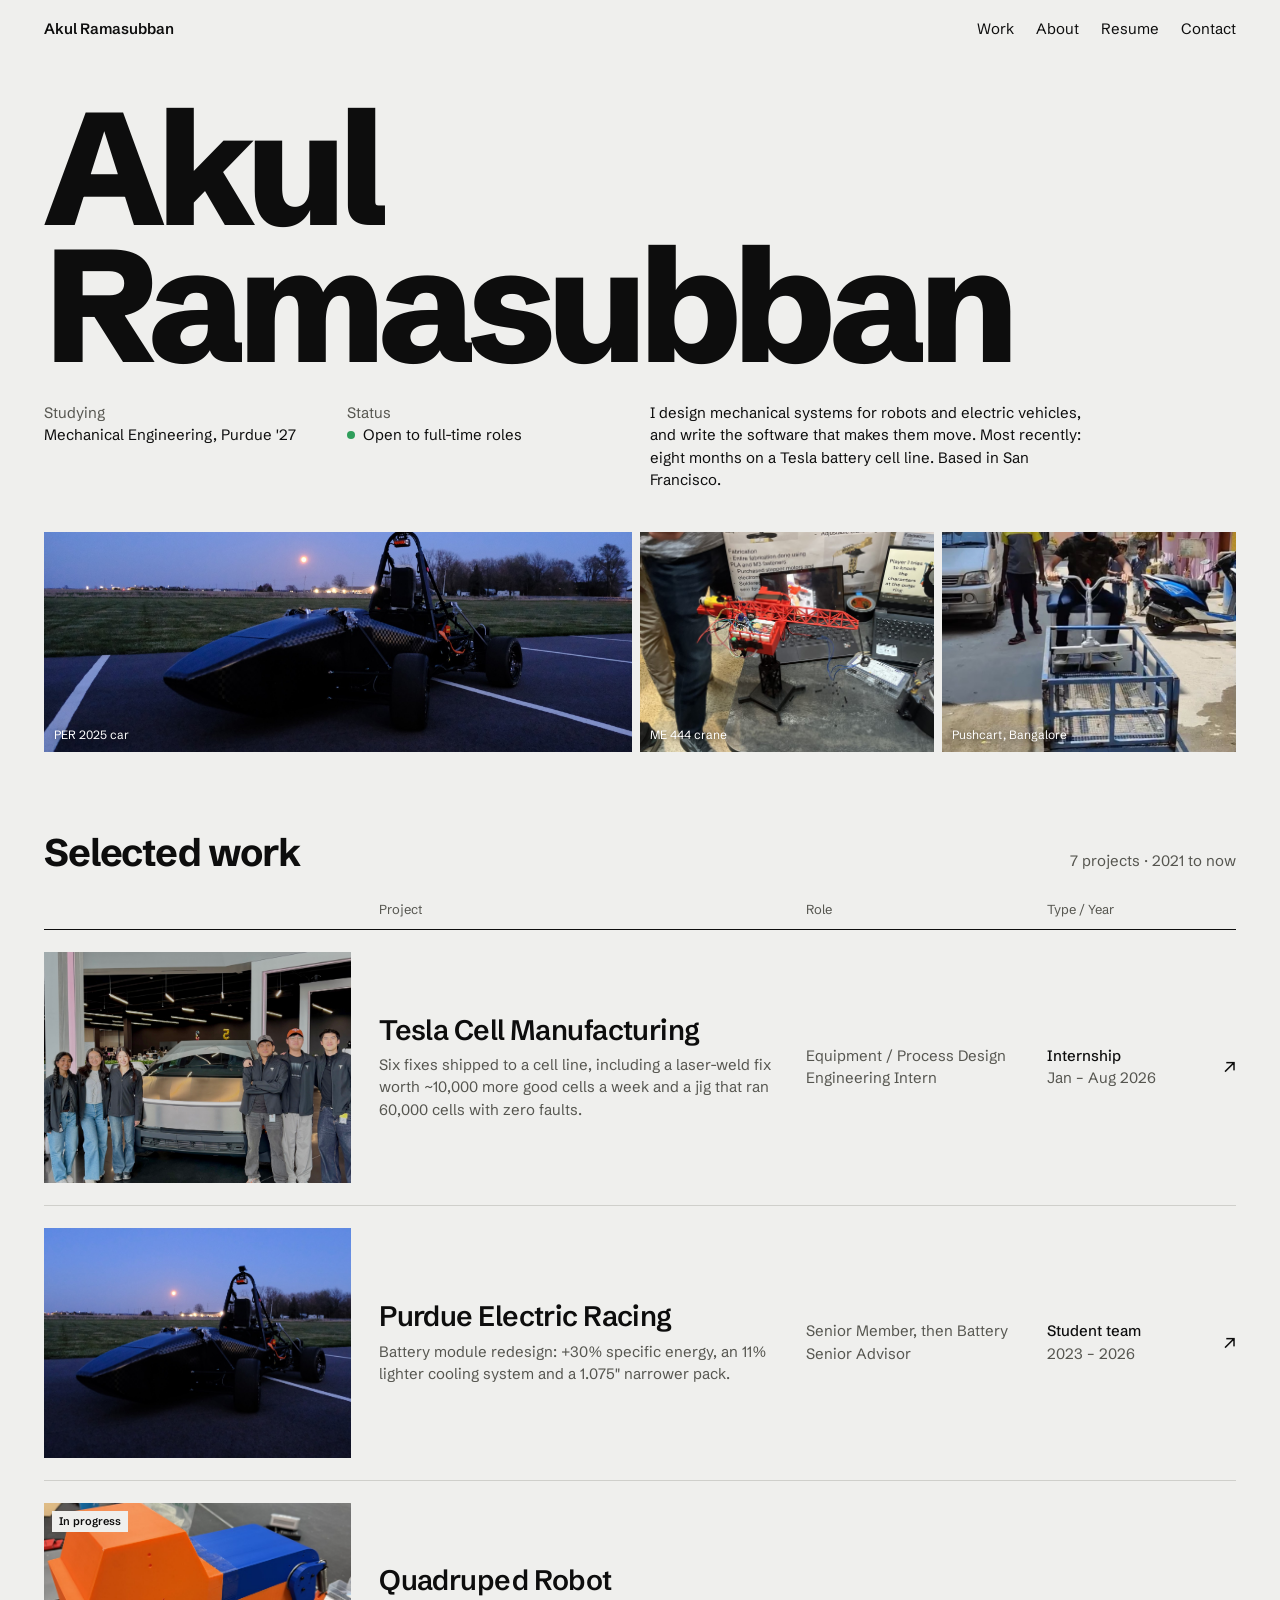
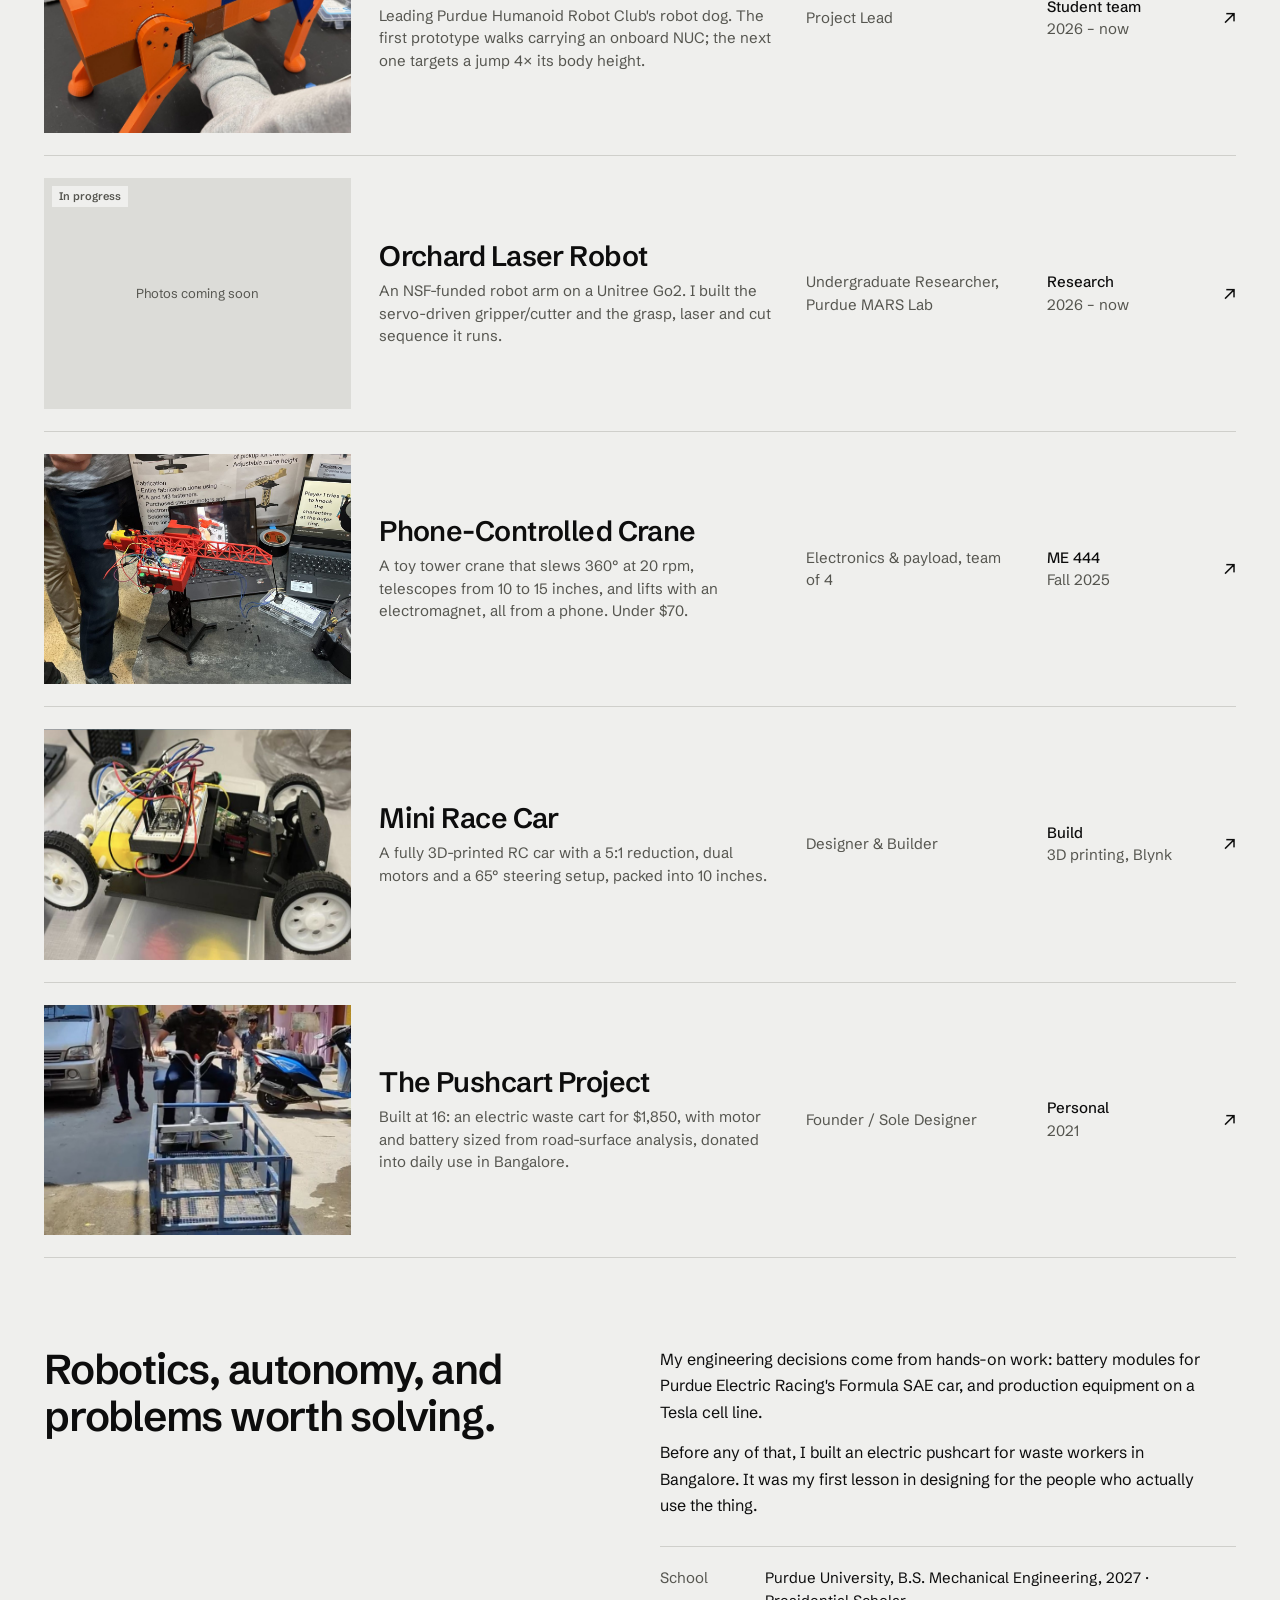
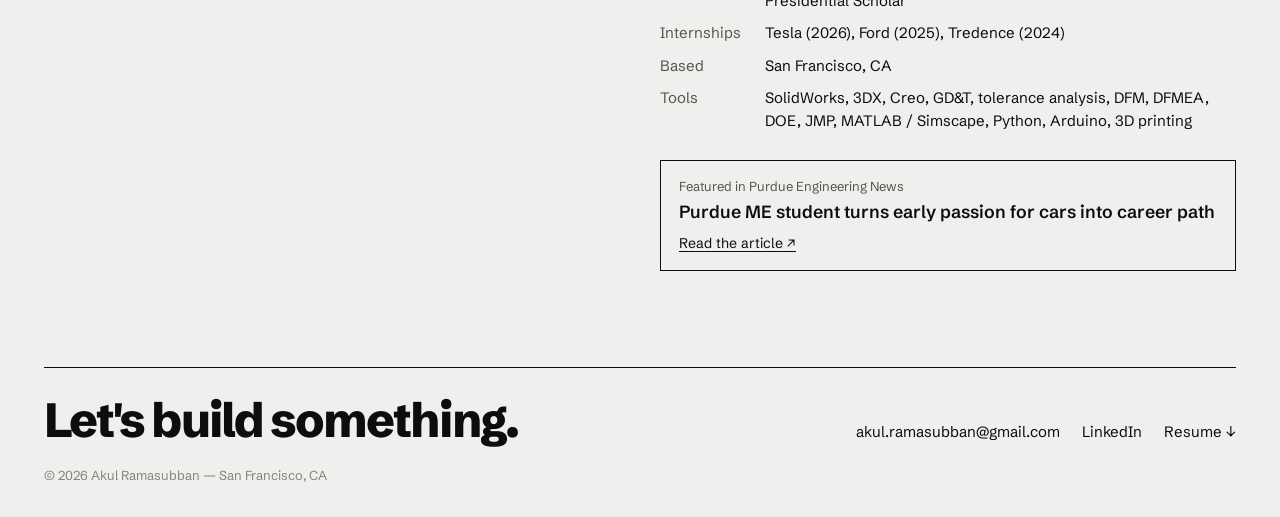
<file: index.html>
<!doctype html>
<html lang="en">
<head>
<meta charset="UTF-8">
<meta name="viewport" content="width=device-width, initial-scale=1">
<title>Akul Ramasubban — Mechanical Engineer</title>
<meta name="description" content="Mechanical engineering portfolio of Akul Ramasubban: battery systems at Tesla and Purdue Electric Racing, quadruped robots, and hardware builds.">
<meta property="og:title" content="Akul Ramasubban — Mechanical Engineer">
<meta property="og:description" content="Battery systems, robotics and hardware builds. Purdue ME '27.">
<meta property="og:image" content="assets/images/battery-pack/per-car.jpg">
<link rel="preconnect" href="https://fonts.googleapis.com">
<link rel="preconnect" href="https://fonts.gstatic.com" crossorigin>
<link href="https://fonts.googleapis.com/css2?family=Schibsted+Grotesk:wght@400;500;600;700;800&display=swap" rel="stylesheet">
<link rel="stylesheet" href="styles.css?v=7">
<script type="text/javascript">
    (function(c,l,a,r,i,t,y){
        c[a]=c[a]||function(){(c[a].q=c[a].q||[]).push(arguments)};
        t=l.createElement(r);t.async=1;t.src="https://www.clarity.ms/tag/"+i;
        y=l.getElementsByTagName(r)[0];y.parentNode.insertBefore(t,y);
    })(window, document, "clarity", "script", "yq788i6fkq");
</script>
</head>
<body>
<div class="wrap">
  <header>
    <a class="brand" href="index.html">Akul Ramasubban</a>
    <nav>
      <a href="#work">Work</a>
      <a href="#about">About</a>
      <a href="assets/resume.pdf" data-goatcounter-click="resume-download">Resume</a>
      <div class="nav-contact">
        <button class="contact-toggle" type="button" aria-haspopup="true" aria-expanded="false">Contact</button>
        <div class="contact-panel" role="menu">
          <a href="mailto:akul.ramasubban@gmail.com" data-goatcounter-click="email-click" role="menuitem">
            <svg viewBox="0 0 24 24" fill="none" stroke-width="1.6"><rect x="3" y="5" width="18" height="14" rx="1.5"/><path d="M4 6.5l8 6 8-6"/></svg>
            akul.ramasubban@gmail.com
          </a>
          <a href="tel:+16503137267" data-goatcounter-click="phone-click" role="menuitem">
            <svg viewBox="0 0 24 24" fill="none" stroke-width="1.6"><path d="M5 4h4l1.5 4-2 2c1 2.5 3 4.5 5.5 5.5l2-2 4 1.5v4c0 .8-.7 1.5-1.5 1.5C10.5 20.5 3.5 13.5 3.5 5.5 3.5 4.7 4.2 4 5 4z"/></svg>
            (650) 313-7267
          </a>
          <a href="https://www.linkedin.com/in/akulramasubban/" data-goatcounter-click="linkedin-click" target="_blank" rel="noopener" role="menuitem">
            <span class="badge">in</span>
            linkedin.com/in/akulramasubban
          </a>
        </div>
      </div>
    </nav>
  </header>

  <h1 class="name">Akul<br>Ramasubban</h1>
  <div class="sub">
    <div><span class="k">Studying</span>Mechanical Engineering, Purdue '27</div>
    <div><span class="k">Status</span><span class="status-dot" aria-hidden="true"></span>Open to full-time roles</div>
    <p>I design mechanical systems for robots and electric vehicles, and write the software that makes them move. Most recently: eight months on a Tesla battery cell line. Based in San Francisco.</p>
  </div>

  <div class="strip">
    <figure><img src="assets/images/battery-pack/per-car.jpg" style="object-position:center 60%" alt="Purdue Electric Racing's 2025 Formula SAE electric car"><figcaption>PER 2025 car</figcaption></figure>
    <figure><img src="assets/images/crane/crane-final.jpg" alt="Red 3D-printed tower crane"><figcaption>ME 444 crane</figcaption></figure>
    <figure><img src="assets/images/pushcart/cart-deployed.jpg" alt="Electric pushcart in use on a street in Bangalore"><figcaption>Pushcart, Bangalore</figcaption></figure>
  </div>

  <section class="idx" id="work">
    <div class="idx-top"><h2>Selected work</h2><span>7 projects · 2021 to now</span></div>
    <div class="idx-h"><span></span><span>Project</span><span>Role</span><span>Type / Year</span><span></span></div>

    <a class="row" href="projects/tesla.html">
      <span class="mini"><img src="assets/images/tesla/tesla-team.jpg" style="object-position:center 70%" alt="Akul with friends at Tesla" loading="lazy"></span>
      <span class="info"><span class="t">Tesla Cell Manufacturing</span><span class="d">Six fixes shipped to a cell line, including a laser-weld fix worth ~10,000 more good cells a week and a jig that ran 60,000 cells with zero faults.</span></span>
      <span class="r">Equipment / Process Design Engineering Intern</span>
      <span class="y"><b>Internship</b>Jan – Aug 2026</span>
      <span class="ar" aria-hidden="true">↗</span>
    </a>

    <a class="row" href="projects/battery-pack.html">
      <span class="mini"><img src="assets/images/battery-pack/per-car.jpg" style="object-position:center 60%" alt="PER 2025 car" loading="lazy"></span>
      <span class="info"><span class="t">Purdue Electric Racing</span><span class="d">Battery module redesign: +30% specific energy, an 11% lighter cooling system and a 1.075″ narrower pack.</span></span>
      <span class="r">Senior Member, then Battery Senior Advisor</span>
      <span class="y"><b>Student team</b>2023 – 2026</span>
      <span class="ar" aria-hidden="true">↗</span>
    </a>

    <a class="row" href="projects/quadruped.html">
      <span class="mini"><img src="assets/images/quadruped/quadruped-built.jpg" style="object-position:center 60%" alt="Assembled quadruped robot prototype" loading="lazy"><span class="tag">In progress</span></span>
      <span class="info"><span class="t">Quadruped Robot</span><span class="d">Leading Purdue Humanoid Robot Club's robot dog. The first prototype walks carrying an onboard NUC; the next one targets a jump 4× its body height.</span></span>
      <span class="r">Project Lead</span>
      <span class="y"><b>Student team</b>2026 – now</span>
      <span class="ar" aria-hidden="true">↗</span>
    </a>

    <a class="row" href="projects/orchard-robot.html">
      <span class="mini soon">Photos coming soon<span class="tag">In progress</span></span>
      <span class="info"><span class="t">Orchard Laser Robot</span><span class="d">An NSF-funded robot arm on a Unitree Go2. I built the servo-driven gripper/cutter and the grasp, laser and cut sequence it runs.</span></span>
      <span class="r">Undergraduate Researcher, Purdue MARS Lab</span>
      <span class="y"><b>Research</b>2026 – now</span>
      <span class="ar" aria-hidden="true">↗</span>
    </a>

    <a class="row" href="projects/crane.html">
      <span class="mini"><img src="assets/images/crane/crane-final.jpg" style="object-position:center 45%" alt="3D-printed tower crane" loading="lazy"></span>
      <span class="info"><span class="t">Phone-Controlled Crane</span><span class="d">A toy tower crane that slews 360° at 20 rpm, telescopes from 10 to 15 inches, and lifts with an electromagnet, all from a phone. Under $70.</span></span>
      <span class="r">Electronics &amp; payload, team of 4</span>
      <span class="y"><b>ME 444</b>Fall 2025</span>
      <span class="ar" aria-hidden="true">↗</span>
    </a>

    <a class="row" href="projects/racecar.html">
      <span class="mini"><img src="assets/images/racecar/racecar.jpg" alt="3D-printed RC race car" loading="lazy"></span>
      <span class="info"><span class="t">Mini Race Car</span><span class="d">A fully 3D-printed RC car with a 5:1 reduction, dual motors and a 65° steering setup, packed into 10 inches.</span></span>
      <span class="r">Designer &amp; Builder</span>
      <span class="y"><b>Build</b>3D printing, Blynk</span>
      <span class="ar" aria-hidden="true">↗</span>
    </a>

    <a class="row" href="projects/pushcart.html">
      <span class="mini"><img src="assets/images/pushcart/cart-deployed.jpg" alt="Electric pushcart in Bangalore" loading="lazy"></span>
      <span class="info"><span class="t">The Pushcart Project</span><span class="d">Built at 16: an electric waste cart for $1,850, with motor and battery sized from road-surface analysis, donated into daily use in Bangalore.</span></span>
      <span class="r">Founder / Sole Designer</span>
      <span class="y"><b>Personal</b>2021</span>
      <span class="ar" aria-hidden="true">↗</span>
    </a>
  </section>

  <section class="about" id="about">
    <p class="big">Robotics, autonomy, and problems worth solving.</p>
    <div>
      <p>My engineering decisions come from hands-on work: battery modules for Purdue Electric Racing's Formula SAE car, and production equipment on a Tesla cell line.</p>
      <p>Before any of that, I built an electric pushcart for waste workers in Bangalore. It was my first lesson in designing for the people who actually use the thing.</p>
      <dl class="facts">
        <dt>School</dt><dd>Purdue University, B.S. Mechanical Engineering, 2027 · Presidential Scholar</dd>
        <dt>Internships</dt><dd>Tesla (2026), Ford (2025), Tredence (2024)</dd>
        <dt>Based</dt><dd>San Francisco, CA</dd>
        <dt>Tools</dt><dd>SolidWorks, 3DX, Creo, GD&amp;T, tolerance analysis, DFM, DFMEA, DOE, JMP, MATLAB / Simscape, Python, Arduino, 3D printing</dd>
      </dl>
      <a class="press-card" href="https://engineering.purdue.edu/Engr/AboutUs/News/Features/2025/2026-0710-Purdue-ME-student-turns-early-passion-for-cars-into-career-path" data-goatcounter-click="press-purdue-about" target="_blank" rel="noopener">
        <span class="press-k">Featured in Purdue Engineering News</span>
        <span class="press-title">Purdue ME student turns early passion for cars into career path</span>
        <span class="press-cta">Read the article ↗</span>
      </a>
    </div>
  </section>

  <footer id="contact">
    <div class="fgrid">
      <div class="brand">Let's build something.</div>
      <div class="flinks">
        <a href="mailto:akul.ramasubban@gmail.com" data-goatcounter-click="email-click">akul.ramasubban@gmail.com</a>
        <a href="https://www.linkedin.com/in/akulramasubban/" data-goatcounter-click="linkedin-click">LinkedIn</a>
        <a href="assets/resume.pdf" data-goatcounter-click="resume-download">Resume ↓</a>
      </div>
    </div>
    <div class="fprint">© 2026 Akul Ramasubban — San Francisco, CA</div>
  </footer>
</div>
<script src="script.js?v=7"></script>
<script data-goatcounter="https://akram.goatcounter.com/count" async src="//gc.zgo.at/count.js"></script>
</body>
</html>
</file>
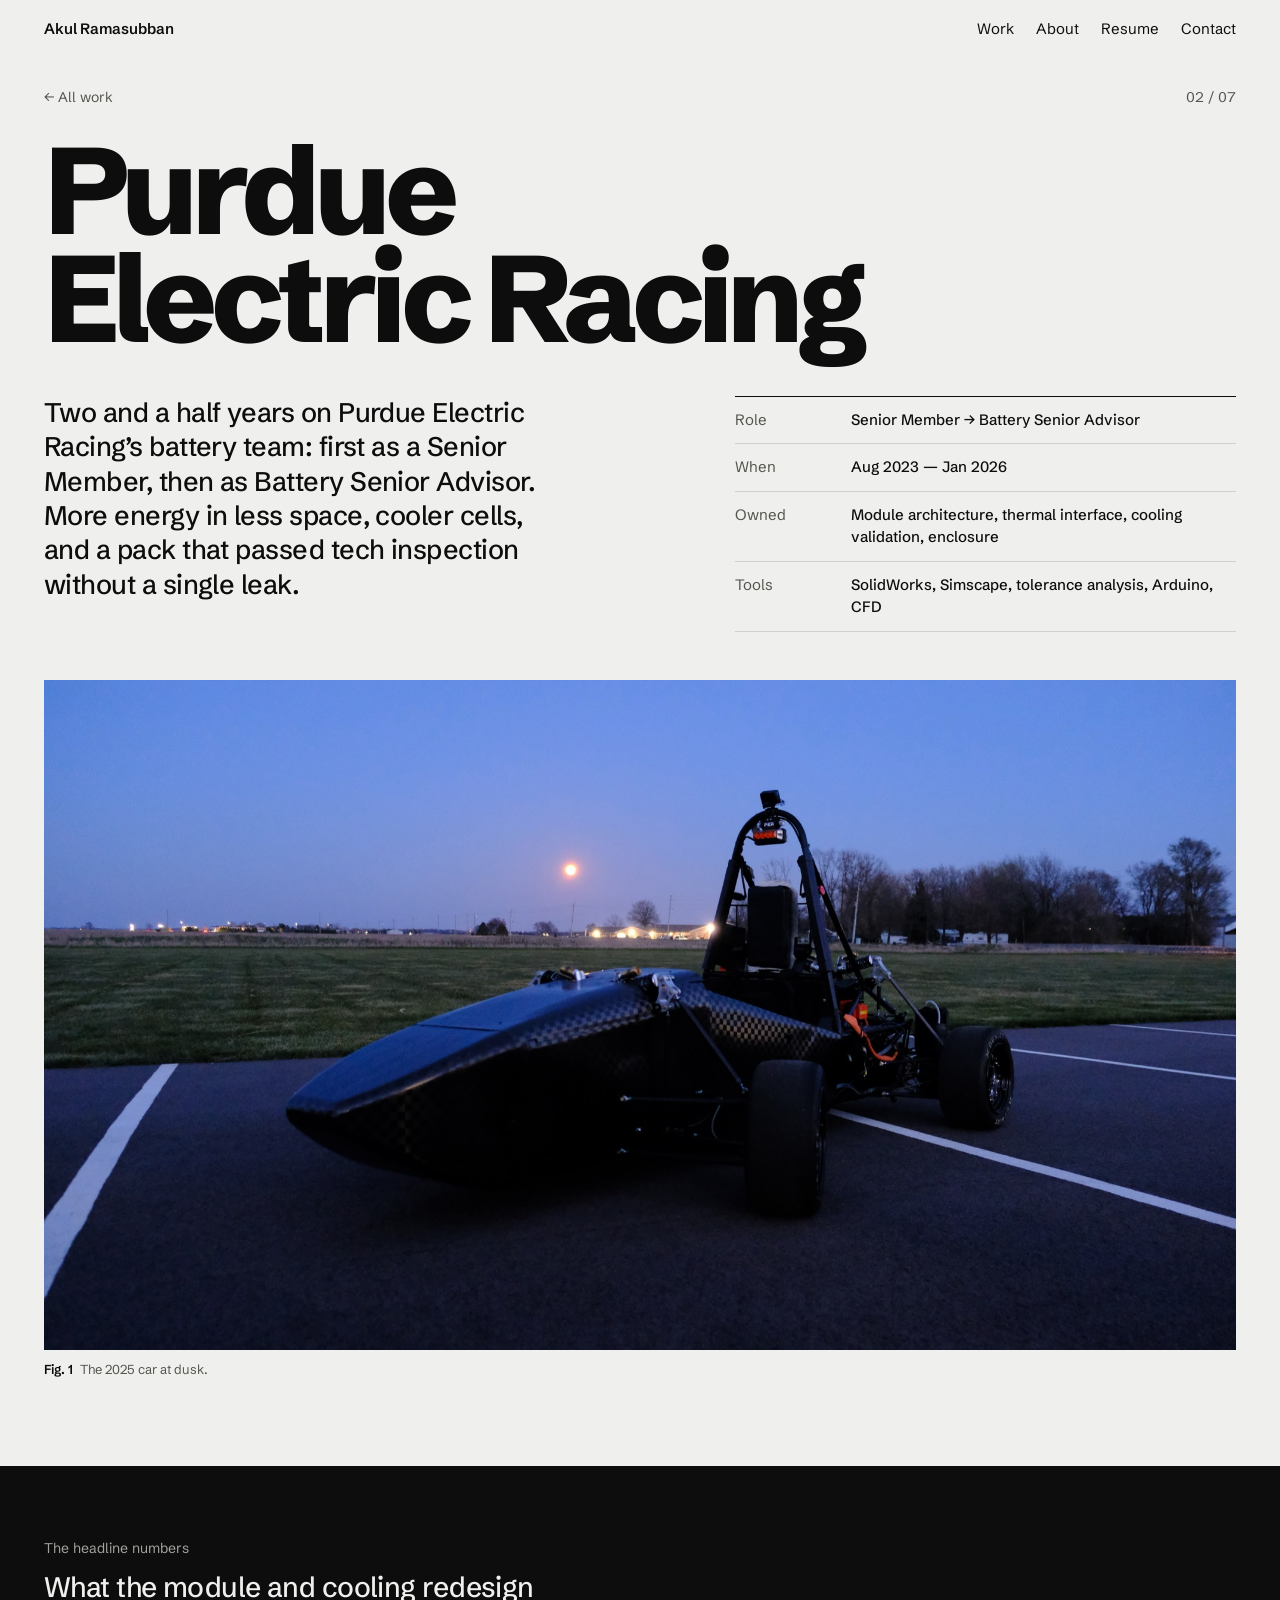
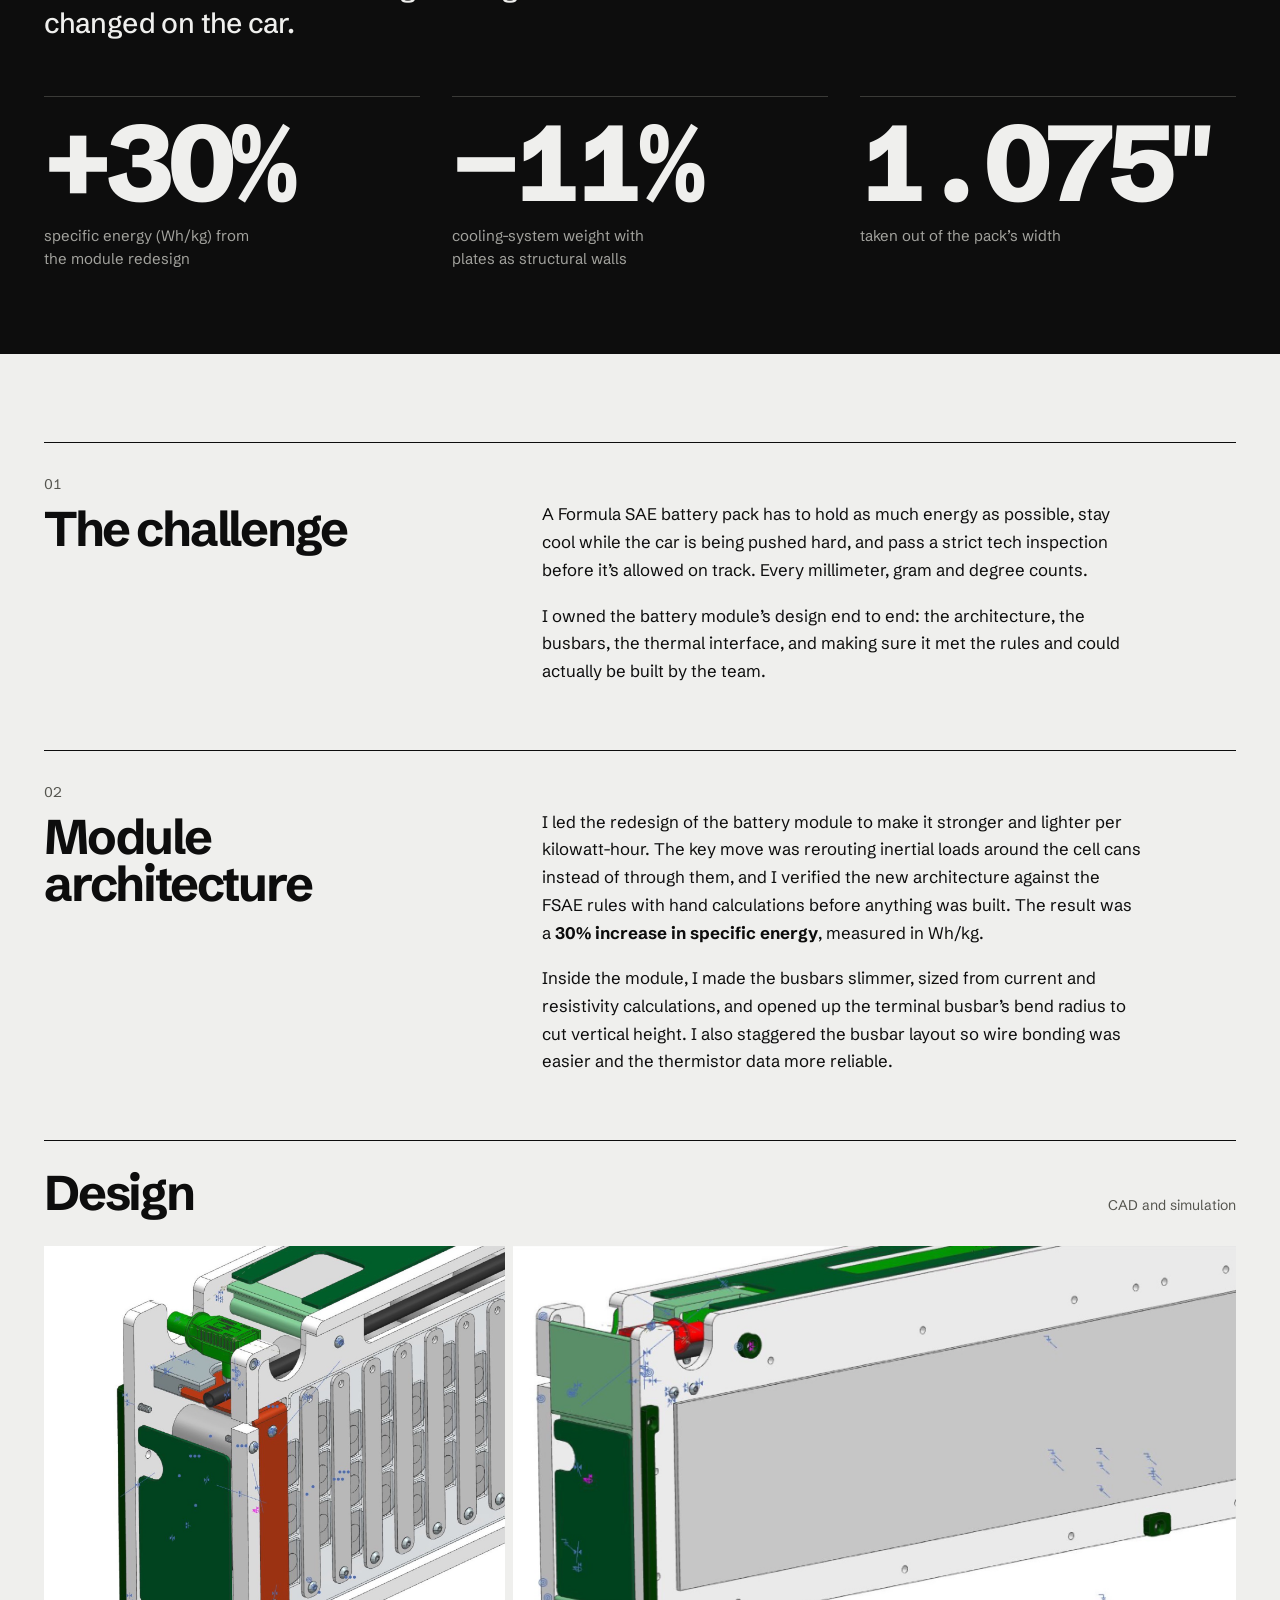
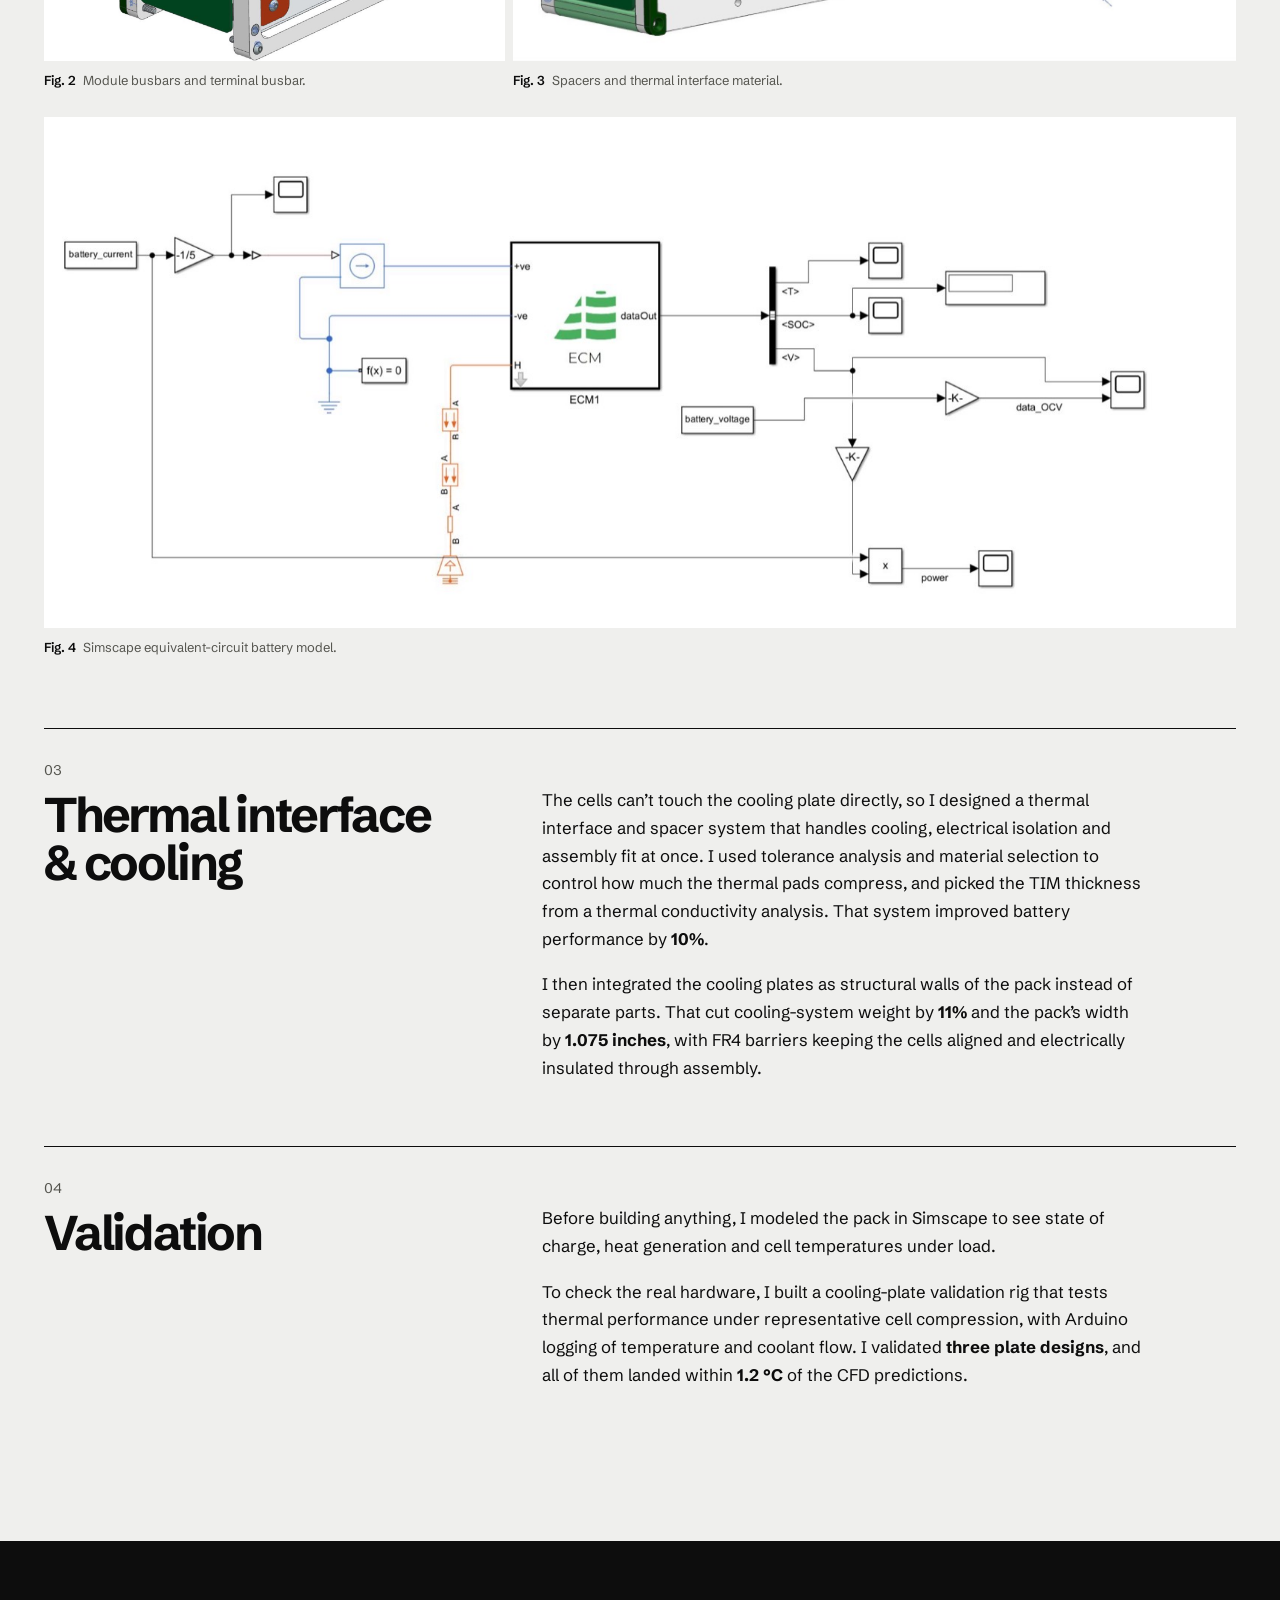
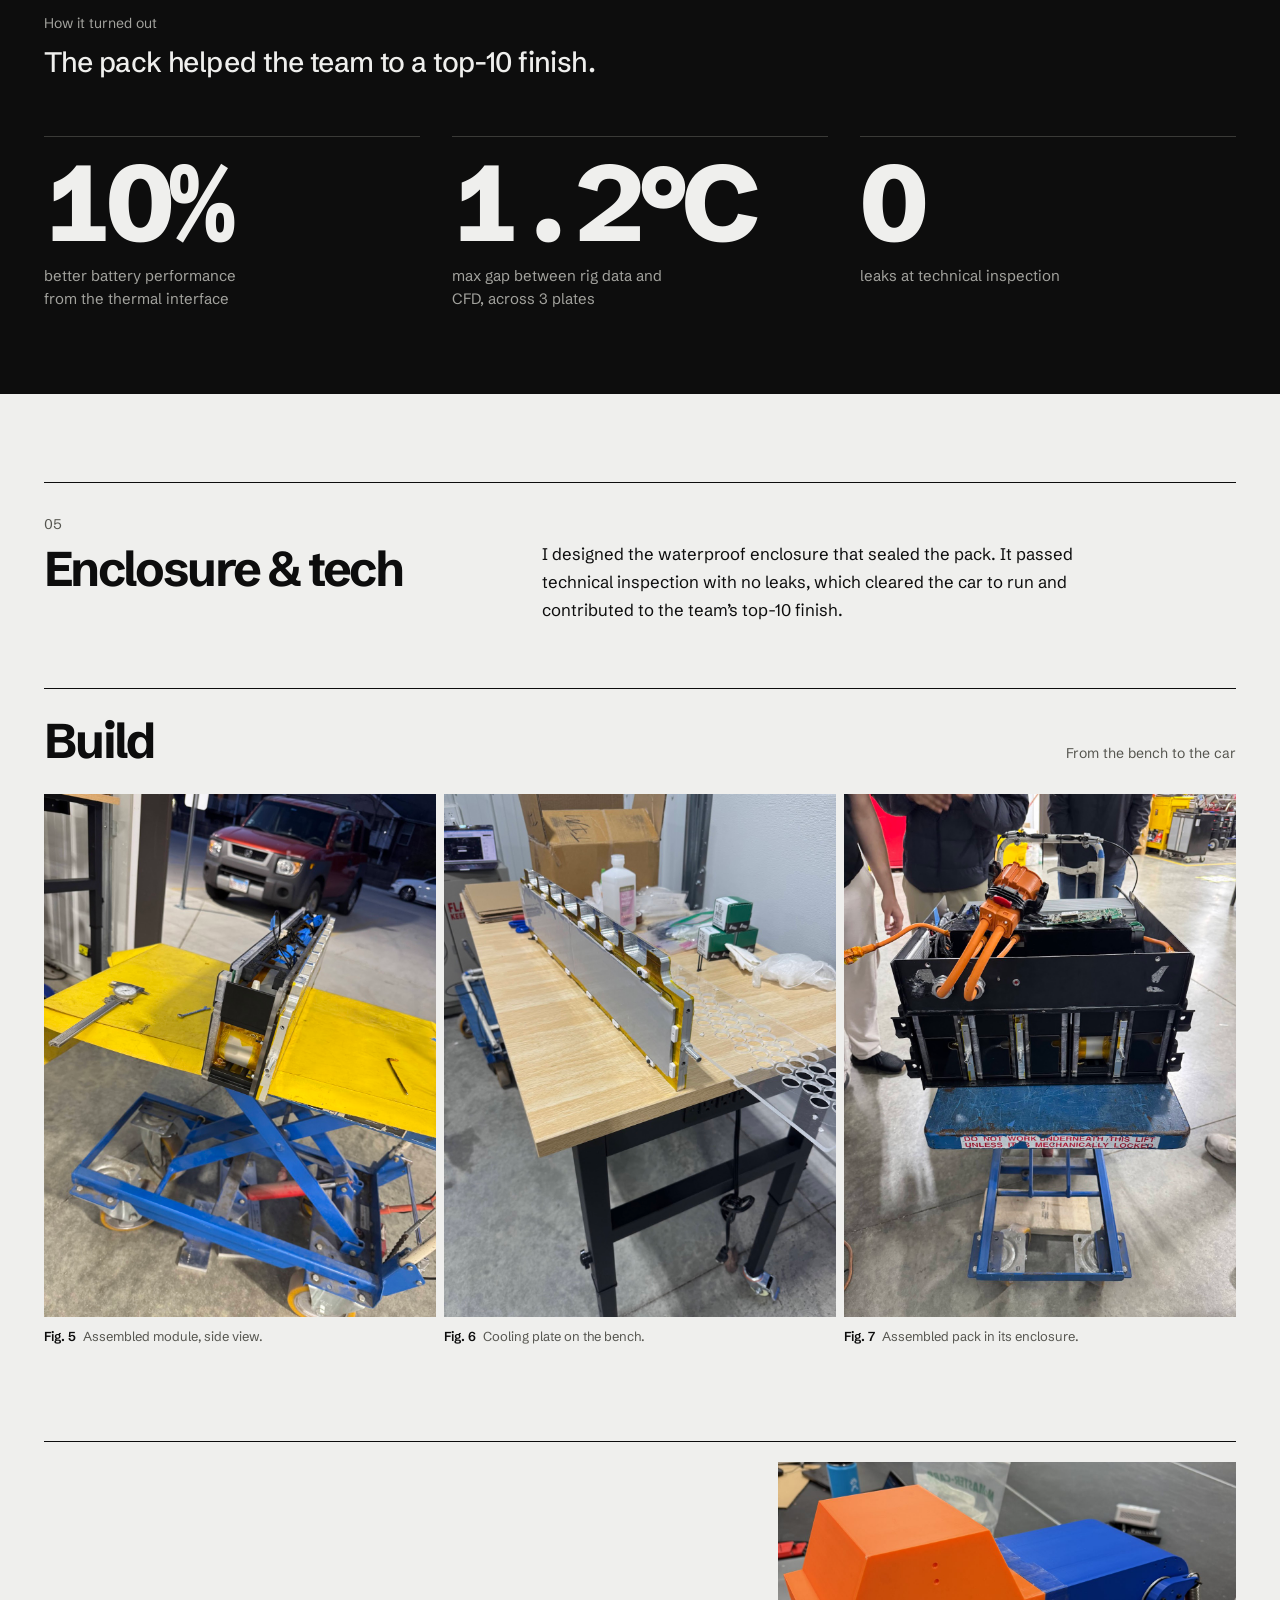
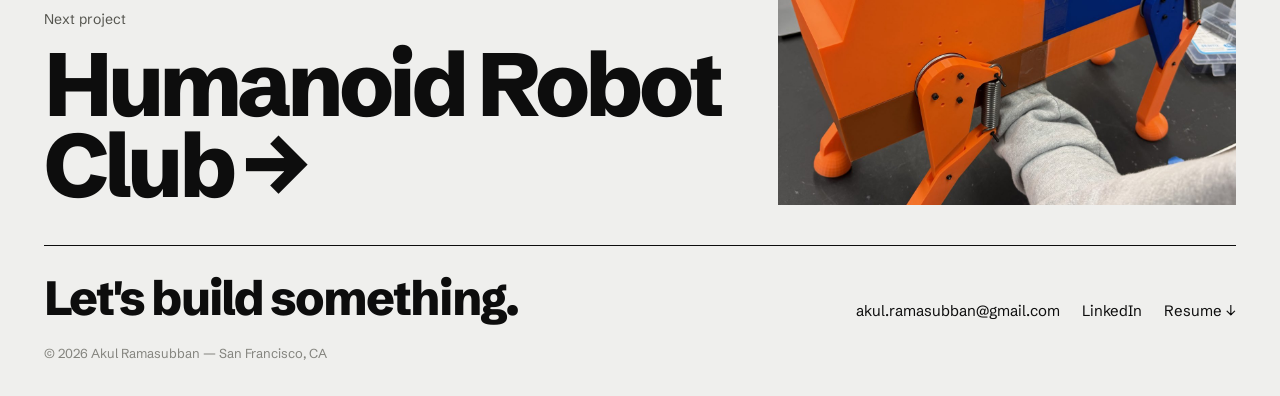
<file: projects/battery-pack.html>
<!doctype html>
<html lang="en">
<head>
<meta charset="UTF-8">
<meta name="viewport" content="width=device-width, initial-scale=1">
<title>Purdue Electric Racing — Akul Ramasubban</title>
<meta name="description" content="Purdue Electric Racing battery team, Senior Member to Senior Advisor: +30% specific energy, 11% lighter cooling, 1.075 in narrower pack.">
<meta property="og:title" content="Purdue Electric Racing — Akul Ramasubban">
<meta property="og:description" content="Purdue Electric Racing battery team, Senior Member to Senior Advisor: +30% specific energy, 11% lighter cooling, 1.075 in narrower pack.">
<link rel="preconnect" href="https://fonts.googleapis.com">
<link rel="preconnect" href="https://fonts.gstatic.com" crossorigin>
<link href="https://fonts.googleapis.com/css2?family=Schibsted+Grotesk:wght@400;500;600;700;800&display=swap" rel="stylesheet">
<link rel="stylesheet" href="../styles.css?v=7">
<script type="text/javascript">
    (function(c,l,a,r,i,t,y){
        c[a]=c[a]||function(){(c[a].q=c[a].q||[]).push(arguments)};
        t=l.createElement(r);t.async=1;t.src="https://www.clarity.ms/tag/"+i;
        y=l.getElementsByTagName(r)[0];y.parentNode.insertBefore(t,y);
    })(window, document, "clarity", "script", "yq788i6fkq");
</script>
</head>
<body>
<div class="wrap">
  <header>
    <a class="brand" href="../index.html">Akul Ramasubban</a>
    <nav>
      <a href="../index.html#work">Work</a>
      <a href="../index.html#about">About</a>
      <a href="../assets/resume.pdf" data-goatcounter-click="resume-download">Resume</a>
      <div class="nav-contact">
        <button class="contact-toggle" type="button" aria-haspopup="true" aria-expanded="false">Contact</button>
        <div class="contact-panel" role="menu">
          <a href="mailto:akul.ramasubban@gmail.com" data-goatcounter-click="email-click" role="menuitem">
            <svg viewBox="0 0 24 24" fill="none" stroke-width="1.6"><rect x="3" y="5" width="18" height="14" rx="1.5"/><path d="M4 6.5l8 6 8-6"/></svg>
            akul.ramasubban@gmail.com
          </a>
          <a href="tel:+16503137267" data-goatcounter-click="phone-click" role="menuitem">
            <svg viewBox="0 0 24 24" fill="none" stroke-width="1.6"><path d="M5 4h4l1.5 4-2 2c1 2.5 3 4.5 5.5 5.5l2-2 4 1.5v4c0 .8-.7 1.5-1.5 1.5C10.5 20.5 3.5 13.5 3.5 5.5 3.5 4.7 4.2 4 5 4z"/></svg>
            (650) 313-7267
          </a>
          <a href="https://www.linkedin.com/in/akulramasubban/" data-goatcounter-click="linkedin-click" target="_blank" rel="noopener" role="menuitem">
            <span class="badge">in</span>
            linkedin.com/in/akulramasubban
          </a>
        </div>
      </div>
    </nav>
  </header>

  <div class="cs-bar"><a href="../index.html#work">← All work</a><span class="ix">02 / 07</span></div>
  <h1 class="cs-title">Purdue Electric Racing</h1>
  <div class="cs-intro">
    <p class="cs-lede">Two and a half years on Purdue Electric Racing&rsquo;s battery team: first as a Senior Member, then as Battery Senior Advisor. More energy in less space, cooler cells, and a pack that passed tech inspection without a single leak.</p>
    <dl class="cs-spec"><div><dt>Role</dt><dd>Senior Member &rarr; Battery Senior Advisor</dd></div><div><dt>When</dt><dd>Aug 2023 — Jan 2026</dd></div><div><dt>Owned</dt><dd>Module architecture, thermal interface, cooling validation, enclosure</dd></div><div><dt>Tools</dt><dd>SolidWorks, Simscape, tolerance analysis, Arduino, CFD</dd></div></dl>
  </div>
    <div class="cs-row cs-hero">
      <figure style="--ar:1.778"><a class="ph" href="../assets/images/battery-pack/per-car.jpg"><img src="../assets/images/battery-pack/per-car.jpg" alt="Purdue Electric Racing's 2025 Formula SAE electric car at dusk"></a><figcaption><b>Fig. 1</b> The 2025 car at dusk.</figcaption></figure>
    </div>

  <section class="cs-band">
    <div class="k">The headline numbers</div>
    <p class="note">What the module and cooling redesign changed on the car.</p>
    <div class="cs-nums"><div><b>+30%</b><span>specific energy (Wh/kg) from the module redesign</span></div><div><b>&minus;11%</b><span>cooling-system weight with plates as structural walls</span></div><div><b>1.075&Prime;</b><span>taken out of the pack&rsquo;s width</span></div></div>
  </section>

  <section class="cs-ch">
    <div class="cs-ch-h"><span>01</span><h2>The challenge</h2></div>
    <div class="cs-ch-b"><p>A Formula SAE battery pack has to hold as much energy as possible, stay cool while the
        car is being pushed hard, and pass a strict tech inspection before it&rsquo;s allowed on
        track. Every millimeter, gram and degree counts.</p>
      <p>I owned the battery module&rsquo;s design end to end: the architecture,
        the busbars, the thermal interface, and making sure it met the rules and could actually be
        built by the team.</p></div>
  </section>

  <section class="cs-ch">
    <div class="cs-ch-h"><span>02</span><h2>Module architecture</h2></div>
    <div class="cs-ch-b"><p>I led the redesign of the battery module to make it stronger and lighter per kilowatt-hour.
        The key move was rerouting inertial loads around the cell cans instead of through them, and I
        verified the new architecture against the FSAE rules with hand calculations before anything was
        built. The result was a <strong>30% increase in specific energy</strong>, measured in Wh/kg.</p>
      <p>Inside the module, I made the busbars slimmer, sized from current and resistivity calculations,
        and opened up the terminal busbar&rsquo;s bend radius to cut vertical height. I also staggered
        the busbar layout so wire bonding was easier and the thermistor data more reliable.</p></div>
  </section>

  <section class="cs-media">
    <div class="cs-media-h"><h2>Design</h2><span>CAD and simulation</span></div>
    <div class="cs-row">
      <figure style="--ar:1.112"><a class="ph" href="../assets/images/battery-pack/busbar-cad.jpg"><img src="../assets/images/battery-pack/busbar-cad.jpg" alt="CAD of battery module showing terminal busbar and staggered busbars" loading="lazy"></a><figcaption><b>Fig. 2</b> Module busbars and terminal busbar.</figcaption></figure>
      <figure style="--ar:1.741"><a class="ph" href="../assets/images/battery-pack/spacers-tim-cad.jpg"><img src="../assets/images/battery-pack/spacers-tim-cad.jpg" alt="CAD of battery module showing spacers and thermal interface material layer" loading="lazy"></a><figcaption><b>Fig. 3</b> Spacers and thermal interface material.</figcaption></figure>
    </div>
    <div class="cs-row">
      <figure style="--ar:2.332"><a class="ph" href="../assets/images/battery-pack/simscape-model.jpg"><img src="../assets/images/battery-pack/simscape-model.jpg" alt="Simscape equivalent-circuit battery model block diagram" loading="lazy"></a><figcaption><b>Fig. 4</b> Simscape equivalent-circuit battery model.</figcaption></figure>
    </div>
  </section>

  <section class="cs-ch">
    <div class="cs-ch-h"><span>03</span><h2>Thermal interface &amp; cooling</h2></div>
    <div class="cs-ch-b"><p>The cells can&rsquo;t touch the cooling plate directly, so I designed a thermal interface and
        spacer system that handles cooling, electrical isolation and assembly fit at once. I used
        tolerance analysis and material selection to control how much the thermal pads compress,
        and picked the TIM thickness from a thermal conductivity analysis. That system improved
        battery performance by <strong>10%</strong>.</p>
      <p>I then integrated the cooling plates as structural walls of the pack instead of separate
        parts. That cut cooling-system weight by <strong>11%</strong> and the pack&rsquo;s width by
        <strong>1.075 inches</strong>, with FR4 barriers keeping the cells aligned and electrically
        insulated through assembly.</p></div>
  </section>

  <section class="cs-ch">
    <div class="cs-ch-h"><span>04</span><h2>Validation</h2></div>
    <div class="cs-ch-b"><p>Before building anything, I modeled the pack in Simscape to see state of charge, heat
        generation and cell temperatures under load.</p>
      <p>To check the real hardware, I built a cooling-plate validation rig that tests thermal
        performance under representative cell compression, with Arduino logging of temperature and
        coolant flow. I validated <strong>three plate designs</strong>, and all of them landed within
        <strong>1.2 &deg;C</strong> of the CFD predictions.</p></div>
  </section>

  <section class="cs-band">
    <div class="k">How it turned out</div>
    <p class="note">The pack helped the team to a top-10 finish.</p>
    <div class="cs-nums"><div><b>10%</b><span>better battery performance from the thermal interface</span></div><div><b>1.2&deg;C</b><span>max gap between rig data and CFD, across 3 plates</span></div><div><b>0</b><span>leaks at technical inspection</span></div></div>
  </section>

  <section class="cs-ch">
    <div class="cs-ch-h"><span>05</span><h2>Enclosure &amp; tech</h2></div>
    <div class="cs-ch-b"><p>I designed the waterproof enclosure that sealed the pack. It passed technical inspection
        with no leaks, which cleared the car to run and contributed to the team&rsquo;s top-10 finish.</p></div>
  </section>

  <section class="cs-media">
    <div class="cs-media-h"><h2>Build</h2><span>From the bench to the car</span></div>
    <div class="cs-row">
      <figure style="--ar:0.75"><a class="ph" href="../assets/images/battery-pack/module-assembled.jpg"><img src="../assets/images/battery-pack/module-assembled.jpg" alt="Assembled battery module on a lift table" loading="lazy"></a><figcaption><b>Fig. 5</b> Assembled module, side view.</figcaption></figure>
      <figure style="--ar:0.75"><a class="ph" href="../assets/images/battery-pack/cooling-plate.jpg"><img src="../assets/images/battery-pack/cooling-plate.jpg" alt="Battery module cooling plate on a workbench" loading="lazy"></a><figcaption><b>Fig. 6</b> Cooling plate on the bench.</figcaption></figure>
      <figure style="--ar:0.75"><a class="ph" href="../assets/images/battery-pack/pack-enclosure.jpg"><img src="../assets/images/battery-pack/pack-enclosure.jpg" alt="Assembled battery pack in its enclosure on a lift cart" style="object-position:center 40%" loading="lazy"></a><figcaption><b>Fig. 7</b> Assembled pack in its enclosure.</figcaption></figure>
    </div>
  </section>

  <a class="cs-next" href="quadruped.html">
    <span><span class="k">Next project</span><span class="t">Humanoid Robot Club <span class="ar">→</span></span></span>
    <span class="ph"><img src="../assets/images/quadruped/quadruped-built.jpg" alt="" loading="lazy"></span>
  </a>

  <footer id="contact">
    <div class="fgrid">
      <div class="brand">Let's build something.</div>
      <div class="flinks">
        <a href="mailto:akul.ramasubban@gmail.com" data-goatcounter-click="email-click">akul.ramasubban@gmail.com</a>
        <a href="https://www.linkedin.com/in/akulramasubban/" data-goatcounter-click="linkedin-click">LinkedIn</a>
        <a href="../assets/resume.pdf" data-goatcounter-click="resume-download">Resume ↓</a>
      </div>
    </div>
    <div class="fprint">© 2026 Akul Ramasubban — San Francisco, CA</div>
  </footer>
</div>
<script src="../script.js?v=7"></script>
<script data-goatcounter="https://akram.goatcounter.com/count" async src="//gc.zgo.at/count.js"></script>
</body>
</html>
</file>
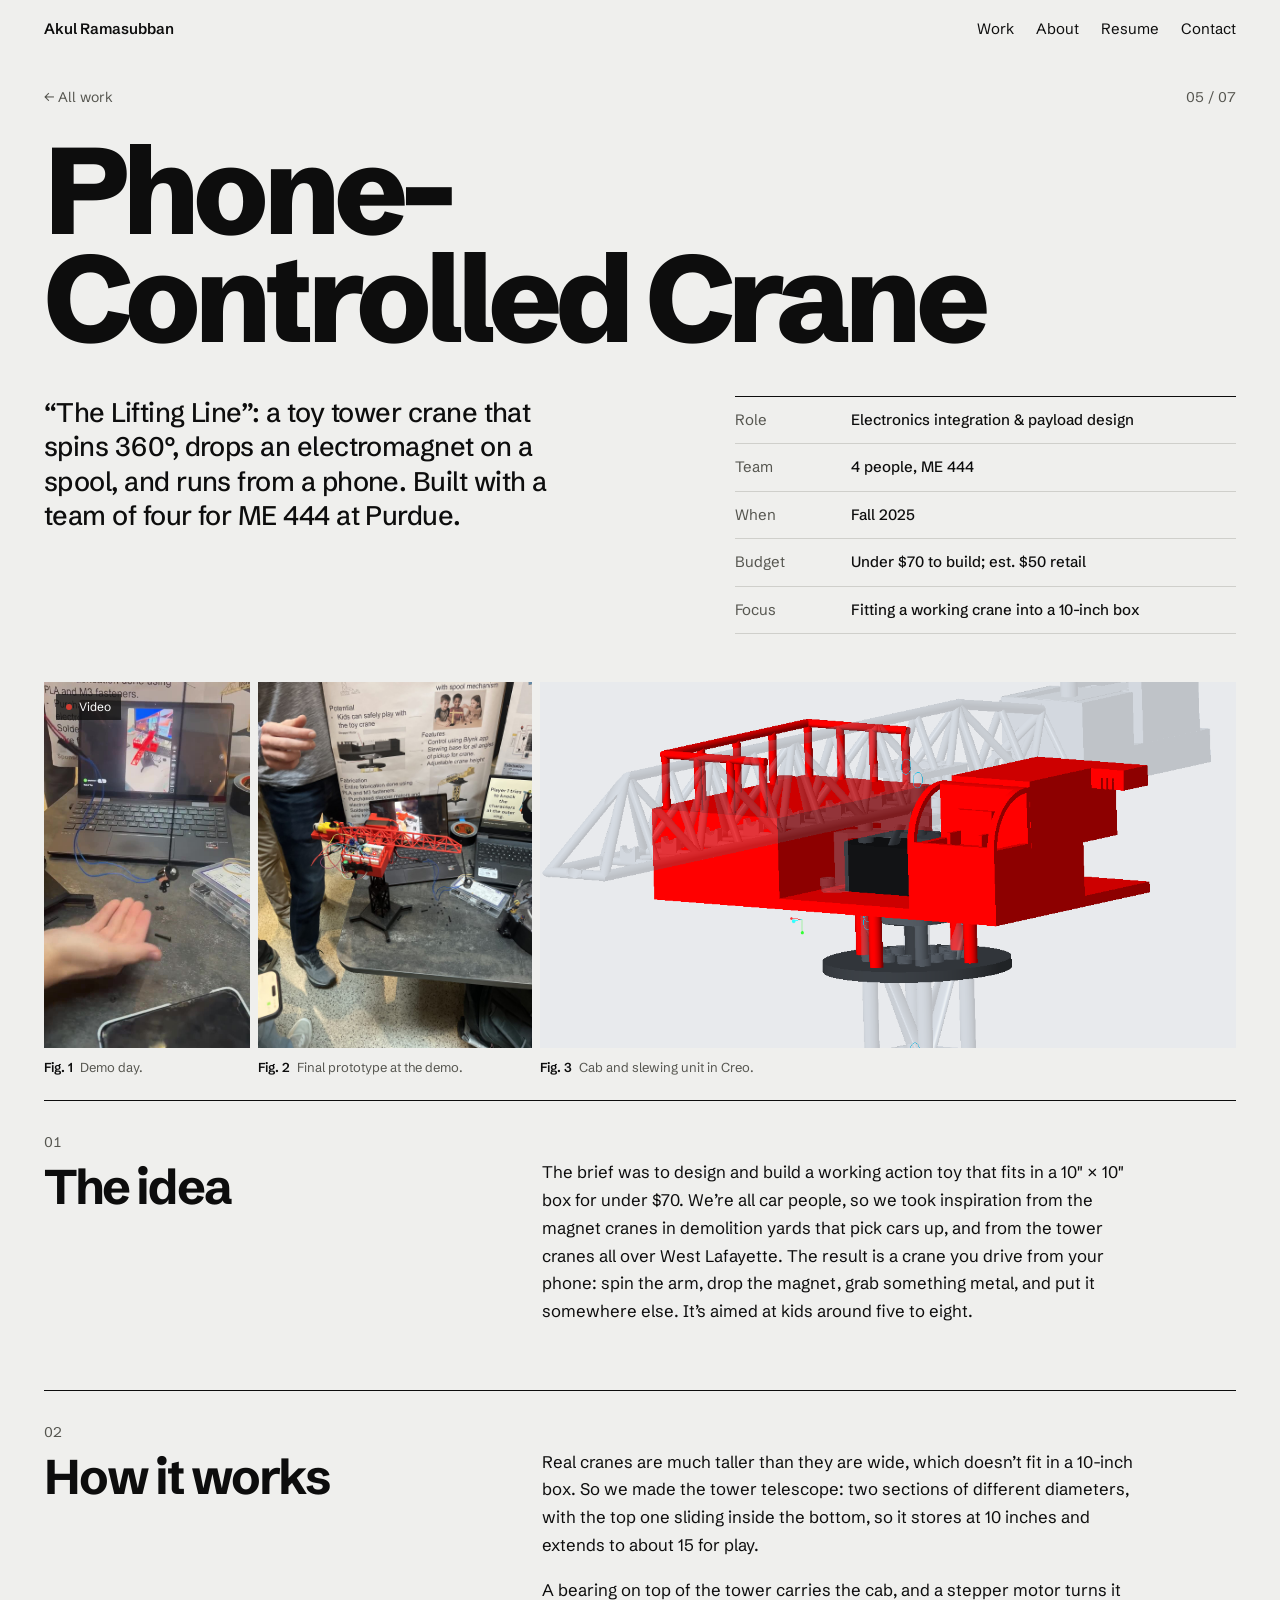
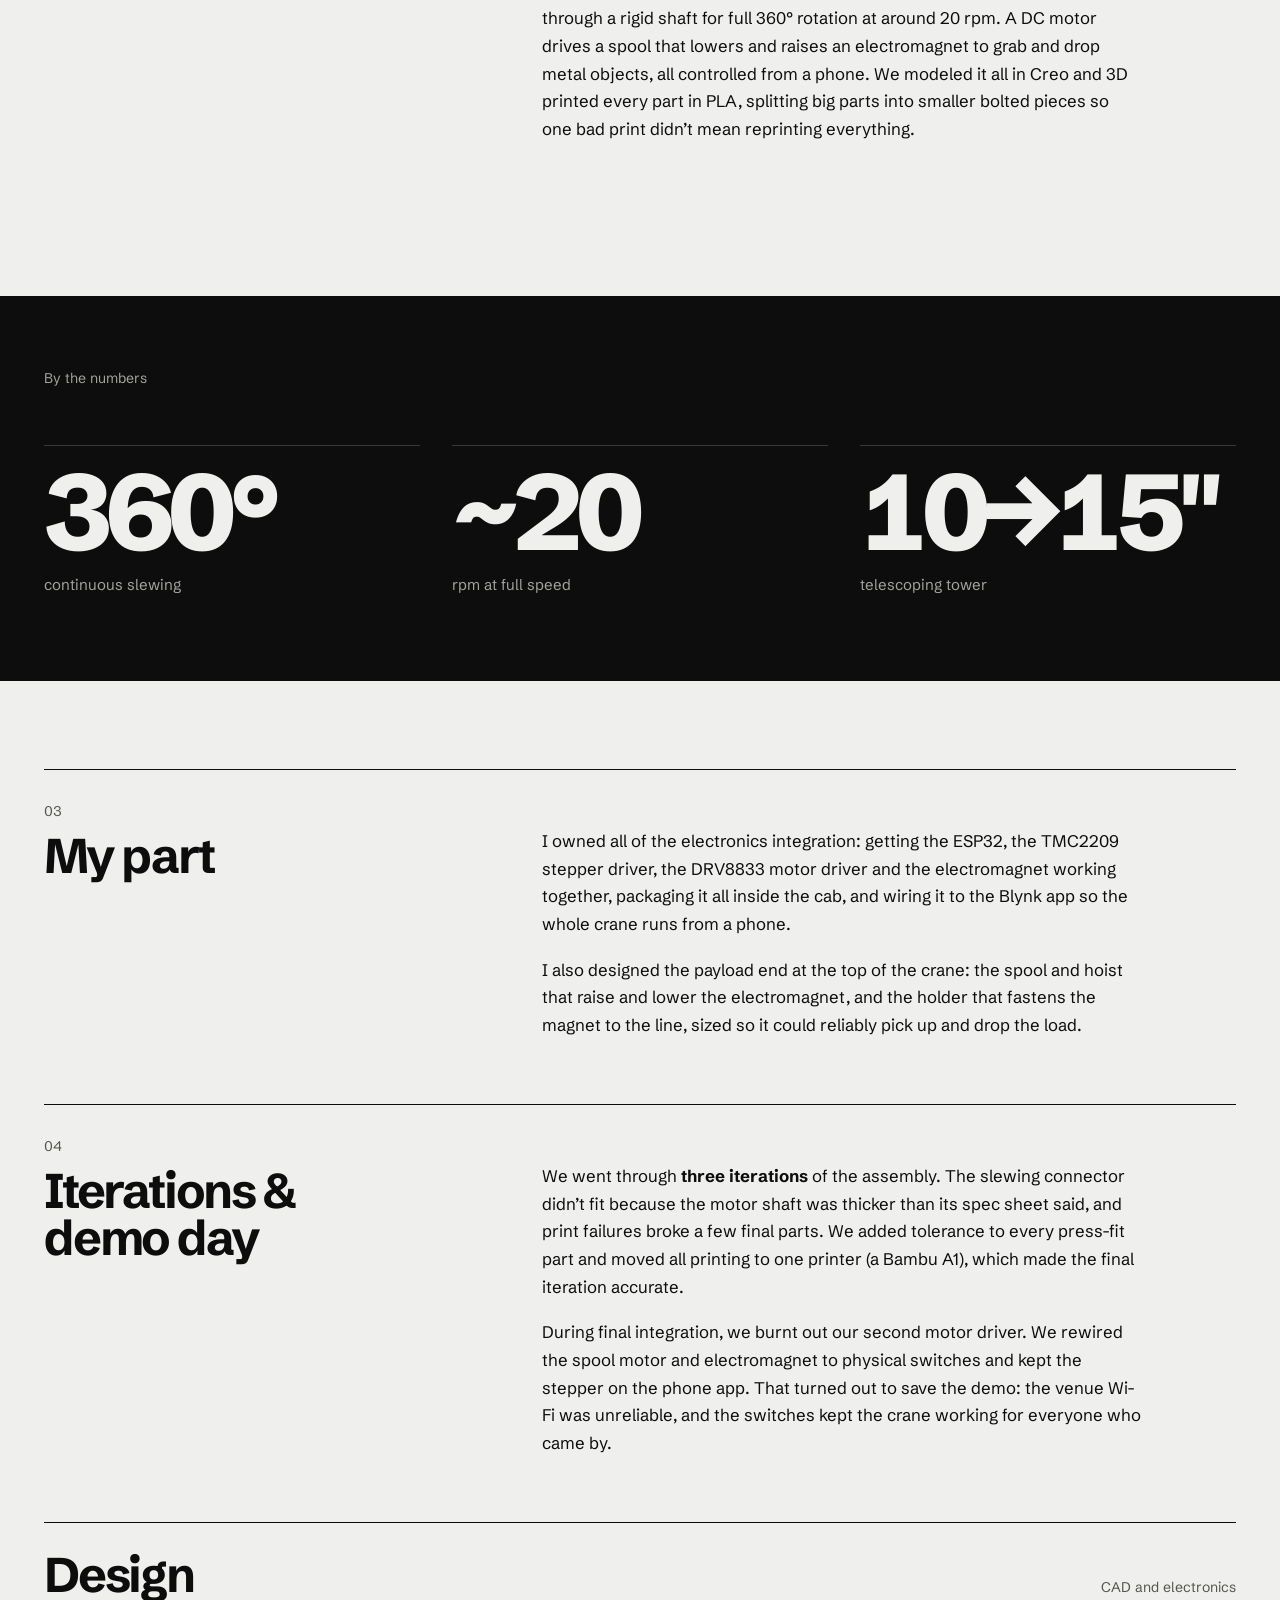
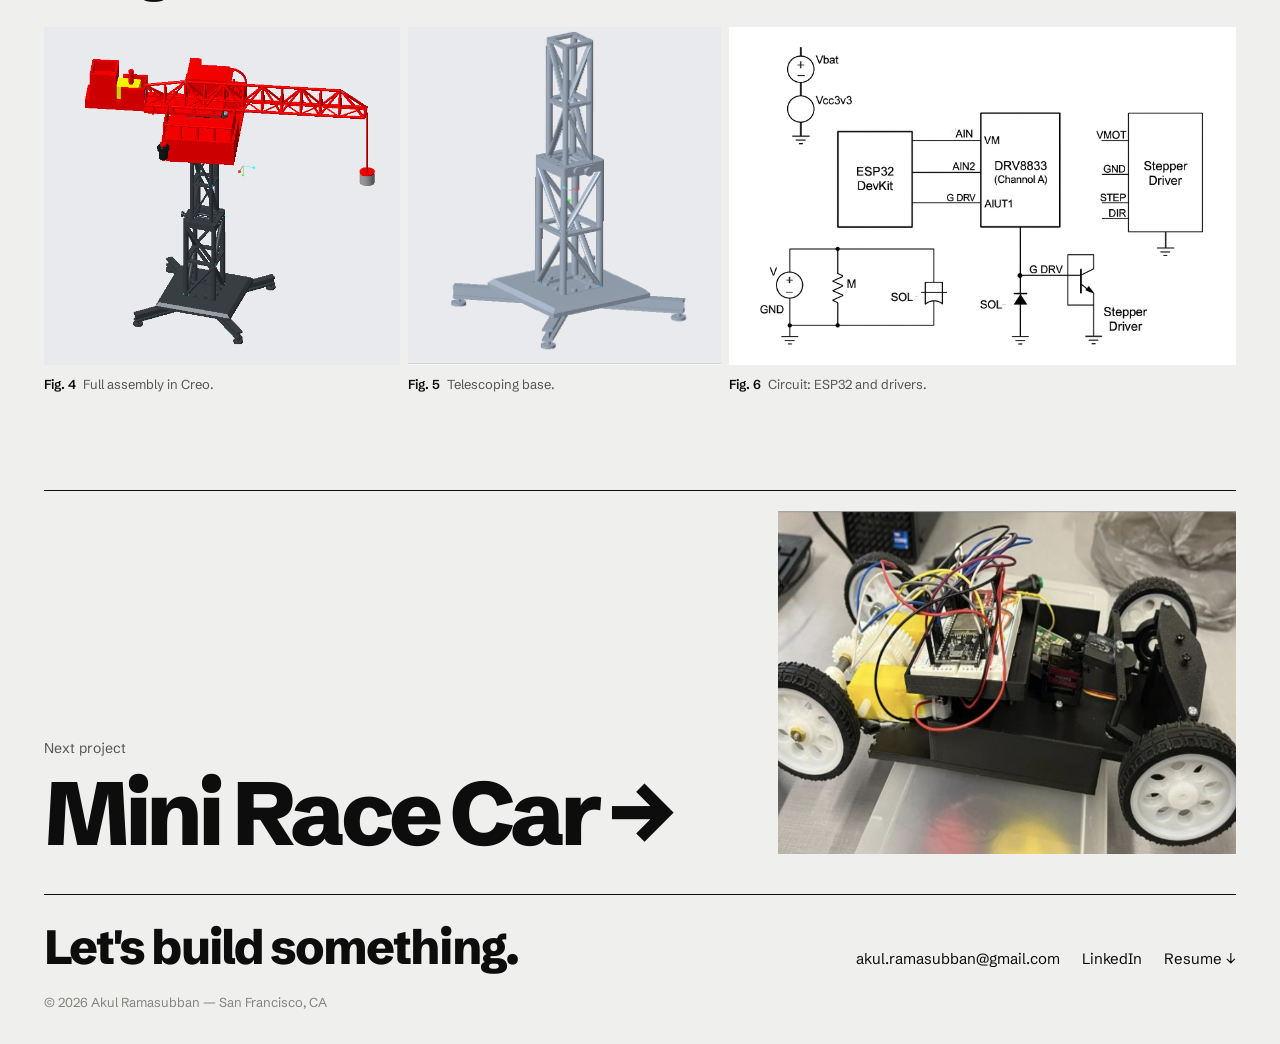
<file: projects/crane.html>
<!doctype html>
<html lang="en">
<head>
<meta charset="UTF-8">
<meta name="viewport" content="width=device-width, initial-scale=1">
<title>Phone-Controlled Crane — Akul Ramasubban</title>
<meta name="description" content="A phone-controlled toy tower crane for ME 444: telescoping tower, 360° slewing, electromagnet hoist.">
<meta property="og:title" content="Phone-Controlled Crane — Akul Ramasubban">
<meta property="og:description" content="A phone-controlled toy tower crane for ME 444: telescoping tower, 360° slewing, electromagnet hoist.">
<link rel="preconnect" href="https://fonts.googleapis.com">
<link rel="preconnect" href="https://fonts.gstatic.com" crossorigin>
<link href="https://fonts.googleapis.com/css2?family=Schibsted+Grotesk:wght@400;500;600;700;800&display=swap" rel="stylesheet">
<link rel="stylesheet" href="../styles.css?v=7">
<script type="text/javascript">
    (function(c,l,a,r,i,t,y){
        c[a]=c[a]||function(){(c[a].q=c[a].q||[]).push(arguments)};
        t=l.createElement(r);t.async=1;t.src="https://www.clarity.ms/tag/"+i;
        y=l.getElementsByTagName(r)[0];y.parentNode.insertBefore(t,y);
    })(window, document, "clarity", "script", "yq788i6fkq");
</script>
</head>
<body>
<div class="wrap">
  <header>
    <a class="brand" href="../index.html">Akul Ramasubban</a>
    <nav>
      <a href="../index.html#work">Work</a>
      <a href="../index.html#about">About</a>
      <a href="../assets/resume.pdf" data-goatcounter-click="resume-download">Resume</a>
      <div class="nav-contact">
        <button class="contact-toggle" type="button" aria-haspopup="true" aria-expanded="false">Contact</button>
        <div class="contact-panel" role="menu">
          <a href="mailto:akul.ramasubban@gmail.com" data-goatcounter-click="email-click" role="menuitem">
            <svg viewBox="0 0 24 24" fill="none" stroke-width="1.6"><rect x="3" y="5" width="18" height="14" rx="1.5"/><path d="M4 6.5l8 6 8-6"/></svg>
            akul.ramasubban@gmail.com
          </a>
          <a href="tel:+16503137267" data-goatcounter-click="phone-click" role="menuitem">
            <svg viewBox="0 0 24 24" fill="none" stroke-width="1.6"><path d="M5 4h4l1.5 4-2 2c1 2.5 3 4.5 5.5 5.5l2-2 4 1.5v4c0 .8-.7 1.5-1.5 1.5C10.5 20.5 3.5 13.5 3.5 5.5 3.5 4.7 4.2 4 5 4z"/></svg>
            (650) 313-7267
          </a>
          <a href="https://www.linkedin.com/in/akulramasubban/" data-goatcounter-click="linkedin-click" target="_blank" rel="noopener" role="menuitem">
            <span class="badge">in</span>
            linkedin.com/in/akulramasubban
          </a>
        </div>
      </div>
    </nav>
  </header>

  <div class="cs-bar"><a href="../index.html#work">← All work</a><span class="ix">05 / 07</span></div>
  <h1 class="cs-title">Phone-Controlled Crane</h1>
  <div class="cs-intro">
    <p class="cs-lede">&ldquo;The Lifting Line&rdquo;: a toy tower crane that spins 360°, drops an electromagnet on a spool, and runs from a phone. Built with a team of four for ME 444 at Purdue.</p>
    <dl class="cs-spec"><div><dt>Role</dt><dd>Electronics integration &amp; payload design</dd></div><div><dt>Team</dt><dd>4 people, ME 444</dd></div><div><dt>When</dt><dd>Fall 2025</dd></div><div><dt>Budget</dt><dd>Under $70 to build; est. $50 retail</dd></div><div><dt>Focus</dt><dd>Fitting a working crane into a 10-inch box</dd></div></dl>
  </div>
    <div class="cs-row cs-hero">
      <figure style="--ar:0.5625"><div class="ph"><video src="../assets/images/crane/crane-demo.mp4" poster="../assets/images/crane/crane-demo-poster.jpg" autoplay muted loop playsinline preload="metadata" aria-label="The crane slewing and lifting on demo day"></video><span class="vid-tag">Video</span></div><figcaption><b>Fig. 1</b> Demo day.</figcaption></figure>
      <figure style="--ar:0.75"><a class="ph" href="../assets/images/crane/crane-final.jpg"><img src="../assets/images/crane/crane-final.jpg" alt="Finished red 3D-printed tower crane on the demo table"></a><figcaption><b>Fig. 2</b> Final prototype at the demo.</figcaption></figure>
      <figure style="--ar:1.901"><a class="ph" href="../assets/images/crane/crane-cab-cad.png"><img src="../assets/images/crane/crane-cab-cad.png" alt="CAD of the crane cab and slewing assembly" loading="lazy"></a><figcaption><b>Fig. 3</b> Cab and slewing unit in Creo.</figcaption></figure>
    </div>

  <section class="cs-ch">
    <div class="cs-ch-h"><span>01</span><h2>The idea</h2></div>
    <div class="cs-ch-b"><p>The brief was to design and build a working action toy that fits in a 10&Prime; &times; 10&Prime; box
        for under $70. We&rsquo;re all car people, so we took inspiration from the magnet cranes in
        demolition yards that pick cars up, and from the tower cranes all over West Lafayette. The
        result is a crane you drive from your phone: spin the arm, drop the magnet, grab something
        metal, and put it somewhere else. It&rsquo;s aimed at kids around five to eight.</p></div>
  </section>

  <section class="cs-ch">
    <div class="cs-ch-h"><span>02</span><h2>How it works</h2></div>
    <div class="cs-ch-b"><p>Real cranes are much taller than they are wide, which doesn&rsquo;t fit in a 10-inch box. So we
        made the tower telescope: two sections of different diameters, with the top one sliding inside
        the bottom, so it stores at 10 inches and extends to about 15 for play.</p>
      <p>A bearing on top of the tower carries the cab, and a stepper motor turns it through a rigid
        shaft for full 360° rotation at around 20 rpm. A DC motor drives a spool that lowers and raises
        an electromagnet to grab and drop metal objects, all controlled from a phone. We modeled it all in Creo and 3D printed every part in
        PLA, splitting big parts into smaller bolted pieces so one bad print didn&rsquo;t mean reprinting
        everything.</p></div>
  </section>

  <section class="cs-band">
    <div class="k">By the numbers</div>
    
    <div class="cs-nums"><div><b>360°</b><span>continuous slewing</span></div><div><b>~20</b><span>rpm at full speed</span></div><div><b>10→15″</b><span>telescoping tower</span></div></div>
  </section>

  <section class="cs-ch">
    <div class="cs-ch-h"><span>03</span><h2>My part</h2></div>
    <div class="cs-ch-b"><p>I owned all of the electronics integration: getting the ESP32, the TMC2209 stepper driver,
        the DRV8833 motor driver and the electromagnet working together, packaging it all inside the
        cab, and wiring it to the Blynk app so the whole crane runs from a phone.</p>
      <p>I also designed the payload end at the top of the crane: the spool and hoist that raise and
        lower the electromagnet, and the holder that fastens the magnet to the line, sized so it
        could reliably pick up and drop the load.</p></div>
  </section>

  <section class="cs-ch">
    <div class="cs-ch-h"><span>04</span><h2>Iterations &amp; demo day</h2></div>
    <div class="cs-ch-b"><p>We went through <strong>three iterations</strong> of the assembly. The slewing connector
        didn&rsquo;t fit because the motor shaft was thicker than its spec sheet said, and print failures
        broke a few final parts. We added tolerance to every press-fit part and moved all printing to one
        printer (a Bambu A1), which made the final iteration accurate.</p>
      <p>During final integration, we burnt out our second motor driver. We rewired the spool motor
        and electromagnet to physical switches and kept the stepper on the phone app. That turned out
        to save the demo: the venue Wi-Fi was unreliable, and the switches kept the crane working for
        everyone who came by.</p></div>
  </section>

  <section class="cs-media">
    <div class="cs-media-h"><h2>Design</h2><span>CAD and electronics</span></div>
    <div class="cs-row">
      <figure style="--ar:1.054"><a class="ph" href="../assets/images/crane/crane-cad.png"><img src="../assets/images/crane/crane-cad.png" alt="Isometric CAD model of the tower crane" loading="lazy"></a><figcaption><b>Fig. 4</b> Full assembly in Creo.</figcaption></figure>
      <figure style="--ar:0.926"><a class="ph" href="../assets/images/crane/crane-base-cad.png"><img src="../assets/images/crane/crane-base-cad.png" alt="CAD of the telescoping crane base" loading="lazy"></a><figcaption><b>Fig. 5</b> Telescoping base.</figcaption></figure>
      <figure style="--ar:1.5"><a class="ph" href="../assets/images/crane/crane-circuit.jpg"><img src="../assets/images/crane/crane-circuit.jpg" alt="Circuit diagram with ESP32, DRV8833 and stepper driver" loading="lazy"></a><figcaption><b>Fig. 6</b> Circuit: ESP32 and drivers.</figcaption></figure>
    </div>
  </section>

  <a class="cs-next" href="racecar.html">
    <span><span class="k">Next project</span><span class="t">Mini Race Car <span class="ar">→</span></span></span>
    <span class="ph"><img src="../assets/images/racecar/racecar.jpg" alt="" loading="lazy"></span>
  </a>

  <footer id="contact">
    <div class="fgrid">
      <div class="brand">Let's build something.</div>
      <div class="flinks">
        <a href="mailto:akul.ramasubban@gmail.com" data-goatcounter-click="email-click">akul.ramasubban@gmail.com</a>
        <a href="https://www.linkedin.com/in/akulramasubban/" data-goatcounter-click="linkedin-click">LinkedIn</a>
        <a href="../assets/resume.pdf" data-goatcounter-click="resume-download">Resume ↓</a>
      </div>
    </div>
    <div class="fprint">© 2026 Akul Ramasubban — San Francisco, CA</div>
  </footer>
</div>
<script src="../script.js?v=7"></script>
<script data-goatcounter="https://akram.goatcounter.com/count" async src="//gc.zgo.at/count.js"></script>
</body>
</html>
</file>
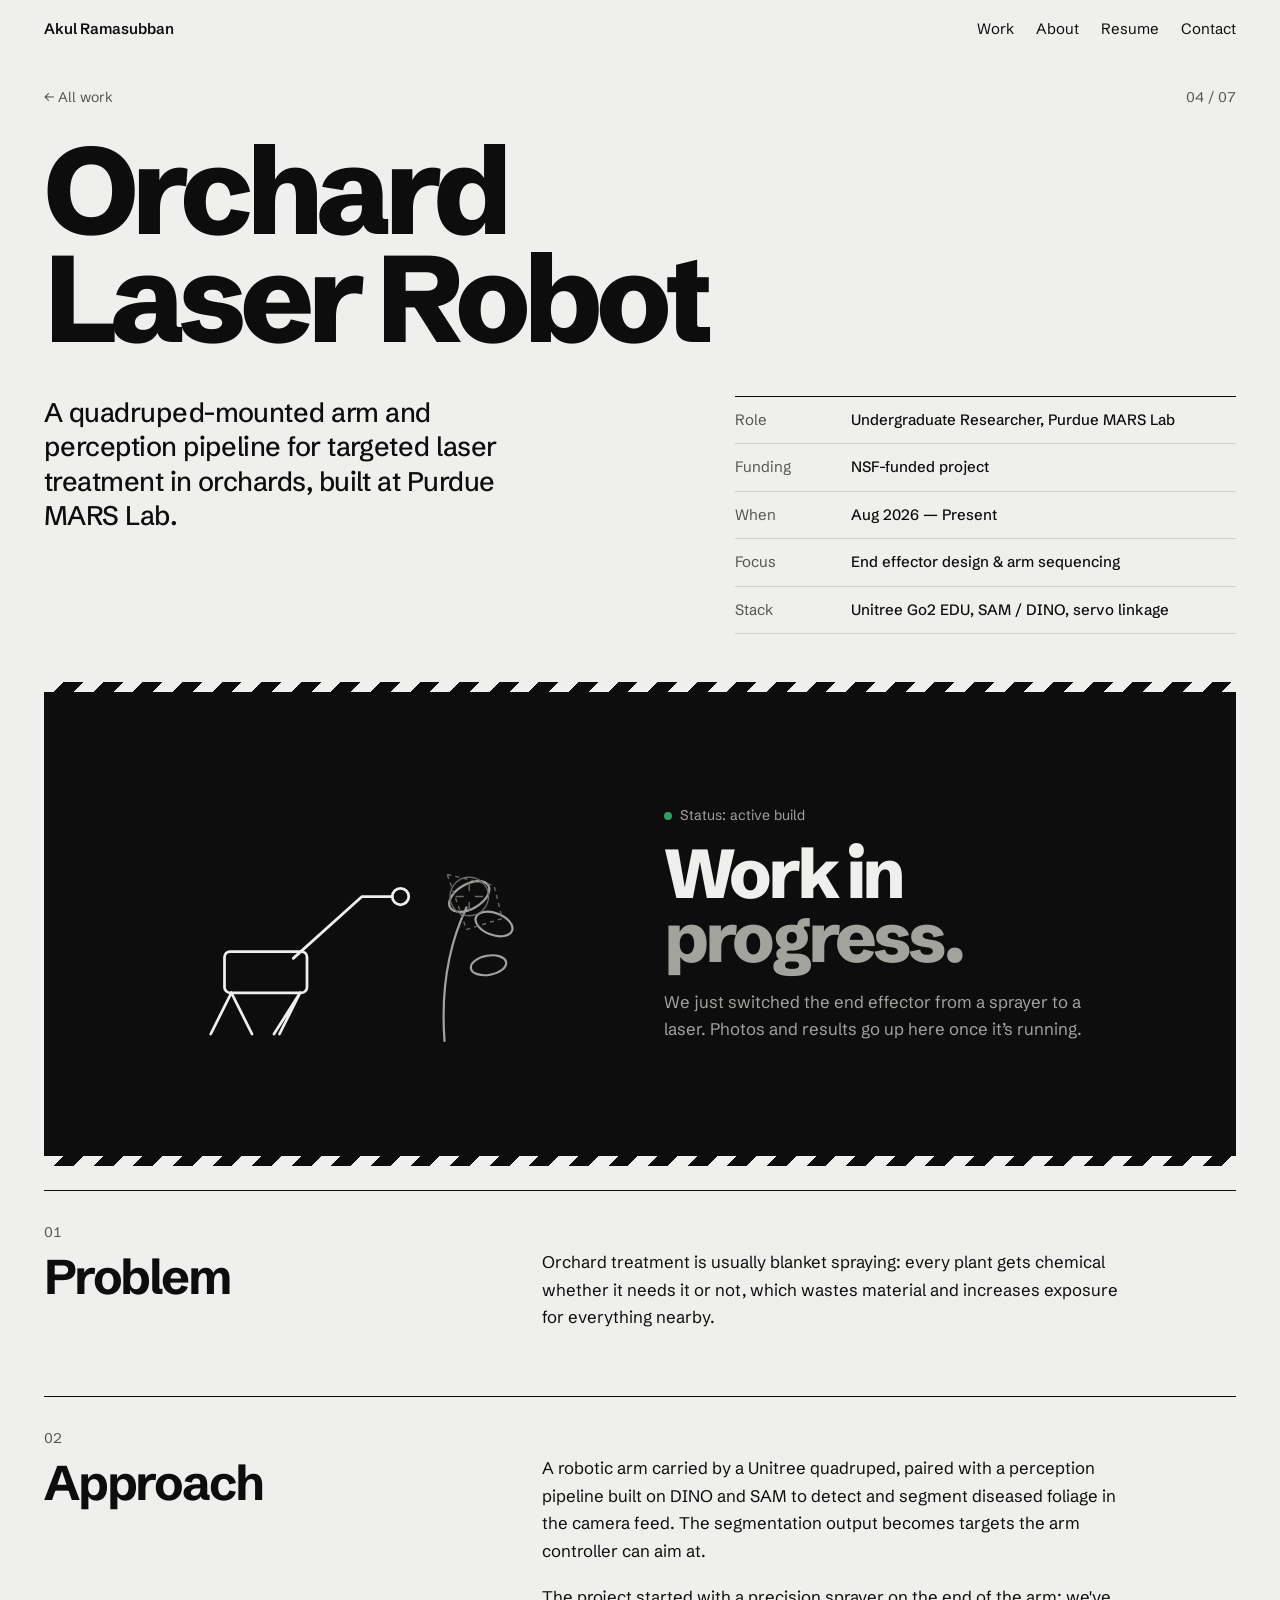
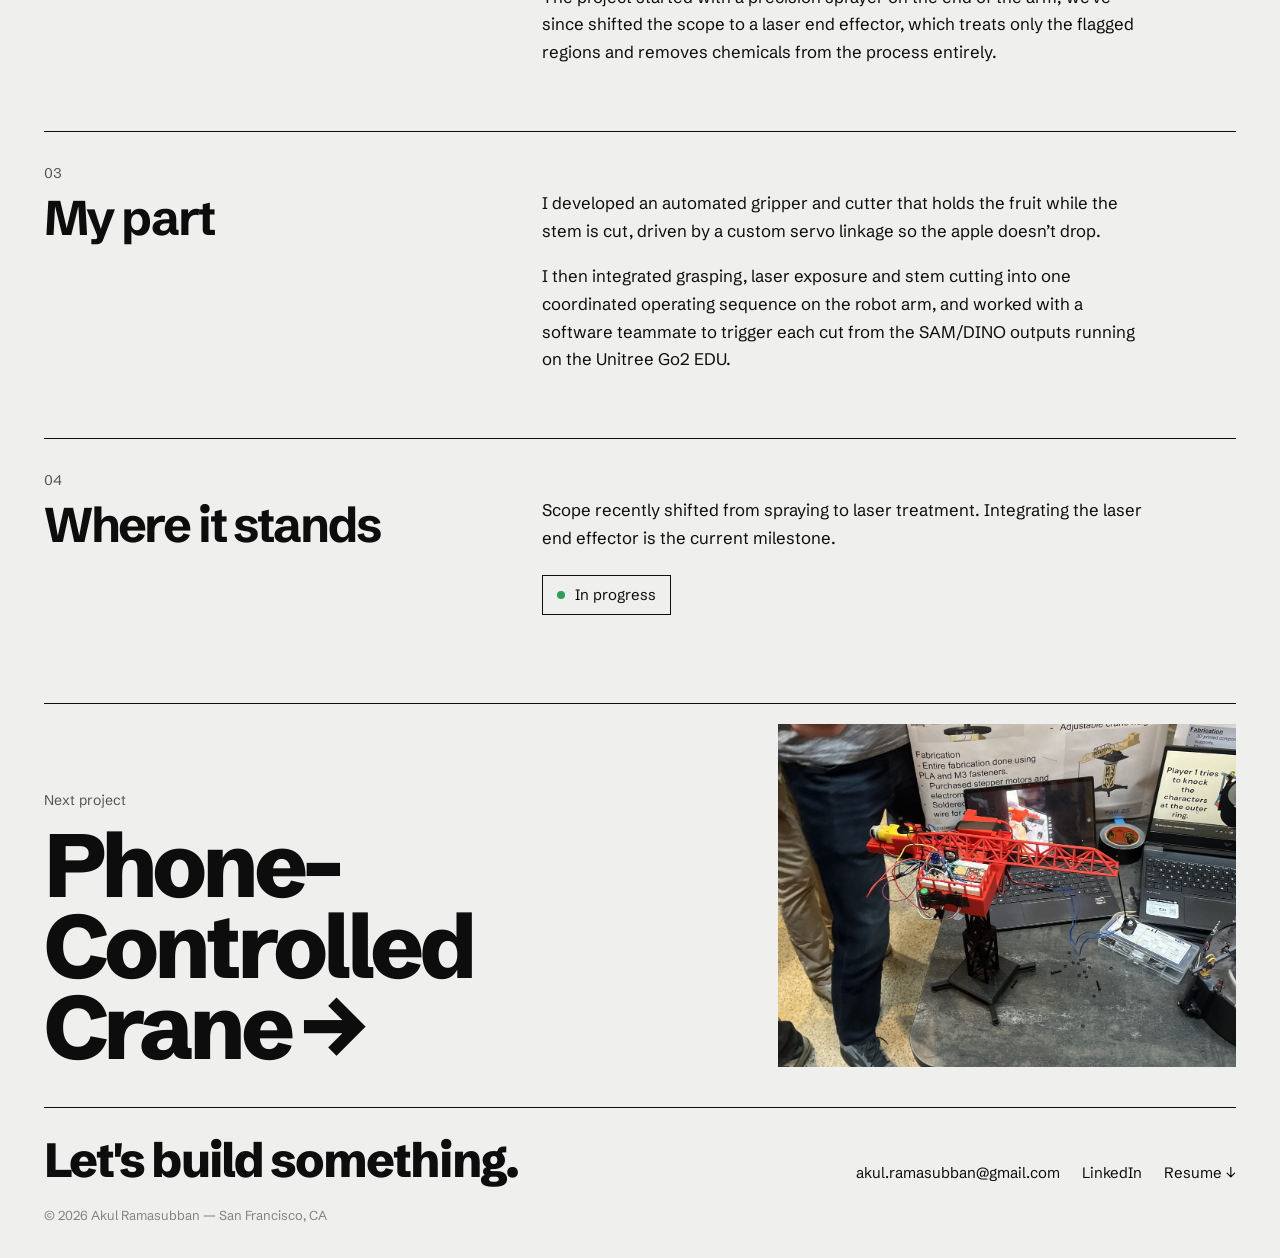
<file: projects/orchard-robot.html>
<!doctype html>
<html lang="en">
<head>
<meta charset="UTF-8">
<meta name="viewport" content="width=device-width, initial-scale=1">
<title>Orchard Laser Robot — Akul Ramasubban</title>
<meta name="description" content="A quadruped-mounted robotic arm with DINO/SAM perception for targeted laser treatment in orchards. Purdue MARS Lab.">
<meta property="og:title" content="Orchard Laser Robot — Akul Ramasubban">
<meta property="og:description" content="A quadruped-mounted robotic arm with DINO/SAM perception for targeted laser treatment in orchards. Purdue MARS Lab.">
<link rel="preconnect" href="https://fonts.googleapis.com">
<link rel="preconnect" href="https://fonts.gstatic.com" crossorigin>
<link href="https://fonts.googleapis.com/css2?family=Schibsted+Grotesk:wght@400;500;600;700;800&display=swap" rel="stylesheet">
<link rel="stylesheet" href="../styles.css?v=7">
<script type="text/javascript">
    (function(c,l,a,r,i,t,y){
        c[a]=c[a]||function(){(c[a].q=c[a].q||[]).push(arguments)};
        t=l.createElement(r);t.async=1;t.src="https://www.clarity.ms/tag/"+i;
        y=l.getElementsByTagName(r)[0];y.parentNode.insertBefore(t,y);
    })(window, document, "clarity", "script", "yq788i6fkq");
</script>
</head>
<body>
<div class="wrap">
  <header>
    <a class="brand" href="../index.html">Akul Ramasubban</a>
    <nav>
      <a href="../index.html#work">Work</a>
      <a href="../index.html#about">About</a>
      <a href="../assets/resume.pdf" data-goatcounter-click="resume-download">Resume</a>
      <div class="nav-contact">
        <button class="contact-toggle" type="button" aria-haspopup="true" aria-expanded="false">Contact</button>
        <div class="contact-panel" role="menu">
          <a href="mailto:akul.ramasubban@gmail.com" data-goatcounter-click="email-click" role="menuitem">
            <svg viewBox="0 0 24 24" fill="none" stroke-width="1.6"><rect x="3" y="5" width="18" height="14" rx="1.5"/><path d="M4 6.5l8 6 8-6"/></svg>
            akul.ramasubban@gmail.com
          </a>
          <a href="tel:+16503137267" data-goatcounter-click="phone-click" role="menuitem">
            <svg viewBox="0 0 24 24" fill="none" stroke-width="1.6"><path d="M5 4h4l1.5 4-2 2c1 2.5 3 4.5 5.5 5.5l2-2 4 1.5v4c0 .8-.7 1.5-1.5 1.5C10.5 20.5 3.5 13.5 3.5 5.5 3.5 4.7 4.2 4 5 4z"/></svg>
            (650) 313-7267
          </a>
          <a href="https://www.linkedin.com/in/akulramasubban/" data-goatcounter-click="linkedin-click" target="_blank" rel="noopener" role="menuitem">
            <span class="badge">in</span>
            linkedin.com/in/akulramasubban
          </a>
        </div>
      </div>
    </nav>
  </header>

  <div class="cs-bar"><a href="../index.html#work">← All work</a><span class="ix">04 / 07</span></div>
  <h1 class="cs-title">Orchard Laser Robot</h1>
  <div class="cs-intro">
    <p class="cs-lede">A quadruped-mounted arm and perception pipeline for targeted laser treatment in orchards, built at Purdue MARS Lab.</p>
    <dl class="cs-spec"><div><dt>Role</dt><dd>Undergraduate Researcher, Purdue MARS Lab</dd></div><div><dt>Funding</dt><dd>NSF-funded project</dd></div><div><dt>When</dt><dd>Aug 2026 — Present</dd></div><div><dt>Focus</dt><dd>End effector design &amp; arm sequencing</dd></div><div><dt>Stack</dt><dd>Unitree Go2 EDU, SAM / DINO, servo linkage</dd></div></dl>
  </div>

  <div class="cs-dark">
    <span class="stripe top" aria-hidden="true"></span>
    <svg class="wip-svg" viewBox="0 0 320 240" fill="none" aria-hidden="true">
      <g class="a" stroke-width="2" stroke-linecap="round" stroke-linejoin="round">
        <rect x="60" y="140" width="60" height="30" rx="4"/>
        <path d="M65 170 L50 200 M115 170 L100 200 M65 170 L80 200 M115 170 L96 200"/>
        <path d="M110 145 L160 100 L182 100"/>
        <circle cx="188" cy="100" r="6"/>
      </g>
      <g class="b" stroke-width="1.6" stroke-linecap="round">
        <path d="M220 205 Q216 150 236 108"/>
        <ellipse cx="238" cy="100" rx="16" ry="9" transform="rotate(-30 238 100)"/>
        <ellipse cx="256" cy="120" rx="14" ry="8" transform="rotate(20 256 120)"/>
        <ellipse cx="252" cy="150" rx="13" ry="7" transform="rotate(-10 252 150)"/>
      </g>
      <g class="dim" stroke-width="1" stroke-dasharray="3 3">
        <polygon points="222,84 256,92 262,116 236,124"/>
      </g>
      <g class="dim" stroke-width="1">
        <circle cx="238" cy="100" r="14"/>
        <path d="M238 90 v6 M238 104 v6 M228 100 h6 M242 100 h6"/>
      </g>
    </svg>
    <div>
      <div class="k"><span class="dot"></span>Status: active build</div>
      <h2>Work in<br><em>progress.</em></h2>
      <p>We just switched the end effector from a sprayer to a laser. Photos and results go
        up here once it&rsquo;s running.</p>
    </div>
    <span class="stripe bottom" aria-hidden="true"></span>
  </div>

  <section class="cs-ch">
    <div class="cs-ch-h"><span>01</span><h2>Problem</h2></div>
    <div class="cs-ch-b"><p>Orchard treatment is usually blanket spraying: every plant gets chemical whether it needs
        it or not, which wastes material and increases exposure for everything nearby.</p></div>
  </section>

  <section class="cs-ch">
    <div class="cs-ch-h"><span>02</span><h2>Approach</h2></div>
    <div class="cs-ch-b"><p>A robotic arm carried by a Unitree quadruped, paired with a perception pipeline built on
        DINO and SAM to detect and segment diseased foliage in the camera feed. The segmentation
        output becomes targets the arm controller can aim at.</p>
      <p>The project started with a precision sprayer on the end of the arm; we've since shifted
        the scope to a laser end effector, which treats only the flagged regions and removes
        chemicals from the process entirely.</p></div>
  </section>

  <section class="cs-ch">
    <div class="cs-ch-h"><span>03</span><h2>My part</h2></div>
    <div class="cs-ch-b"><p>I developed an automated gripper and cutter that holds the fruit while the stem is cut,
        driven by a custom servo linkage so the apple doesn&rsquo;t drop.</p>
      <p>I then integrated grasping, laser exposure and stem cutting into one coordinated
        operating sequence on the robot arm, and worked with a software teammate to trigger each
        cut from the SAM/DINO outputs running on the Unitree Go2 EDU.</p></div>
  </section>

  <section class="cs-ch">
    <div class="cs-ch-h"><span>04</span><h2>Where it stands</h2></div>
    <div class="cs-ch-b"><p>Scope recently shifted from spraying to laser treatment. Integrating the laser end
        effector is the current milestone.</p>
      <span class="pill">In progress</span></div>
  </section>

  <a class="cs-next" href="crane.html">
    <span><span class="k">Next project</span><span class="t">Phone-Controlled Crane <span class="ar">→</span></span></span>
    <span class="ph"><img src="../assets/images/crane/crane-final.jpg" alt="" loading="lazy"></span>
  </a>

  <footer id="contact">
    <div class="fgrid">
      <div class="brand">Let's build something.</div>
      <div class="flinks">
        <a href="mailto:akul.ramasubban@gmail.com" data-goatcounter-click="email-click">akul.ramasubban@gmail.com</a>
        <a href="https://www.linkedin.com/in/akulramasubban/" data-goatcounter-click="linkedin-click">LinkedIn</a>
        <a href="../assets/resume.pdf" data-goatcounter-click="resume-download">Resume ↓</a>
      </div>
    </div>
    <div class="fprint">© 2026 Akul Ramasubban — San Francisco, CA</div>
  </footer>
</div>
<script src="../script.js?v=7"></script>
<script data-goatcounter="https://akram.goatcounter.com/count" async src="//gc.zgo.at/count.js"></script>
</body>
</html>
</file>
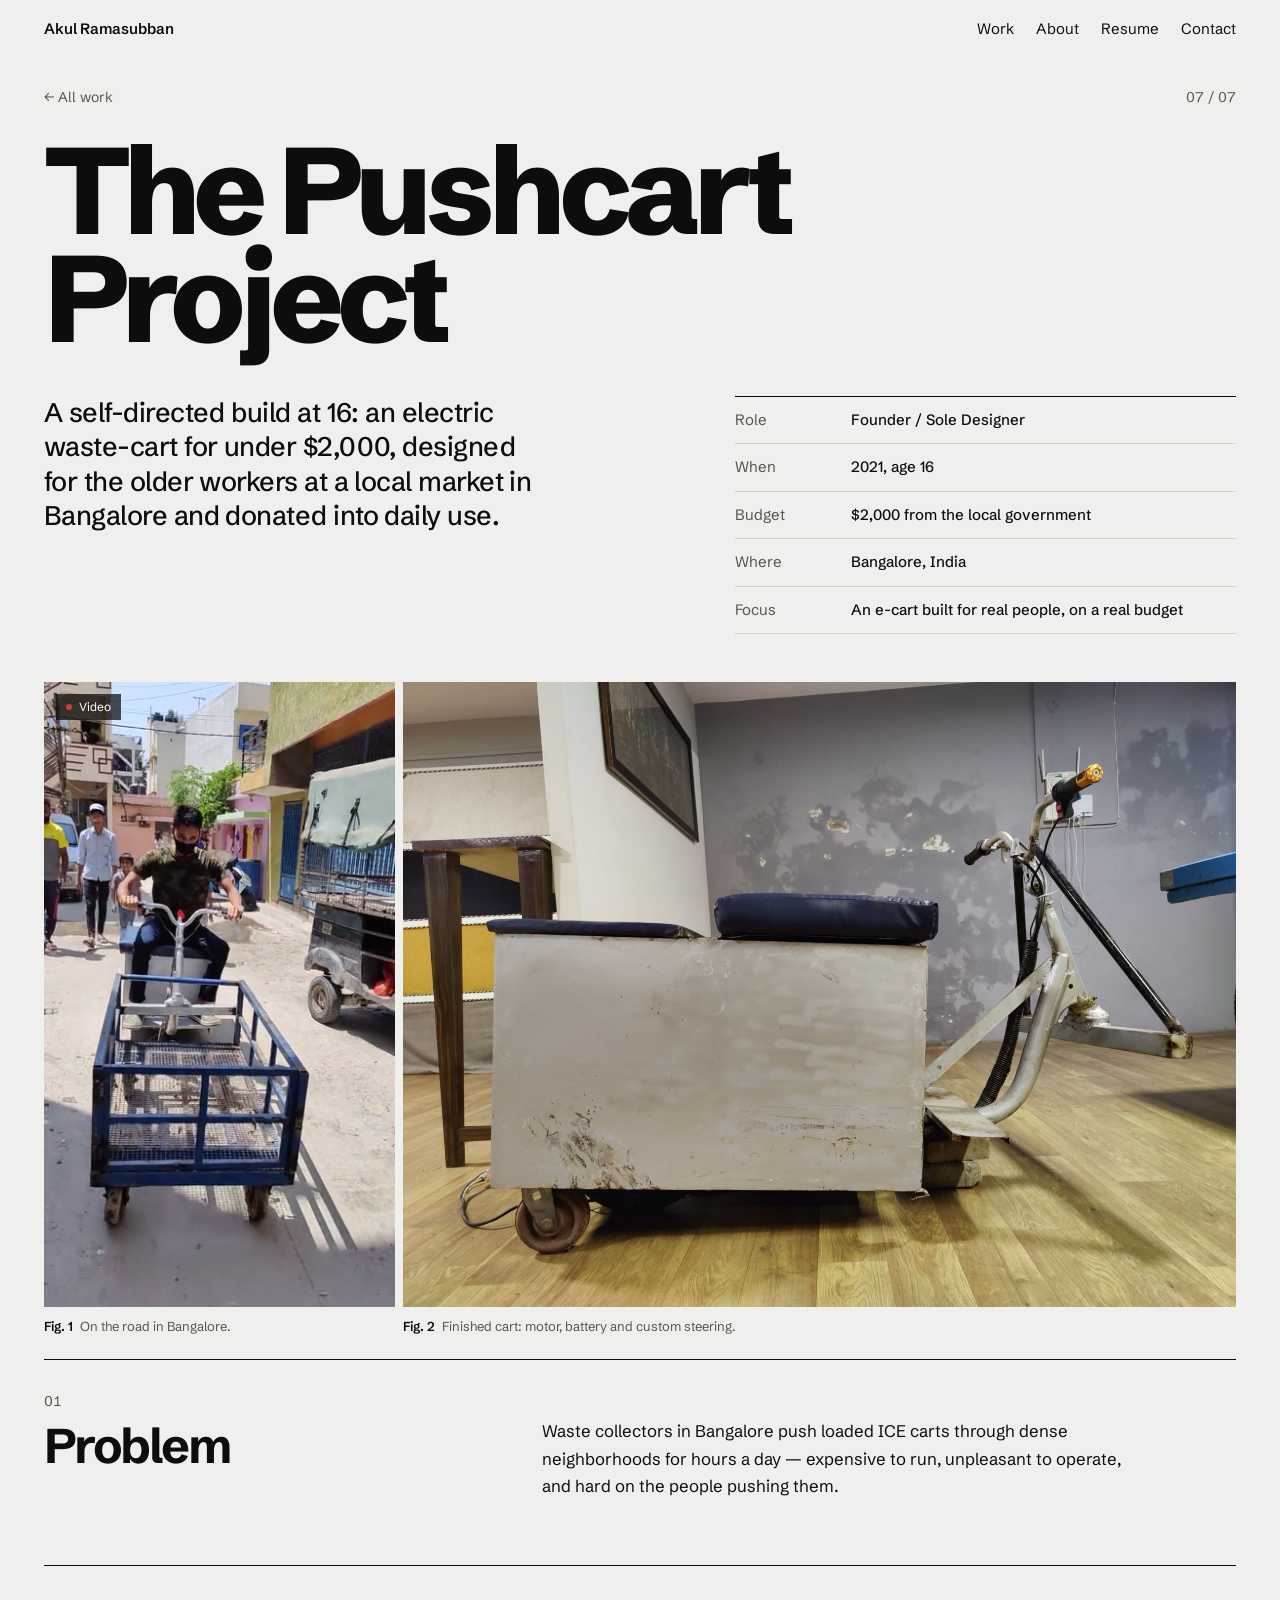
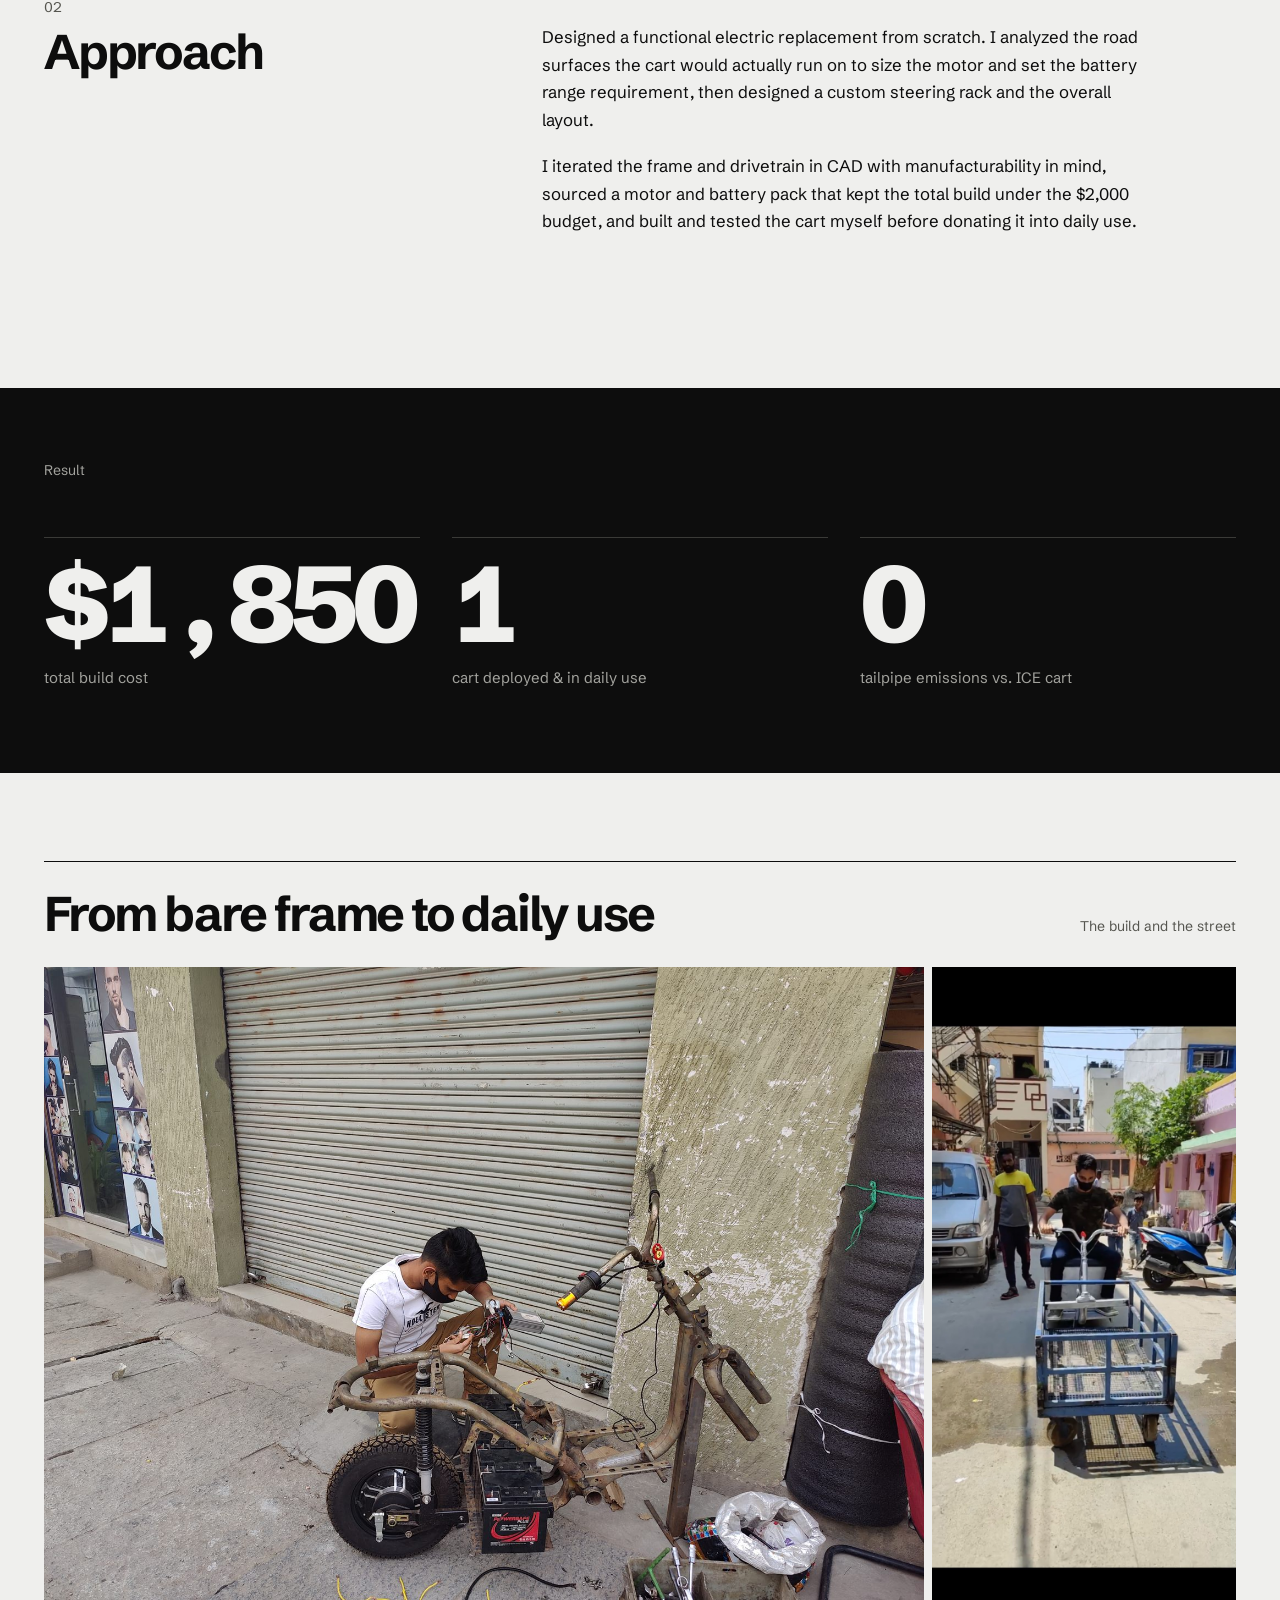
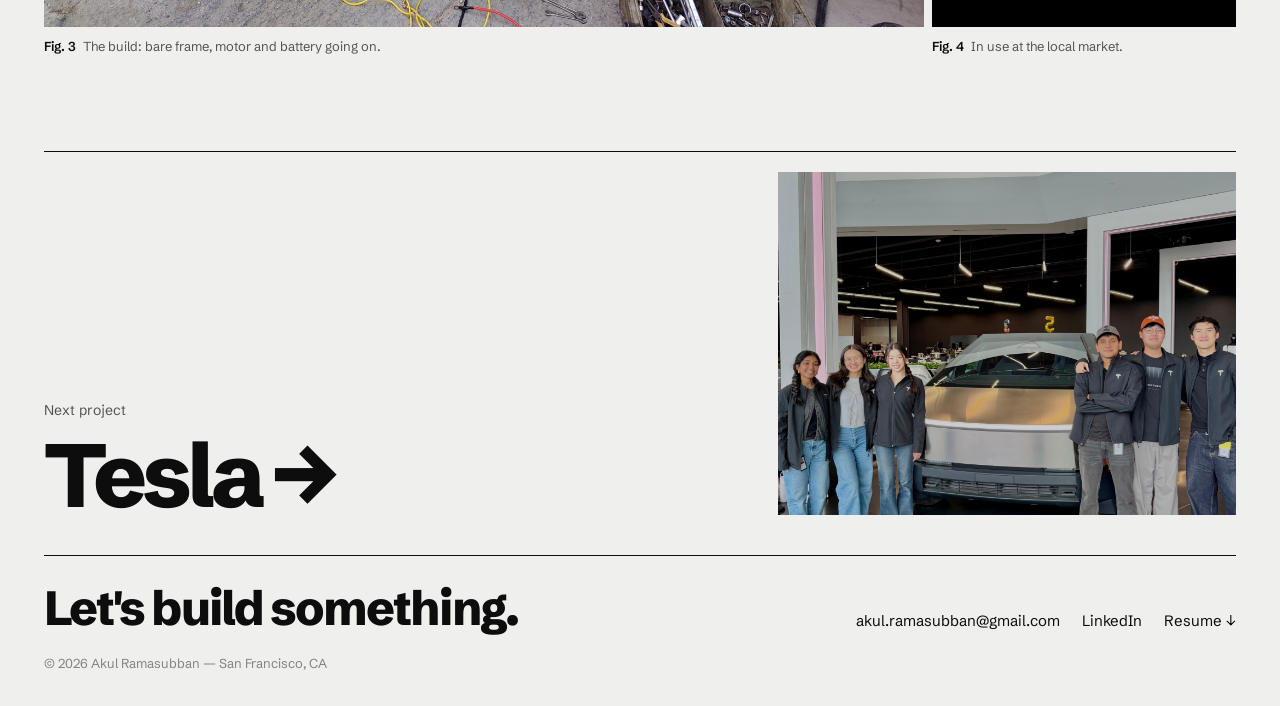
<file: projects/pushcart.html>
<!doctype html>
<html lang="en">
<head>
<meta charset="UTF-8">
<meta name="viewport" content="width=device-width, initial-scale=1">
<title>The Pushcart Project — Akul Ramasubban</title>
<meta name="description" content="An electric waste cart built for under $2,000 and donated into daily use in Bangalore.">
<meta property="og:title" content="The Pushcart Project — Akul Ramasubban">
<meta property="og:description" content="An electric waste cart built for under $2,000 and donated into daily use in Bangalore.">
<link rel="preconnect" href="https://fonts.googleapis.com">
<link rel="preconnect" href="https://fonts.gstatic.com" crossorigin>
<link href="https://fonts.googleapis.com/css2?family=Schibsted+Grotesk:wght@400;500;600;700;800&display=swap" rel="stylesheet">
<link rel="stylesheet" href="../styles.css?v=7">
<script type="text/javascript">
    (function(c,l,a,r,i,t,y){
        c[a]=c[a]||function(){(c[a].q=c[a].q||[]).push(arguments)};
        t=l.createElement(r);t.async=1;t.src="https://www.clarity.ms/tag/"+i;
        y=l.getElementsByTagName(r)[0];y.parentNode.insertBefore(t,y);
    })(window, document, "clarity", "script", "yq788i6fkq");
</script>
</head>
<body>
<div class="wrap">
  <header>
    <a class="brand" href="../index.html">Akul Ramasubban</a>
    <nav>
      <a href="../index.html#work">Work</a>
      <a href="../index.html#about">About</a>
      <a href="../assets/resume.pdf" data-goatcounter-click="resume-download">Resume</a>
      <div class="nav-contact">
        <button class="contact-toggle" type="button" aria-haspopup="true" aria-expanded="false">Contact</button>
        <div class="contact-panel" role="menu">
          <a href="mailto:akul.ramasubban@gmail.com" data-goatcounter-click="email-click" role="menuitem">
            <svg viewBox="0 0 24 24" fill="none" stroke-width="1.6"><rect x="3" y="5" width="18" height="14" rx="1.5"/><path d="M4 6.5l8 6 8-6"/></svg>
            akul.ramasubban@gmail.com
          </a>
          <a href="tel:+16503137267" data-goatcounter-click="phone-click" role="menuitem">
            <svg viewBox="0 0 24 24" fill="none" stroke-width="1.6"><path d="M5 4h4l1.5 4-2 2c1 2.5 3 4.5 5.5 5.5l2-2 4 1.5v4c0 .8-.7 1.5-1.5 1.5C10.5 20.5 3.5 13.5 3.5 5.5 3.5 4.7 4.2 4 5 4z"/></svg>
            (650) 313-7267
          </a>
          <a href="https://www.linkedin.com/in/akulramasubban/" data-goatcounter-click="linkedin-click" target="_blank" rel="noopener" role="menuitem">
            <span class="badge">in</span>
            linkedin.com/in/akulramasubban
          </a>
        </div>
      </div>
    </nav>
  </header>

  <div class="cs-bar"><a href="../index.html#work">← All work</a><span class="ix">07 / 07</span></div>
  <h1 class="cs-title">The Pushcart Project</h1>
  <div class="cs-intro">
    <p class="cs-lede">A self-directed build at 16: an electric waste-cart for under $2,000, designed for the older workers at a local market in Bangalore and donated into daily use.</p>
    <dl class="cs-spec"><div><dt>Role</dt><dd>Founder / Sole Designer</dd></div><div><dt>When</dt><dd>2021, age 16</dd></div><div><dt>Budget</dt><dd>$2,000 from the local government</dd></div><div><dt>Where</dt><dd>Bangalore, India</dd></div><div><dt>Focus</dt><dd>An e-cart built for real people, on a real budget</dd></div></dl>
  </div>
    <div class="cs-row cs-hero">
      <figure style="--ar:0.5625"><div class="ph"><video src="../assets/images/pushcart/cart-demo.mp4" poster="../assets/images/pushcart/cart-demo-poster.jpg" autoplay muted loop playsinline preload="metadata" aria-label="The electric pushcart being driven down a street in Bangalore"></video><span class="vid-tag">Video</span></div><figcaption><b>Fig. 1</b> On the road in Bangalore.</figcaption></figure>
      <figure style="--ar:1.3333"><a class="ph" href="../assets/images/pushcart/cart-finished.jpg"><img src="../assets/images/pushcart/cart-finished.jpg" alt="Finished electric pushcart with seat, steering column and battery box"></a><figcaption><b>Fig. 2</b> Finished cart: motor, battery and custom steering.</figcaption></figure>
    </div>

  <section class="cs-ch">
    <div class="cs-ch-h"><span>01</span><h2>Problem</h2></div>
    <div class="cs-ch-b"><p>Waste collectors in Bangalore push loaded ICE carts through dense neighborhoods for
        hours a day — expensive to run, unpleasant to operate, and hard on the people pushing
        them.</p></div>
  </section>

  <section class="cs-ch">
    <div class="cs-ch-h"><span>02</span><h2>Approach</h2></div>
    <div class="cs-ch-b"><p>Designed a functional electric replacement from scratch. I analyzed the road surfaces the
        cart would actually run on to size the motor and set the battery range requirement, then
        designed a custom steering rack and the overall layout.</p>
      <p>I iterated the frame and drivetrain in CAD with manufacturability in mind, sourced a motor
        and battery pack that kept the total build under the $2,000 budget, and built and tested the
        cart myself before donating it into daily use.</p></div>
  </section>

  <section class="cs-band">
    <div class="k">Result</div>
    
    <div class="cs-nums"><div><b>$1,850</b><span>total build cost</span></div><div><b>1</b><span>cart deployed &amp; in daily use</span></div><div><b>0</b><span>tailpipe emissions vs. ICE cart</span></div></div>
  </section>

  <section class="cs-media">
    <div class="cs-media-h"><h2>From bare frame to daily use</h2><span>The build and the street</span></div>
    <div class="cs-row">
      <figure style="--ar:1.3333"><a class="ph" href="../assets/images/pushcart/cart-build.jpg"><img src="../assets/images/pushcart/cart-build.jpg" alt="Akul wiring the motor and battery onto the bare cart frame on the street" loading="lazy"></a><figcaption><b>Fig. 3</b> The build: bare frame, motor and battery going on.</figcaption></figure>
      <figure style="--ar:0.461"><a class="ph" href="../assets/images/pushcart/cart-deployed.jpg"><img src="../assets/images/pushcart/cart-deployed.jpg" alt="Electric pushcart being driven through a market street in Bangalore" loading="lazy"></a><figcaption><b>Fig. 4</b> In use at the local market.</figcaption></figure>
    </div>
  </section>

  <a class="cs-next" href="tesla.html">
    <span><span class="k">Next project</span><span class="t">Tesla <span class="ar">→</span></span></span>
    <span class="ph"><img src="../assets/images/tesla/tesla-team.jpg" alt="" loading="lazy"></span>
  </a>

  <footer id="contact">
    <div class="fgrid">
      <div class="brand">Let's build something.</div>
      <div class="flinks">
        <a href="mailto:akul.ramasubban@gmail.com" data-goatcounter-click="email-click">akul.ramasubban@gmail.com</a>
        <a href="https://www.linkedin.com/in/akulramasubban/" data-goatcounter-click="linkedin-click">LinkedIn</a>
        <a href="../assets/resume.pdf" data-goatcounter-click="resume-download">Resume ↓</a>
      </div>
    </div>
    <div class="fprint">© 2026 Akul Ramasubban — San Francisco, CA</div>
  </footer>
</div>
<script src="../script.js?v=7"></script>
<script data-goatcounter="https://akram.goatcounter.com/count" async src="//gc.zgo.at/count.js"></script>
</body>
</html>
</file>
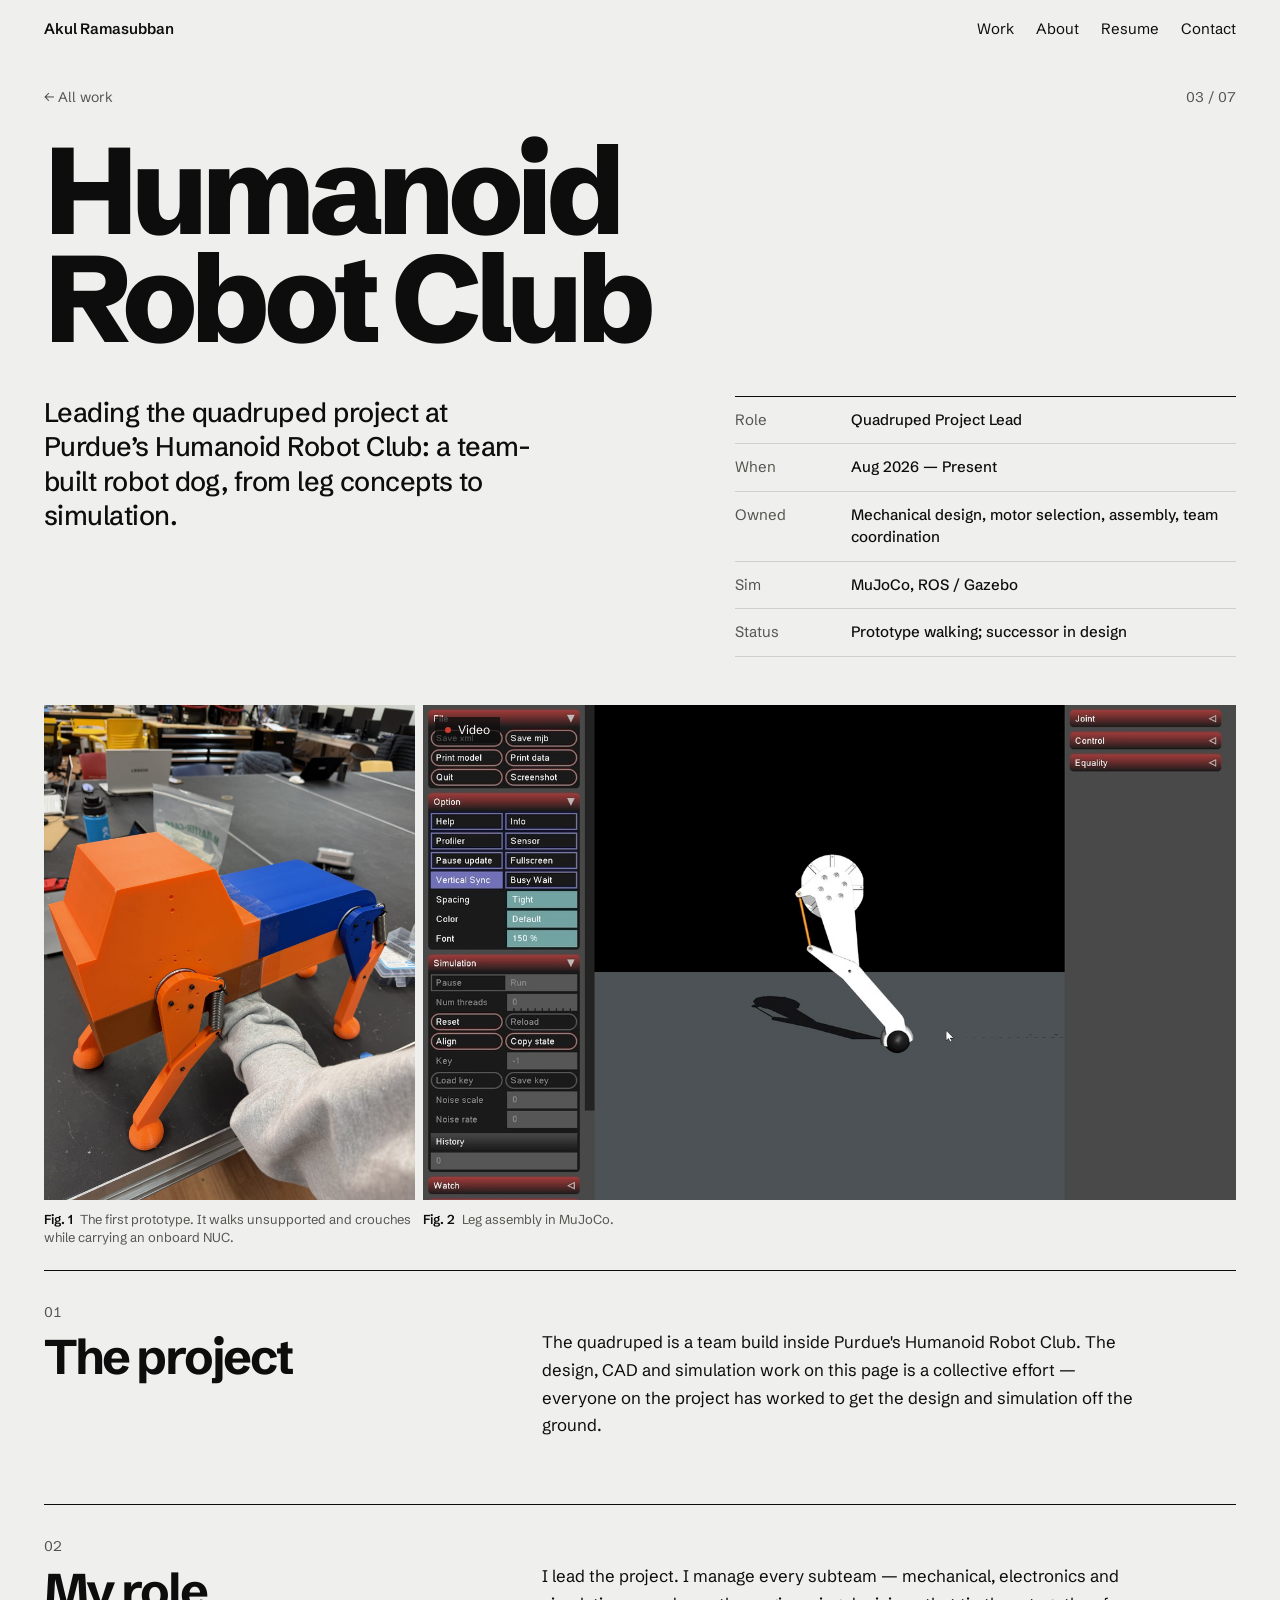
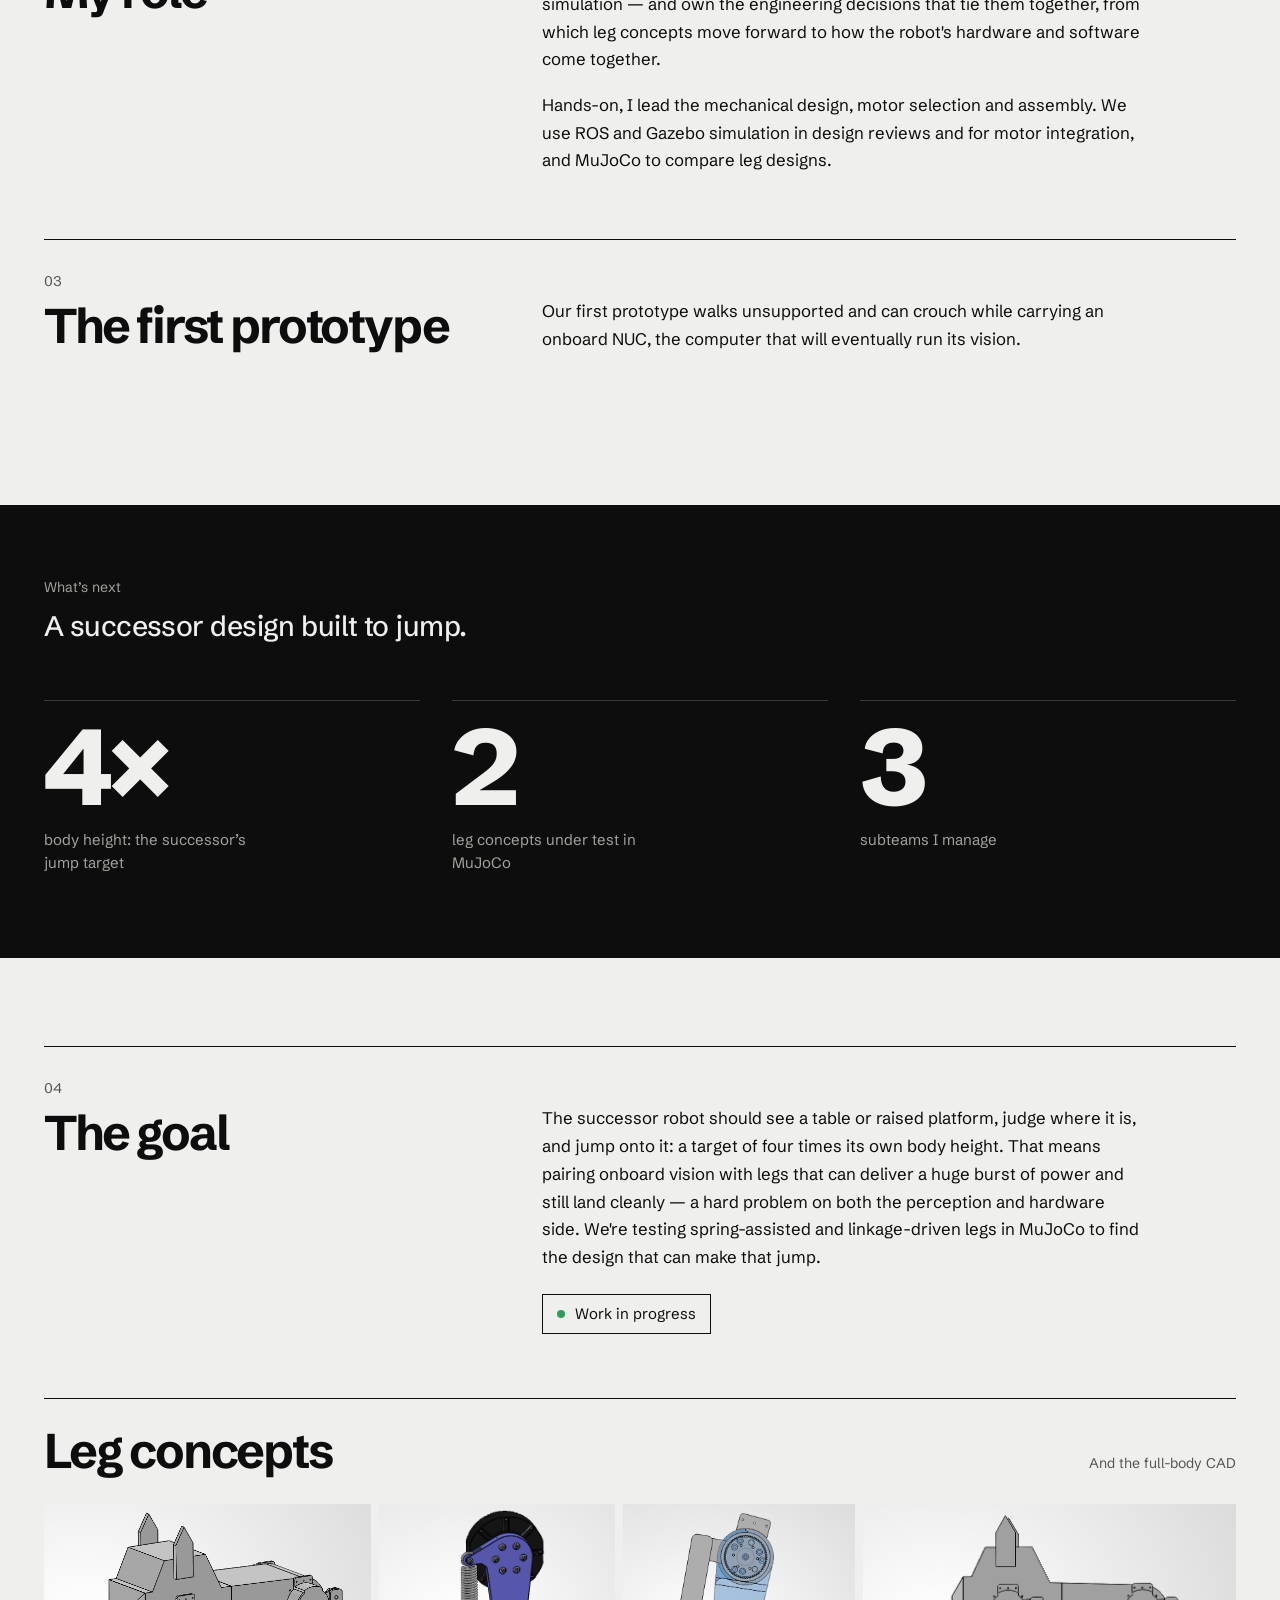
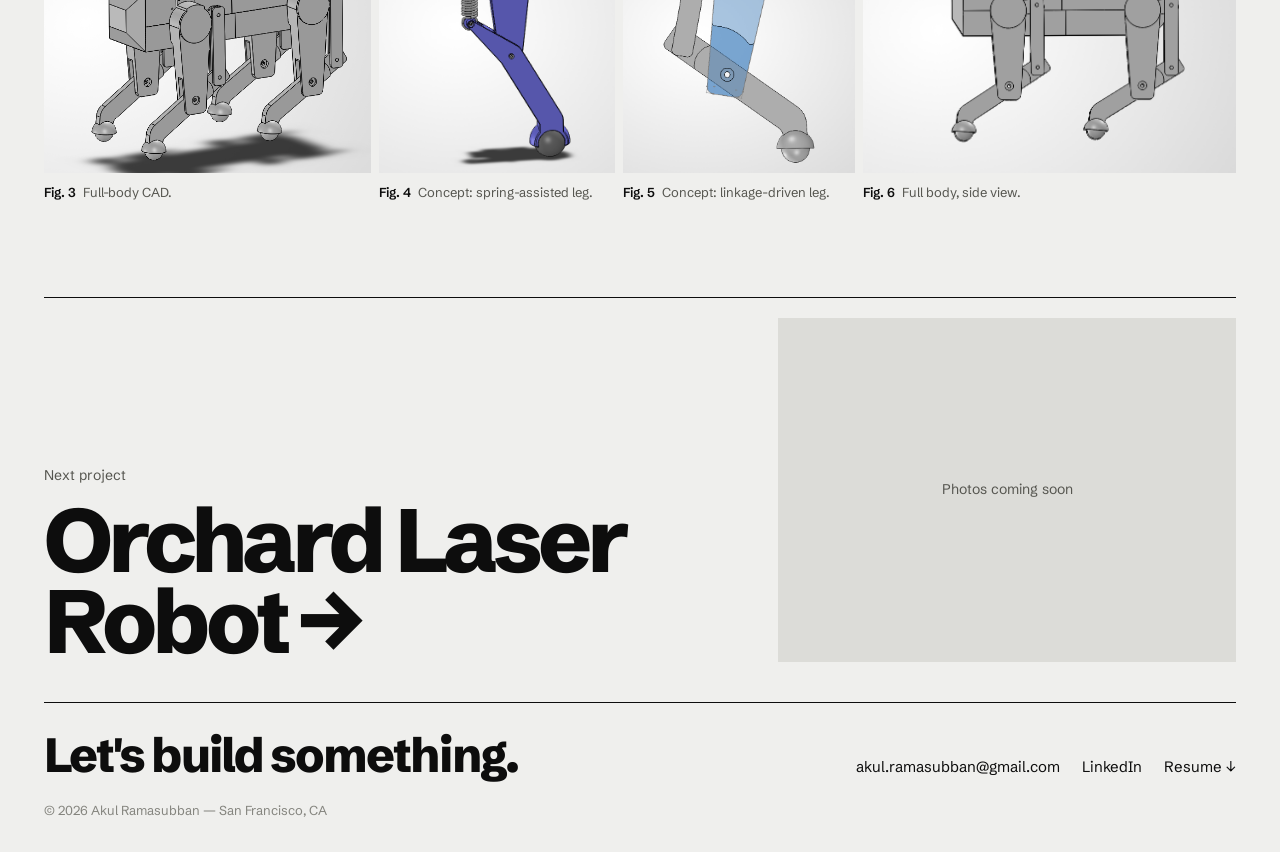
<file: projects/quadruped.html>
<!doctype html>
<html lang="en">
<head>
<meta charset="UTF-8">
<meta name="viewport" content="width=device-width, initial-scale=1">
<title>Humanoid Robot Club — Akul Ramasubban</title>
<meta name="description" content="Leading Purdue Humanoid Robot Club's quadruped: leg design, electronics and MuJoCo simulation.">
<meta property="og:title" content="Humanoid Robot Club — Akul Ramasubban">
<meta property="og:description" content="Leading Purdue Humanoid Robot Club's quadruped: leg design, electronics and MuJoCo simulation.">
<link rel="preconnect" href="https://fonts.googleapis.com">
<link rel="preconnect" href="https://fonts.gstatic.com" crossorigin>
<link href="https://fonts.googleapis.com/css2?family=Schibsted+Grotesk:wght@400;500;600;700;800&display=swap" rel="stylesheet">
<link rel="stylesheet" href="../styles.css?v=7">
<script type="text/javascript">
    (function(c,l,a,r,i,t,y){
        c[a]=c[a]||function(){(c[a].q=c[a].q||[]).push(arguments)};
        t=l.createElement(r);t.async=1;t.src="https://www.clarity.ms/tag/"+i;
        y=l.getElementsByTagName(r)[0];y.parentNode.insertBefore(t,y);
    })(window, document, "clarity", "script", "yq788i6fkq");
</script>
</head>
<body>
<div class="wrap">
  <header>
    <a class="brand" href="../index.html">Akul Ramasubban</a>
    <nav>
      <a href="../index.html#work">Work</a>
      <a href="../index.html#about">About</a>
      <a href="../assets/resume.pdf" data-goatcounter-click="resume-download">Resume</a>
      <div class="nav-contact">
        <button class="contact-toggle" type="button" aria-haspopup="true" aria-expanded="false">Contact</button>
        <div class="contact-panel" role="menu">
          <a href="mailto:akul.ramasubban@gmail.com" data-goatcounter-click="email-click" role="menuitem">
            <svg viewBox="0 0 24 24" fill="none" stroke-width="1.6"><rect x="3" y="5" width="18" height="14" rx="1.5"/><path d="M4 6.5l8 6 8-6"/></svg>
            akul.ramasubban@gmail.com
          </a>
          <a href="tel:+16503137267" data-goatcounter-click="phone-click" role="menuitem">
            <svg viewBox="0 0 24 24" fill="none" stroke-width="1.6"><path d="M5 4h4l1.5 4-2 2c1 2.5 3 4.5 5.5 5.5l2-2 4 1.5v4c0 .8-.7 1.5-1.5 1.5C10.5 20.5 3.5 13.5 3.5 5.5 3.5 4.7 4.2 4 5 4z"/></svg>
            (650) 313-7267
          </a>
          <a href="https://www.linkedin.com/in/akulramasubban/" data-goatcounter-click="linkedin-click" target="_blank" rel="noopener" role="menuitem">
            <span class="badge">in</span>
            linkedin.com/in/akulramasubban
          </a>
        </div>
      </div>
    </nav>
  </header>

  <div class="cs-bar"><a href="../index.html#work">← All work</a><span class="ix">03 / 07</span></div>
  <h1 class="cs-title">Humanoid Robot Club</h1>
  <div class="cs-intro">
    <p class="cs-lede">Leading the quadruped project at Purdue&rsquo;s Humanoid Robot Club: a team-built robot dog, from leg concepts to simulation.</p>
    <dl class="cs-spec"><div><dt>Role</dt><dd>Quadruped Project Lead</dd></div><div><dt>When</dt><dd>Aug 2026 — Present</dd></div><div><dt>Owned</dt><dd>Mechanical design, motor selection, assembly, team coordination</dd></div><div><dt>Sim</dt><dd>MuJoCo, ROS / Gazebo</dd></div><div><dt>Status</dt><dd>Prototype walking; successor in design</dd></div></dl>
  </div>
    <div class="cs-row cs-hero">
      <figure style="--ar:0.75"><a class="ph" href="../assets/images/quadruped/quadruped-built.jpg"><img src="../assets/images/quadruped/quadruped-built.jpg" alt="Assembled 3D-printed quadruped robot in orange and blue with spring-loaded legs"></a><figcaption><b>Fig. 1</b> The first prototype. It walks unsupported and crouches while carrying an onboard NUC.</figcaption></figure>
      <figure style="--ar:1.641"><div class="ph"><video src="../assets/images/quadruped/mujoco-sim.mp4" poster="../assets/images/quadruped/mujoco-sim-poster.jpg" autoplay muted loop playsinline preload="metadata" aria-label="MuJoCo simulation of a single spring-assisted quadruped leg"></video><span class="vid-tag">Video</span></div><figcaption><b>Fig. 2</b> Leg assembly in MuJoCo.</figcaption></figure>
    </div>

  <section class="cs-ch">
    <div class="cs-ch-h"><span>01</span><h2>The project</h2></div>
    <div class="cs-ch-b"><p>The quadruped is a team build inside Purdue's Humanoid Robot Club. The design, CAD
        and simulation work on this page is a collective effort &mdash; everyone on the project
        has worked to get the design and simulation off the ground.</p></div>
  </section>

  <section class="cs-ch">
    <div class="cs-ch-h"><span>02</span><h2>My role</h2></div>
    <div class="cs-ch-b"><p>I lead the project. I manage every subteam &mdash; mechanical, electronics and
        simulation &mdash; and own the engineering decisions that tie them together, from which
        leg concepts move forward to how the robot's hardware and software come together.</p>
      <p>Hands-on, I lead the mechanical design, motor selection and assembly. We use ROS and Gazebo
        simulation in design reviews and for motor integration, and MuJoCo to compare leg designs.</p></div>
  </section>

  <section class="cs-ch">
    <div class="cs-ch-h"><span>03</span><h2>The first prototype</h2></div>
    <div class="cs-ch-b"><p>Our first prototype walks unsupported and can crouch while carrying an onboard NUC, the
        computer that will eventually run its vision.</p></div>
  </section>

  <section class="cs-band">
    <div class="k">What&rsquo;s next</div>
    <p class="note">A successor design built to jump.</p>
    <div class="cs-nums"><div><b>4&times;</b><span>body height: the successor&rsquo;s jump target</span></div><div><b>2</b><span>leg concepts under test in MuJoCo</span></div><div><b>3</b><span>subteams I manage</span></div></div>
  </section>

  <section class="cs-ch">
    <div class="cs-ch-h"><span>04</span><h2>The goal</h2></div>
    <div class="cs-ch-b"><p>The successor robot should see a table or raised platform, judge where it is,
        and jump onto it: a target of four times its own body height. That means pairing onboard vision with legs that can deliver a huge
        burst of power and still land cleanly &mdash; a hard problem on both the perception and
        hardware side. We're testing spring-assisted and linkage-driven legs in MuJoCo to find
        the design that can make that jump.</p>
      <span class="pill">Work in progress</span></div>
  </section>

  <section class="cs-media">
    <div class="cs-media-h"><h2>Leg concepts</h2><span>And the full-body CAD</span></div>
    <div class="cs-row">
      <figure style="--ar:1.213"><a class="ph" href="../assets/images/quadruped/quadruped-iso.png"><img src="../assets/images/quadruped/quadruped-iso.png" alt="Isometric CAD render of the quadruped robot with four linkage legs" loading="lazy"></a><figcaption><b>Fig. 3</b> Full-body CAD.</figcaption></figure>
      <figure style="--ar:0.875"><a class="ph" href="../assets/images/quadruped/leg-spring.png"><img src="../assets/images/quadruped/leg-spring.png" alt="CAD render of a spring-assisted quadruped leg with a hip motor" loading="lazy"></a><figcaption><b>Fig. 4</b> Concept: spring-assisted leg.</figcaption></figure>
      <figure style="--ar:0.864"><a class="ph" href="../assets/images/quadruped/leg-linkage.png"><img src="../assets/images/quadruped/leg-linkage.png" alt="CAD render of a linkage-driven quadruped leg with a geared hip actuator" loading="lazy"></a><figcaption><b>Fig. 5</b> Concept: linkage-driven leg.</figcaption></figure>
      <figure style="--ar:1.383"><a class="ph" href="../assets/images/quadruped/quadruped-side.png"><img src="../assets/images/quadruped/quadruped-side.png" alt="Side-view CAD render of the full quadruped robot" loading="lazy"></a><figcaption><b>Fig. 6</b> Full body, side view.</figcaption></figure>
    </div>
  </section>

  <a class="cs-next" href="orchard-robot.html">
    <span><span class="k">Next project</span><span class="t">Orchard Laser Robot <span class="ar">→</span></span></span>
    <span class="ph empty">Photos coming soon</span>
  </a>

  <footer id="contact">
    <div class="fgrid">
      <div class="brand">Let's build something.</div>
      <div class="flinks">
        <a href="mailto:akul.ramasubban@gmail.com" data-goatcounter-click="email-click">akul.ramasubban@gmail.com</a>
        <a href="https://www.linkedin.com/in/akulramasubban/" data-goatcounter-click="linkedin-click">LinkedIn</a>
        <a href="../assets/resume.pdf" data-goatcounter-click="resume-download">Resume ↓</a>
      </div>
    </div>
    <div class="fprint">© 2026 Akul Ramasubban — San Francisco, CA</div>
  </footer>
</div>
<script src="../script.js?v=7"></script>
<script data-goatcounter="https://akram.goatcounter.com/count" async src="//gc.zgo.at/count.js"></script>
</body>
</html>
</file>
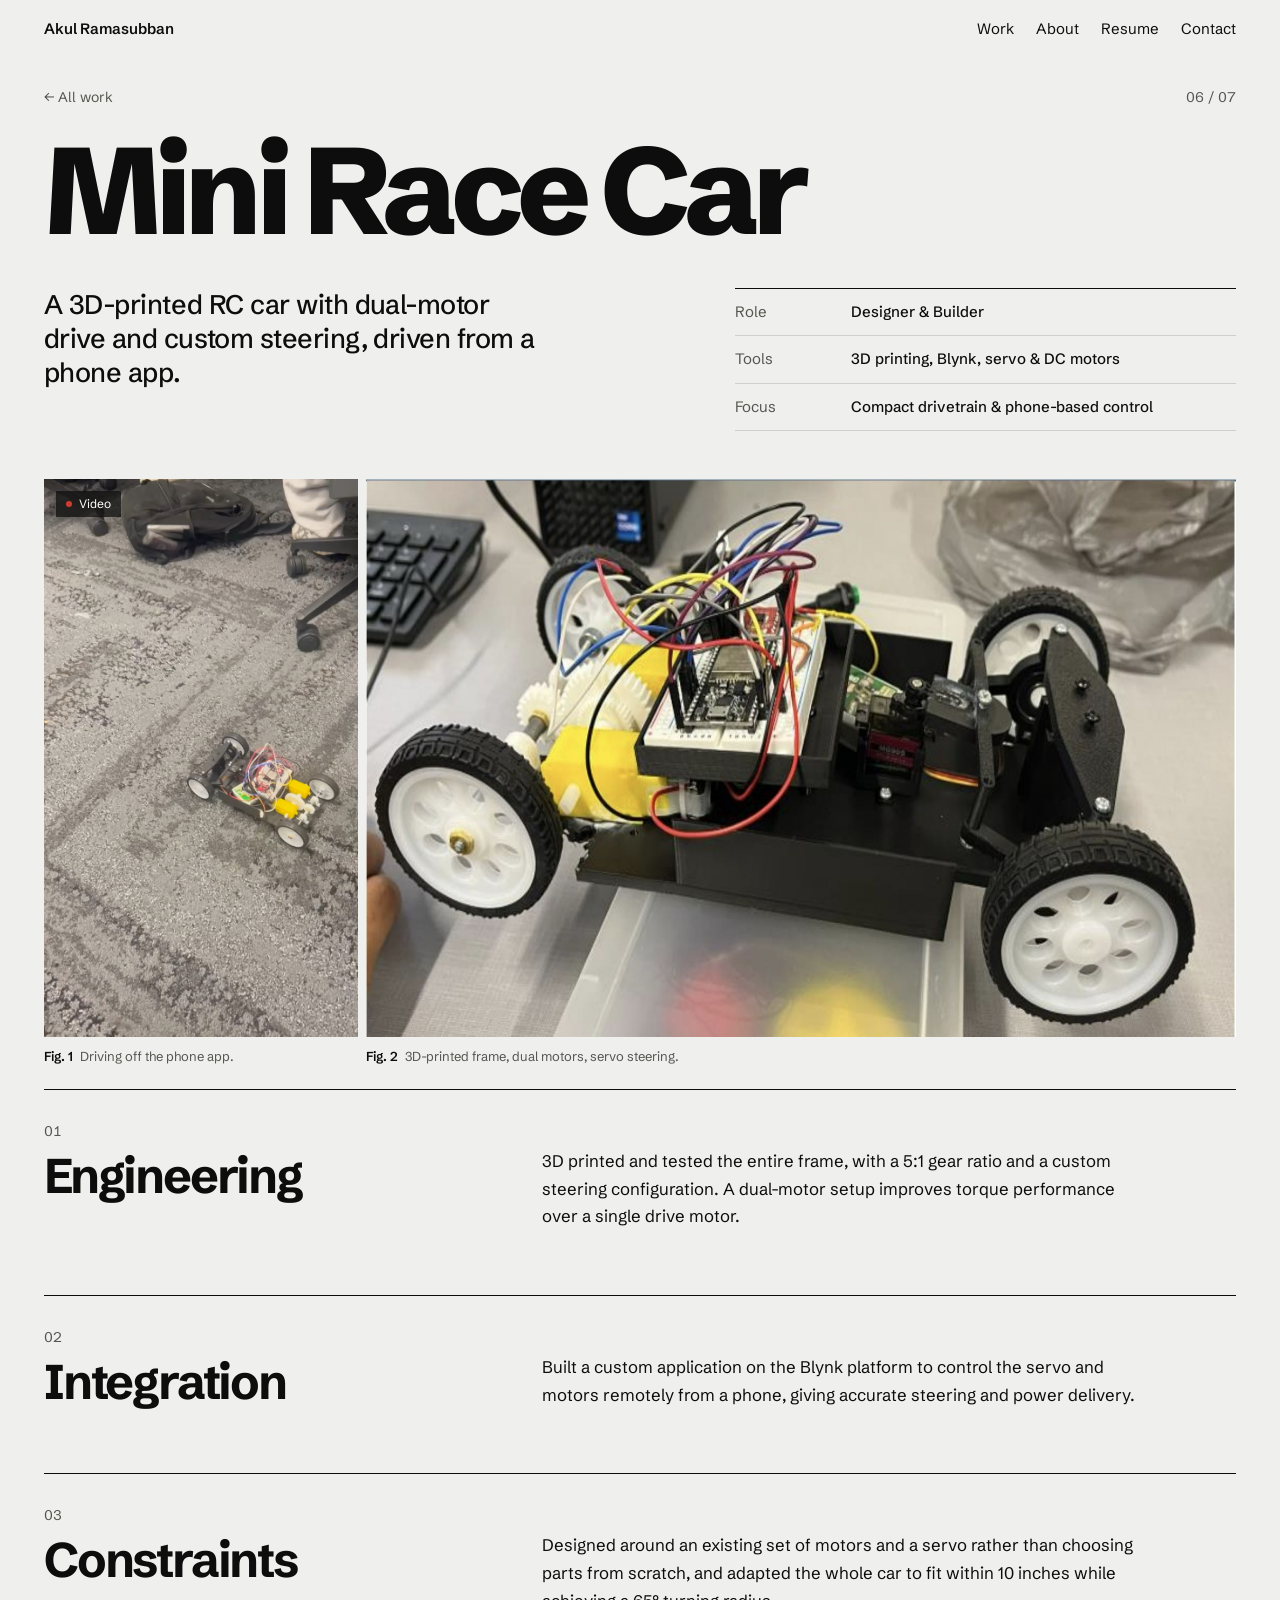
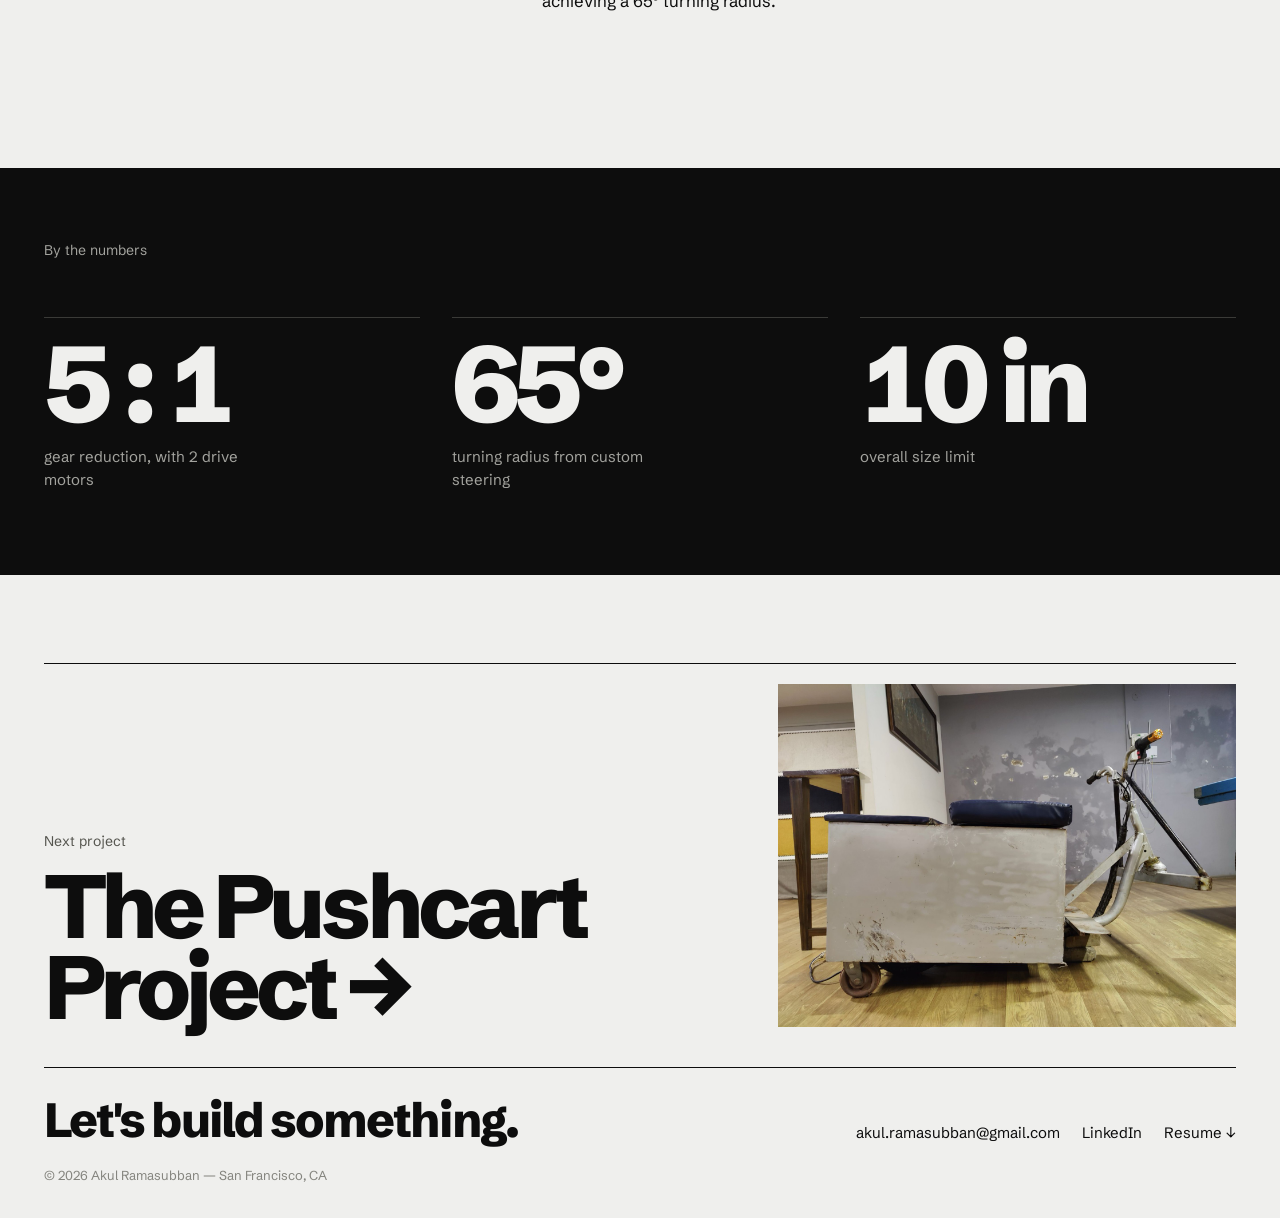
<file: projects/racecar.html>
<!doctype html>
<html lang="en">
<head>
<meta charset="UTF-8">
<meta name="viewport" content="width=device-width, initial-scale=1">
<title>Mini Race Car — Akul Ramasubban</title>
<meta name="description" content="A fully 3D-printed RC car with a 5:1 reduction, dual motors and servo steering, driven from a phone.">
<meta property="og:title" content="Mini Race Car — Akul Ramasubban">
<meta property="og:description" content="A fully 3D-printed RC car with a 5:1 reduction, dual motors and servo steering, driven from a phone.">
<link rel="preconnect" href="https://fonts.googleapis.com">
<link rel="preconnect" href="https://fonts.gstatic.com" crossorigin>
<link href="https://fonts.googleapis.com/css2?family=Schibsted+Grotesk:wght@400;500;600;700;800&display=swap" rel="stylesheet">
<link rel="stylesheet" href="../styles.css?v=7">
<script type="text/javascript">
    (function(c,l,a,r,i,t,y){
        c[a]=c[a]||function(){(c[a].q=c[a].q||[]).push(arguments)};
        t=l.createElement(r);t.async=1;t.src="https://www.clarity.ms/tag/"+i;
        y=l.getElementsByTagName(r)[0];y.parentNode.insertBefore(t,y);
    })(window, document, "clarity", "script", "yq788i6fkq");
</script>
</head>
<body>
<div class="wrap">
  <header>
    <a class="brand" href="../index.html">Akul Ramasubban</a>
    <nav>
      <a href="../index.html#work">Work</a>
      <a href="../index.html#about">About</a>
      <a href="../assets/resume.pdf" data-goatcounter-click="resume-download">Resume</a>
      <div class="nav-contact">
        <button class="contact-toggle" type="button" aria-haspopup="true" aria-expanded="false">Contact</button>
        <div class="contact-panel" role="menu">
          <a href="mailto:akul.ramasubban@gmail.com" data-goatcounter-click="email-click" role="menuitem">
            <svg viewBox="0 0 24 24" fill="none" stroke-width="1.6"><rect x="3" y="5" width="18" height="14" rx="1.5"/><path d="M4 6.5l8 6 8-6"/></svg>
            akul.ramasubban@gmail.com
          </a>
          <a href="tel:+16503137267" data-goatcounter-click="phone-click" role="menuitem">
            <svg viewBox="0 0 24 24" fill="none" stroke-width="1.6"><path d="M5 4h4l1.5 4-2 2c1 2.5 3 4.5 5.5 5.5l2-2 4 1.5v4c0 .8-.7 1.5-1.5 1.5C10.5 20.5 3.5 13.5 3.5 5.5 3.5 4.7 4.2 4 5 4z"/></svg>
            (650) 313-7267
          </a>
          <a href="https://www.linkedin.com/in/akulramasubban/" data-goatcounter-click="linkedin-click" target="_blank" rel="noopener" role="menuitem">
            <span class="badge">in</span>
            linkedin.com/in/akulramasubban
          </a>
        </div>
      </div>
    </nav>
  </header>

  <div class="cs-bar"><a href="../index.html#work">← All work</a><span class="ix">06 / 07</span></div>
  <h1 class="cs-title">Mini Race Car</h1>
  <div class="cs-intro">
    <p class="cs-lede">A 3D-printed RC car with dual-motor drive and custom steering, driven from a phone app.</p>
    <dl class="cs-spec"><div><dt>Role</dt><dd>Designer &amp; Builder</dd></div><div><dt>Tools</dt><dd>3D printing, Blynk, servo &amp; DC motors</dd></div><div><dt>Focus</dt><dd>Compact drivetrain &amp; phone-based control</dd></div></dl>
  </div>
    <div class="cs-row cs-hero">
      <figure style="--ar:0.5625"><div class="ph"><video src="../assets/images/racecar/racecar-demo.mp4" poster="../assets/images/racecar/racecar-demo-poster.jpg" autoplay muted loop playsinline preload="metadata" aria-label="The mini race car driving, controlled from a phone"></video><span class="vid-tag">Video</span></div><figcaption><b>Fig. 1</b> Driving off the phone app.</figcaption></figure>
      <figure style="--ar:1.561"><a class="ph" href="../assets/images/racecar/racecar.jpg"><img src="../assets/images/racecar/racecar.jpg" alt="3D-printed phone-controlled mini race car with dual motors and servo steering"></a><figcaption><b>Fig. 2</b> 3D-printed frame, dual motors, servo steering.</figcaption></figure>
    </div>

  <section class="cs-ch">
    <div class="cs-ch-h"><span>01</span><h2>Engineering</h2></div>
    <div class="cs-ch-b"><p>3D printed and tested the entire frame, with a 5:1 gear ratio and a custom steering
        configuration. A dual-motor setup improves torque performance over a single drive
        motor.</p></div>
  </section>

  <section class="cs-ch">
    <div class="cs-ch-h"><span>02</span><h2>Integration</h2></div>
    <div class="cs-ch-b"><p>Built a custom application on the Blynk platform to control the servo and motors
        remotely from a phone, giving accurate steering and power delivery.</p></div>
  </section>

  <section class="cs-ch">
    <div class="cs-ch-h"><span>03</span><h2>Constraints</h2></div>
    <div class="cs-ch-b"><p>Designed around an existing set of motors and a servo rather than choosing parts from
        scratch, and adapted the whole car to fit within 10 inches while achieving a 65° turning
        radius.</p></div>
  </section>

  <section class="cs-band">
    <div class="k">By the numbers</div>
    
    <div class="cs-nums"><div><b>5:1</b><span>gear reduction, with 2 drive motors</span></div><div><b>65&deg;</b><span>turning radius from custom steering</span></div><div><b>10 in</b><span>overall size limit</span></div></div>
  </section>

  <a class="cs-next" href="pushcart.html">
    <span><span class="k">Next project</span><span class="t">The Pushcart Project <span class="ar">→</span></span></span>
    <span class="ph"><img src="../assets/images/pushcart/cart-finished.jpg" alt="" loading="lazy"></span>
  </a>

  <footer id="contact">
    <div class="fgrid">
      <div class="brand">Let's build something.</div>
      <div class="flinks">
        <a href="mailto:akul.ramasubban@gmail.com" data-goatcounter-click="email-click">akul.ramasubban@gmail.com</a>
        <a href="https://www.linkedin.com/in/akulramasubban/" data-goatcounter-click="linkedin-click">LinkedIn</a>
        <a href="../assets/resume.pdf" data-goatcounter-click="resume-download">Resume ↓</a>
      </div>
    </div>
    <div class="fprint">© 2026 Akul Ramasubban — San Francisco, CA</div>
  </footer>
</div>
<script src="../script.js?v=7"></script>
<script data-goatcounter="https://akram.goatcounter.com/count" async src="//gc.zgo.at/count.js"></script>
</body>
</html>
</file>
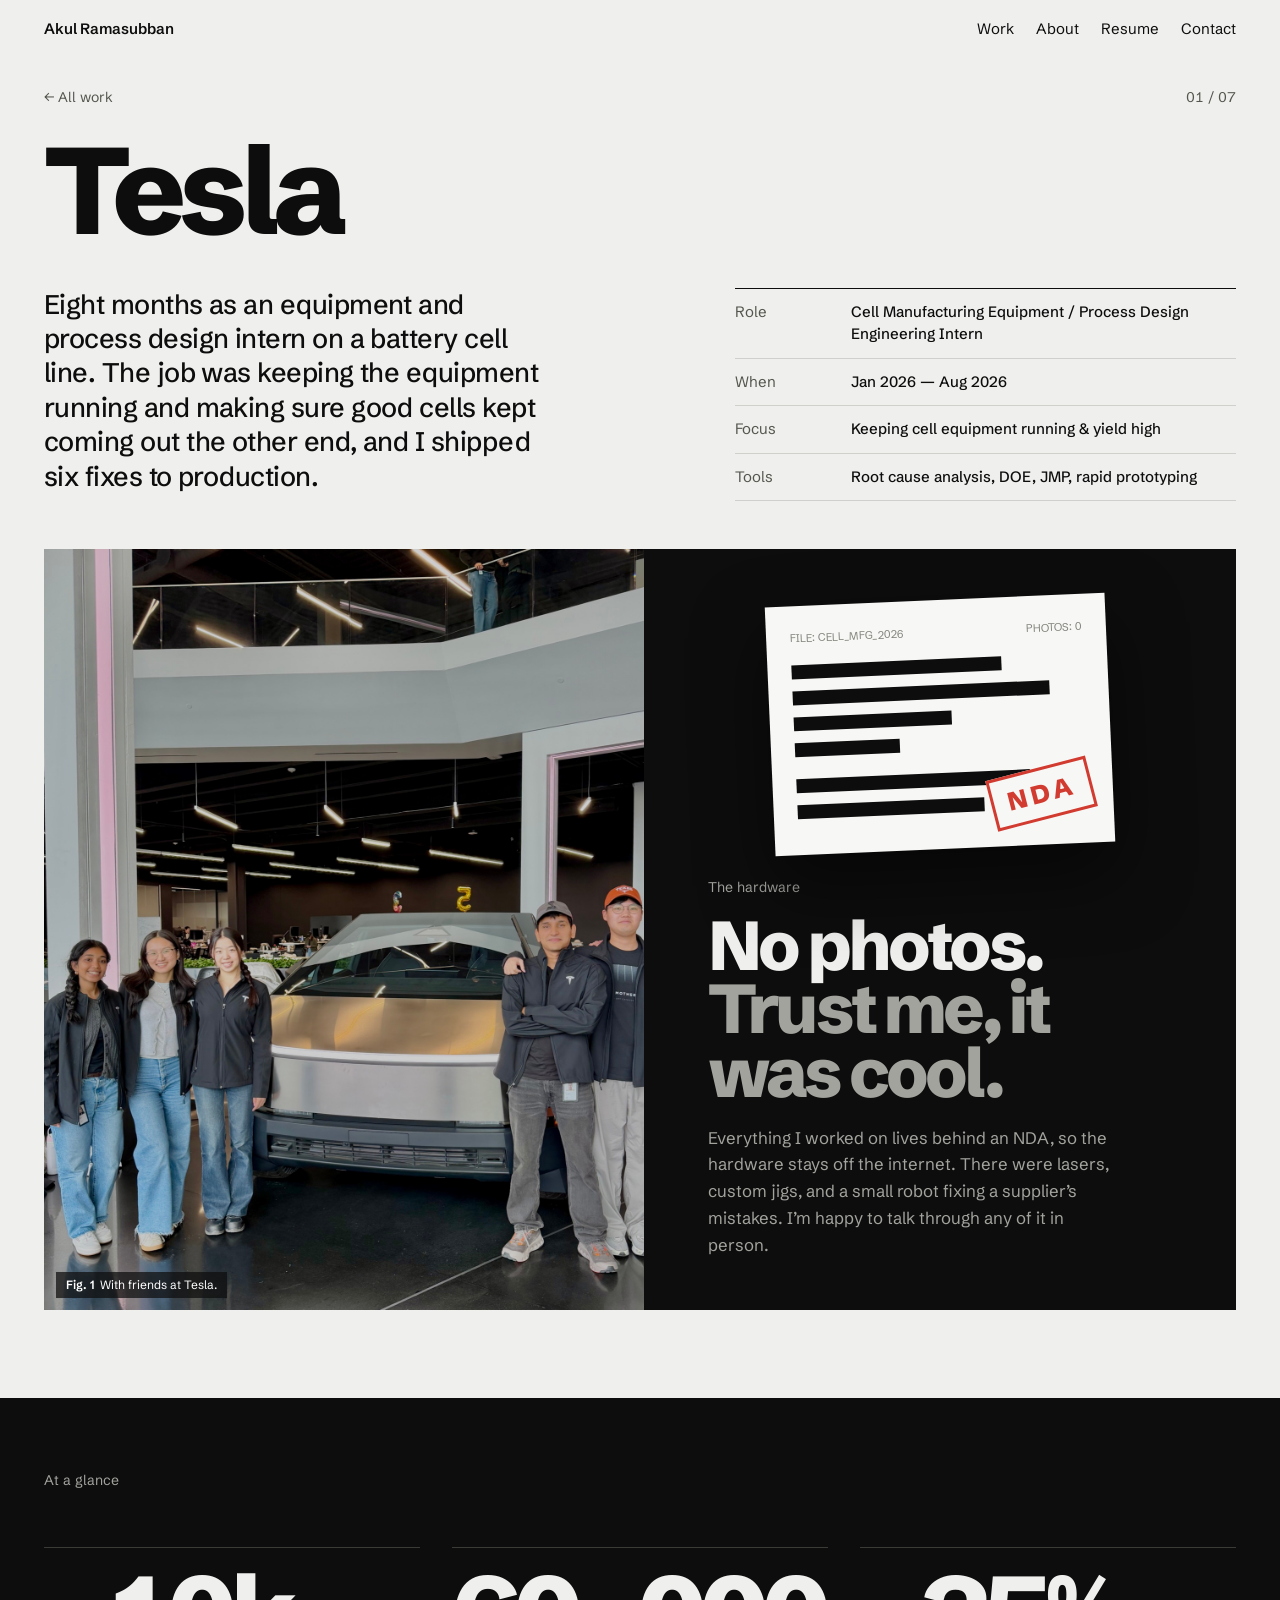
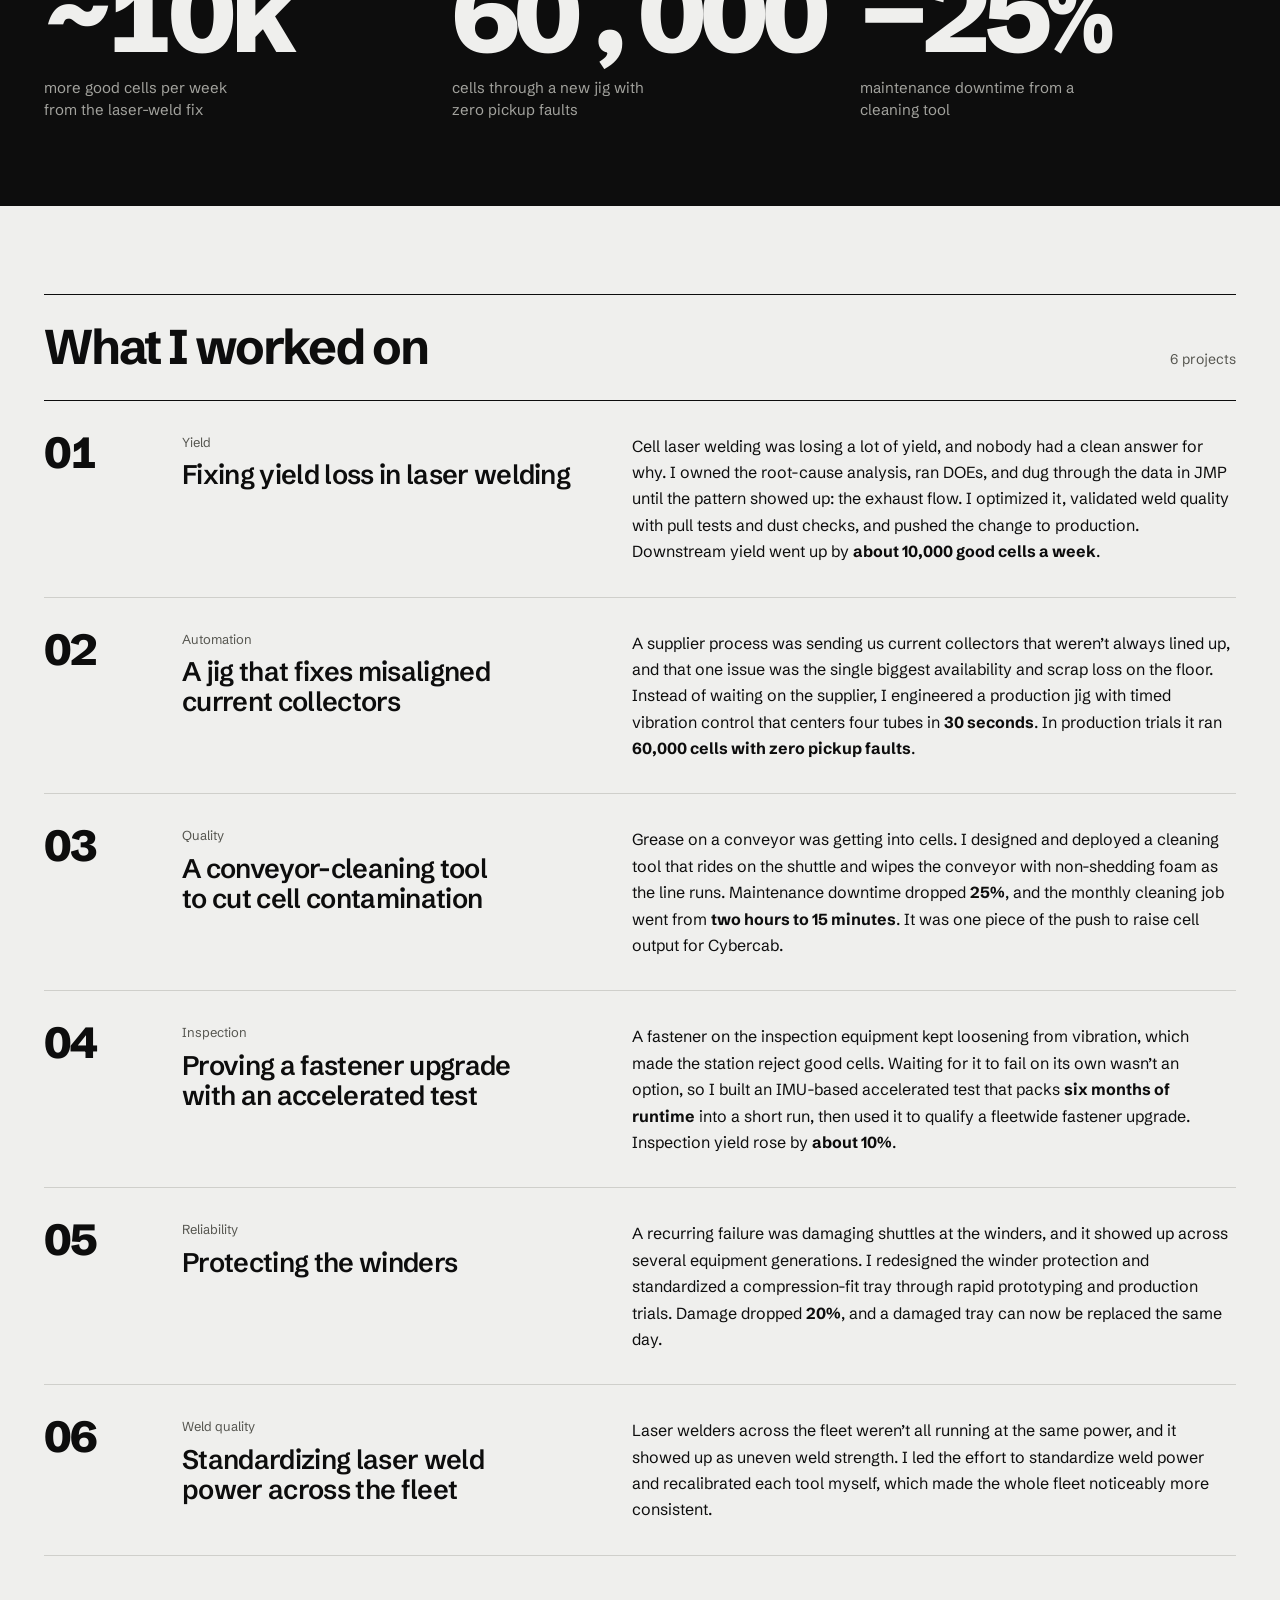
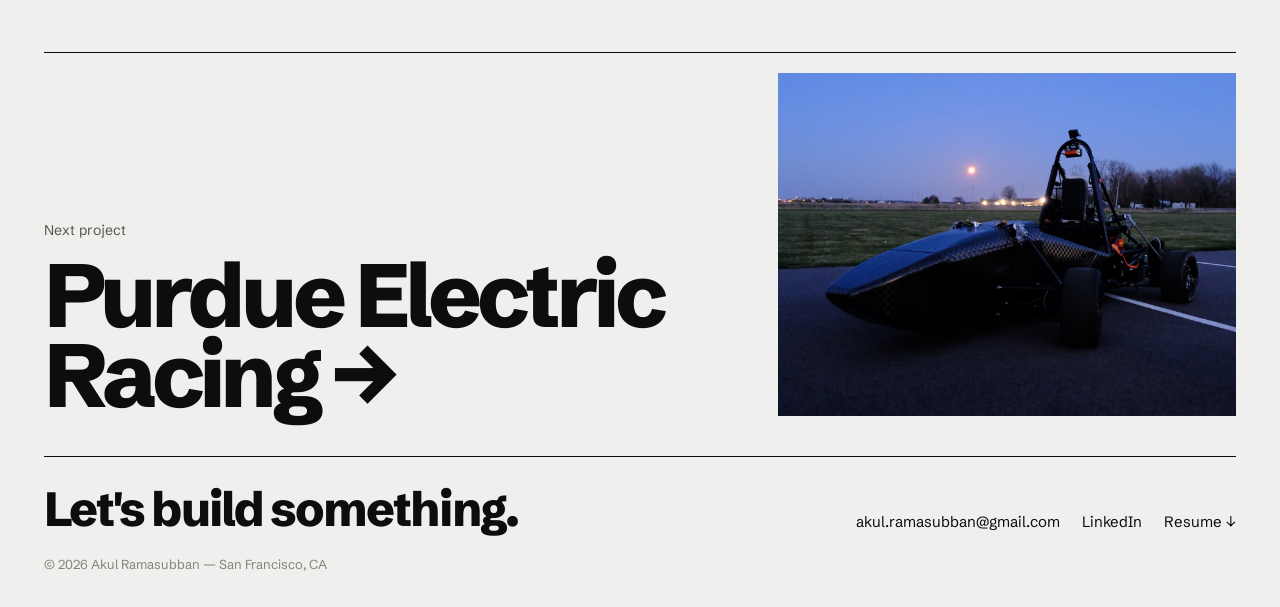
<file: projects/tesla.html>
<!doctype html>
<html lang="en">
<head>
<meta charset="UTF-8">
<meta name="viewport" content="width=device-width, initial-scale=1">
<title>Tesla — Akul Ramasubban</title>
<meta name="description" content="Eight months on a Tesla battery cell manufacturing line: test jigs, automation, and laser-weld yield.">
<meta property="og:title" content="Tesla — Akul Ramasubban">
<meta property="og:description" content="Eight months on a Tesla battery cell manufacturing line: test jigs, automation, and laser-weld yield.">
<link rel="preconnect" href="https://fonts.googleapis.com">
<link rel="preconnect" href="https://fonts.gstatic.com" crossorigin>
<link href="https://fonts.googleapis.com/css2?family=Schibsted+Grotesk:wght@400;500;600;700;800&display=swap" rel="stylesheet">
<link rel="stylesheet" href="../styles.css?v=7">
<script type="text/javascript">
    (function(c,l,a,r,i,t,y){
        c[a]=c[a]||function(){(c[a].q=c[a].q||[]).push(arguments)};
        t=l.createElement(r);t.async=1;t.src="https://www.clarity.ms/tag/"+i;
        y=l.getElementsByTagName(r)[0];y.parentNode.insertBefore(t,y);
    })(window, document, "clarity", "script", "yq788i6fkq");
</script>
</head>
<body>
<div class="wrap">
  <header>
    <a class="brand" href="../index.html">Akul Ramasubban</a>
    <nav>
      <a href="../index.html#work">Work</a>
      <a href="../index.html#about">About</a>
      <a href="../assets/resume.pdf" data-goatcounter-click="resume-download">Resume</a>
      <div class="nav-contact">
        <button class="contact-toggle" type="button" aria-haspopup="true" aria-expanded="false">Contact</button>
        <div class="contact-panel" role="menu">
          <a href="mailto:akul.ramasubban@gmail.com" data-goatcounter-click="email-click" role="menuitem">
            <svg viewBox="0 0 24 24" fill="none" stroke-width="1.6"><rect x="3" y="5" width="18" height="14" rx="1.5"/><path d="M4 6.5l8 6 8-6"/></svg>
            akul.ramasubban@gmail.com
          </a>
          <a href="tel:+16503137267" data-goatcounter-click="phone-click" role="menuitem">
            <svg viewBox="0 0 24 24" fill="none" stroke-width="1.6"><path d="M5 4h4l1.5 4-2 2c1 2.5 3 4.5 5.5 5.5l2-2 4 1.5v4c0 .8-.7 1.5-1.5 1.5C10.5 20.5 3.5 13.5 3.5 5.5 3.5 4.7 4.2 4 5 4z"/></svg>
            (650) 313-7267
          </a>
          <a href="https://www.linkedin.com/in/akulramasubban/" data-goatcounter-click="linkedin-click" target="_blank" rel="noopener" role="menuitem">
            <span class="badge">in</span>
            linkedin.com/in/akulramasubban
          </a>
        </div>
      </div>
    </nav>
  </header>

  <div class="cs-bar"><a href="../index.html#work">← All work</a><span class="ix">01 / 07</span></div>
  <h1 class="cs-title">Tesla</h1>
  <div class="cs-intro">
    <p class="cs-lede">Eight months as an equipment and process design intern on a battery cell line. The job was keeping the equipment running and making sure good cells kept coming out the other end, and I shipped six fixes to production.</p>
    <dl class="cs-spec"><div><dt>Role</dt><dd>Cell Manufacturing Equipment / Process Design Engineering Intern</dd></div><div><dt>When</dt><dd>Jan 2026 — Aug 2026</dd></div><div><dt>Focus</dt><dd>Keeping cell equipment running &amp; yield high</dd></div><div><dt>Tools</dt><dd>Root cause analysis, DOE, JMP, rapid prototyping</dd></div></dl>
  </div>

  <div class="cs-split">
    <figure style="--ar:0.93"><a class="ph" href="../assets/images/tesla/tesla-team.jpg"><img src="../assets/images/tesla/tesla-team.jpg" alt="Akul with five friends at Tesla, standing in front of a vehicle in the office atrium"></a><figcaption><b>Fig. 1</b> With friends at Tesla.</figcaption></figure>
  <div class="cs-dark stack">
    <div class="doc" aria-hidden="true">
      <div class="doc-head"><span>FILE: CELL_MFG_2026</span><span>PHOTOS: 0</span></div>
      <span class="bar" style="width:72%"></span>
      <span class="bar" style="width:88%"></span>
      <span class="bar" style="width:54%"></span>
      <span class="bar short" style="width:36%"></span>
      <span class="bar" style="width:80%"></span>
      <span class="bar" style="width:64%"></span>
      <div class="stamp">NDA</div>
    </div>
    <div>
      <div class="k">The hardware</div>
      <h2>No photos.<br><em>Trust me, it was cool.</em></h2>
      <p>Everything I worked on lives behind an NDA, so the hardware stays off the internet.
        There were lasers, custom jigs, and a small robot fixing a supplier&rsquo;s mistakes. I&rsquo;m happy to talk
        through any of it in person.</p>
    </div>
  </div>
  </div>

  <section class="cs-band">
    <div class="k">At a glance</div>
    
    <div class="cs-nums"><div><b>~10k</b><span>more good cells per week from the laser-weld fix</span></div><div><b>60,000</b><span>cells through a new jig with zero pickup faults</span></div><div><b>&minus;25%</b><span>maintenance downtime from a cleaning tool</span></div></div>
  </section>

  <section class="cs-media">
    <div class="cs-media-h"><h2>What I worked on</h2><span>6 projects</span></div>
    <div class="cs-list">
      <article class="cs-item">
        <div class="n">01</div>
        <div><span class="kind">Yield</span><h3>Fixing yield loss in laser welding</h3></div>
        <p>Cell laser welding was losing a lot of yield, and nobody had a clean answer for why. I owned the root-cause analysis, ran DOEs, and dug through the data in JMP until the pattern showed up: the exhaust flow. I optimized it, validated weld quality with pull tests and dust checks, and pushed the change to production. Downstream yield went up by <strong>about 10,000 good cells a week</strong>.</p>
      </article>
      <article class="cs-item">
        <div class="n">02</div>
        <div><span class="kind">Automation</span><h3>A jig that fixes misaligned current collectors</h3></div>
        <p>A supplier process was sending us current collectors that weren&rsquo;t always lined up, and that one issue was the single biggest availability and scrap loss on the floor. Instead of waiting on the supplier, I engineered a production jig with timed vibration control that centers four tubes in <strong>30 seconds</strong>. In production trials it ran <strong>60,000 cells with zero pickup faults</strong>.</p>
      </article>
      <article class="cs-item">
        <div class="n">03</div>
        <div><span class="kind">Quality</span><h3>A conveyor-cleaning tool to cut cell contamination</h3></div>
        <p>Grease on a conveyor was getting into cells. I designed and deployed a cleaning tool that rides on the shuttle and wipes the conveyor with non-shedding foam as the line runs. Maintenance downtime dropped <strong>25%</strong>, and the monthly cleaning job went from <strong>two hours to 15 minutes</strong>. It was one piece of the push to raise cell output for Cybercab.</p>
      </article>
      <article class="cs-item">
        <div class="n">04</div>
        <div><span class="kind">Inspection</span><h3>Proving a fastener upgrade with an accelerated test</h3></div>
        <p>A fastener on the inspection equipment kept loosening from vibration, which made the station reject good cells. Waiting for it to fail on its own wasn&rsquo;t an option, so I built an IMU-based accelerated test that packs <strong>six months of runtime</strong> into a short run, then used it to qualify a fleetwide fastener upgrade. Inspection yield rose by <strong>about 10%</strong>.</p>
      </article>
      <article class="cs-item">
        <div class="n">05</div>
        <div><span class="kind">Reliability</span><h3>Protecting the winders</h3></div>
        <p>A recurring failure was damaging shuttles at the winders, and it showed up across several equipment generations. I redesigned the winder protection and standardized a compression-fit tray through rapid prototyping and production trials. Damage dropped <strong>20%</strong>, and a damaged tray can now be replaced the same day.</p>
      </article>
      <article class="cs-item">
        <div class="n">06</div>
        <div><span class="kind">Weld quality</span><h3>Standardizing laser weld power across the fleet</h3></div>
        <p>Laser welders across the fleet weren&rsquo;t all running at the same power, and it showed up as uneven weld strength. I led the effort to standardize weld power and recalibrated each tool myself, which made the whole fleet noticeably more consistent.</p>
      </article>
    </div>
  </section>

  <a class="cs-next" href="battery-pack.html">
    <span><span class="k">Next project</span><span class="t">Purdue Electric Racing <span class="ar">→</span></span></span>
    <span class="ph"><img src="../assets/images/battery-pack/per-car.jpg" alt="" loading="lazy"></span>
  </a>

  <footer id="contact">
    <div class="fgrid">
      <div class="brand">Let's build something.</div>
      <div class="flinks">
        <a href="mailto:akul.ramasubban@gmail.com" data-goatcounter-click="email-click">akul.ramasubban@gmail.com</a>
        <a href="https://www.linkedin.com/in/akulramasubban/" data-goatcounter-click="linkedin-click">LinkedIn</a>
        <a href="../assets/resume.pdf" data-goatcounter-click="resume-download">Resume ↓</a>
      </div>
    </div>
    <div class="fprint">© 2026 Akul Ramasubban — San Francisco, CA</div>
  </footer>
</div>
<script src="../script.js?v=7"></script>
<script data-goatcounter="https://akram.goatcounter.com/count" async src="//gc.zgo.at/count.js"></script>
</body>
</html>
</file>
<file: styles.css>
/* ---- design system: "Index" ----
   color   : warm-neutral grey paper, near-black ink, no accent color.
             The photos supply all the color on the page.
   type    : Schibsted Grotesk for everything; hierarchy comes from size,
             weight and tight tracking on the big lines.
   layout  : full-width canvas. Home page is a big name, a photo strip and
             a project index (one photo per row). Case studies live under
             /projects/ and share the same header, footer and tokens.
*/
:root{
  --bg:#efefed; --bg-raised:#f7f7f5; --bg-card:#f7f7f5; --ph:#dcdcd8;
  --line:#cfcfcb; --line-strong:#9c9c97;
  --text:#0d0d0d; --text-dim:#55554f; --text-faint:#84847e;
  --band:#0d0d0d; --on-band:#efefed; --on-band-dim:#a3a39e; --band-line:#3a3a37; --red:#d23b30;
  color-scheme:light;
}

*{box-sizing:border-box;}
html,body{background:var(--bg); overflow-x:clip;}
html{scroll-behavior:smooth;}
body{
  margin:0; color:var(--text);
  font-family:'Schibsted Grotesk',system-ui,-apple-system,sans-serif;
  font-size:16px; line-height:1.5; -webkit-font-smoothing:antialiased;
}
.display,.mono{font-family:inherit;}
a{color:inherit;}
h1,h2,h3{text-wrap:balance; margin:0;}
p{margin:0;}
img{max-width:100%;}
::selection{background:var(--text); color:var(--bg);}
a:focus-visible, button:focus-visible{outline:2px solid var(--text); outline-offset:3px;}
@media (prefers-reduced-motion:reduce){ html{scroll-behavior:auto;} *{transition:none!important;} }

.wrap{max-width:1500px; margin:0 auto; padding-inline:clamp(16px,3.5vw,44px);}

/* ---------- header ---------- */
header{position:relative; display:flex; align-items:center; justify-content:space-between; padding-block:18px; gap:14px; flex-wrap:wrap; font-size:15px;}
.brand{font-weight:600; text-decoration:none;}
nav{display:flex; gap:22px; flex-wrap:wrap; align-items:center;}
nav a, .contact-toggle{text-decoration:none; color:var(--text);}
nav a:hover, .contact-toggle:hover, .contact-toggle[aria-expanded="true"]{text-decoration:underline; text-underline-offset:4px;}

.nav-contact{position:relative;}
.contact-toggle{background:none; border:none; padding:0; margin:0; cursor:pointer; font:inherit;}
.contact-panel{
  display:none; flex-direction:column;
  position:absolute; top:calc(100% + 12px); right:0; min-width:280px;
  background:var(--bg-raised); border:1px solid var(--text); z-index:50;
}
.contact-panel.open{display:flex;}
.contact-panel a{
  display:flex; align-items:center; gap:12px; padding:12px 14px;
  text-decoration:none; color:var(--text); font-size:15px; border-bottom:1px solid var(--line);
}
.contact-panel a:last-child{border-bottom:none;}
.contact-panel a:hover{background:var(--ph);}
.contact-panel a svg{width:16px; height:16px; flex-shrink:0; stroke:currentColor;}
.contact-panel .badge{font-size:11px; font-weight:700; border:1px solid var(--text); padding:0 4px; flex-shrink:0;}

/* ---------- home: hero ---------- */
.name{font-size:clamp(3.2rem,12.5vw,11rem); font-weight:800; letter-spacing:-.055em; line-height:.86; margin:40px 0 0;}
.sub{display:grid; grid-template-columns:repeat(4,1fr); gap:20px; padding-block:28px 40px; font-size:15px;}
.sub > *{min-width:0;}
.sub .k{color:var(--text-dim); display:block;}
.sub p{grid-column:span 2; max-width:50ch;}
.status-dot{display:inline-block; width:8px; height:8px; border-radius:50%; background:#2f9e5b; margin-right:8px; vertical-align:1px;}

.strip{display:grid; grid-template-columns:2fr 1fr 1fr; gap:8px;}
.strip figure{margin:0; position:relative; aspect-ratio:4/3; overflow:hidden; background:var(--ph);}
.strip figure:first-child{aspect-ratio:auto;}
.strip img{position:absolute; inset:0; width:100%; height:100%; object-fit:cover; display:block;}
.strip figcaption{position:absolute; left:10px; bottom:8px; font-size:12px; color:#fff; text-shadow:0 1px 6px rgba(0,0,0,.6);}

/* ---------- home: project index ---------- */
.idx{margin-top:72px; scroll-margin-top:16px;}
.idx-top{display:flex; justify-content:space-between; align-items:baseline; gap:12px; margin-bottom:18px;}
.idx-top h2{font-size:clamp(1.6rem,3vw,2.4rem); font-weight:700; letter-spacing:-.03em;}
.idx-top span{font-size:15px; color:var(--text-dim);}
.idx-h, .row{
  display:grid; gap:16px 28px;
  grid-template-columns:clamp(170px,24vw,340px) minmax(0,3fr) minmax(0,1.6fr) minmax(0,1fr) 28px;
}
.idx-h{font-size:13px; color:var(--text-dim); padding-bottom:10px; border-bottom:1px solid var(--text);}
.row{padding-block:22px; border-bottom:1px solid var(--line); text-decoration:none; align-items:center;}
.row > *{min-width:0;}
.row .mini{display:block; position:relative; aspect-ratio:4/3; overflow:hidden; background:var(--ph);}
.row .mini img{position:absolute; inset:0; width:100%; height:100%; object-fit:cover; display:block; transition:transform .35s;}
.row .mini.fit img{object-fit:contain; padding:10%; background:#fff;}
.row:hover .mini img{transform:scale(1.04);}
.row .mini.soon{display:grid; place-items:center; font-size:13px; color:var(--text-dim);}
.row .tag{position:absolute; left:8px; top:8px; font-size:11px; font-weight:600; background:var(--bg); padding:2px 7px;}
.row .t{font-size:clamp(1.25rem,2.2vw,1.9rem); font-weight:600; letter-spacing:-.02em; line-height:1.15; display:block;}
.row .d{display:block; margin-top:8px; font-size:15px; color:var(--text-dim); max-width:44ch;}
.row .r, .row .y{font-size:15px; color:var(--text-dim);}
.row .y b{display:block; font-weight:500; color:var(--text);}
.row .ar{text-align:right; font-size:20px; transition:transform .2s;}
.row:hover .t{text-decoration:underline; text-decoration-thickness:2px; text-underline-offset:5px;}
.row:hover .ar{transform:translate(3px,-3px);}

/* ---------- home: about ---------- */
.about{display:grid; grid-template-columns:1fr 1fr; gap:40px; padding-block:88px 56px; scroll-margin-top:16px;}
.about > *{min-width:0;}
.about .big{font-size:clamp(1.6rem,3.4vw,2.6rem); font-weight:600; letter-spacing:-.03em; line-height:1.12;}
.about p{max-width:56ch; line-height:1.65;}
.about p + p{margin-top:14px;}
.facts{display:grid; grid-template-columns:auto 1fr; gap:10px 24px; margin-top:28px; padding-top:20px; border-top:1px solid var(--line); font-size:15px;}
.facts dt{color:var(--text-dim);}
.facts dd{margin:0;}
.press-card{display:block; margin-top:28px; padding:16px 18px; border:1px solid var(--text); text-decoration:none; transition:background .2s;}
.press-card:hover{background:var(--bg-raised);}
.press-k{display:block; font-size:13px; color:var(--text-dim);}
.press-title{display:block; font-size:1.1rem; font-weight:600; line-height:1.35; margin-top:4px;}
.press-cta{display:block; margin-top:8px; font-size:14px; text-decoration:underline; text-underline-offset:3px;}

/* ---------- footer ---------- */
footer{margin-top:40px; border-top:1px solid var(--text); padding-block:28px 32px;}
.fgrid{display:flex; justify-content:space-between; align-items:flex-end; gap:20px; flex-wrap:wrap;}
footer .brand{font-size:clamp(1.6rem,4vw,3rem); font-weight:800; letter-spacing:-.04em; line-height:1;}
.flinks{display:flex; gap:8px 22px; flex-wrap:wrap; font-size:15px;}
.flinks a{text-decoration:none;}
.flinks a:hover{text-decoration:underline; text-underline-offset:4px;}
.fprint{font-size:13px; color:var(--text-faint); margin-top:22px;}

/* ---------- case study ---------- */
.cs-bar{display:flex; justify-content:space-between; gap:12px; padding-top:28px; font-size:14px; color:var(--text-dim);}
.cs-bar a{text-decoration:none; color:var(--text-dim);}
.cs-bar a:hover{color:var(--text); text-decoration:underline; text-underline-offset:3px;}
.cs-bar .ix{font-variant-numeric:tabular-nums;}
.cs-title{font-size:clamp(3rem,9.6vw,9.5rem); font-weight:800; letter-spacing:-.055em; line-height:.88; margin-top:28px; max-width:13ch;}
.cs-intro{display:grid; grid-template-columns:minmax(0,1.25fr) minmax(0,1fr); gap:32px 64px; padding-block:44px 48px; align-items:start;}
.cs-lede{font-size:clamp(1.3rem,2.1vw,1.8rem); line-height:1.28; letter-spacing:-.02em; font-weight:500; max-width:30ch;}
.cs-spec{margin:0; border-top:1px solid var(--text);}
.cs-spec div{display:grid; grid-template-columns:100px minmax(0,1fr); gap:16px; padding-block:12px; border-bottom:1px solid var(--line); font-size:15px;}
.cs-spec dt{color:var(--text-dim);}
.cs-spec dd{margin:0; font-weight:500;}

/* media rows: every figure keeps its true shape and the row shares one height */
.cs-row{display:flex; gap:8px; align-items:flex-start;}
.cs-row + .cs-row{margin-top:28px;}
.cs-row figure{margin:0; flex:var(--ar) 1 0; min-width:0;}
.ph{position:relative; display:block; aspect-ratio:var(--ar); overflow:hidden; background:var(--ph);}
.ph img, .ph video{position:absolute; inset:0; width:100%; height:100%; object-fit:cover; display:block; transition:transform .45s ease;}
a.ph{cursor:zoom-in;}
a.ph:hover img{transform:scale(1.03);}
.cs-row figcaption{font-size:13px; color:var(--text-dim); padding-top:10px; line-height:1.4;}
.cs-row figcaption b{color:var(--text); font-weight:600; margin-right:4px;}
.vid-tag{position:absolute; left:12px; top:12px; display:flex; gap:7px; align-items:center; background:rgba(13,13,13,.72); color:#fff; font-size:12px; padding:4px 10px;}
.vid-tag::before{content:""; width:6px; height:6px; border-radius:50%; background:var(--red);}

/* full-bleed black results band */
.cs-band{
  margin-inline:calc(50% - 50vw); padding-inline:calc(50vw - 50%);
  margin-block:88px; padding-block:72px 84px; background:var(--band); color:var(--on-band);
}
.cs-band .k{font-size:14px; color:var(--on-band-dim);}
.cs-band .note{font-size:clamp(1.3rem,2.2vw,1.9rem); font-weight:500; letter-spacing:-.02em; line-height:1.25; max-width:34ch; margin-top:10px;}
.cs-nums{display:grid; grid-template-columns:repeat(3,minmax(0,1fr)); gap:32px; margin-top:56px;}
.cs-nums div{border-top:1px solid var(--band-line); padding-top:18px;}
.cs-nums b{display:block; font-size:clamp(3.2rem,8.4vw,8rem); font-weight:800; letter-spacing:-.055em; line-height:.9; font-variant-numeric:tabular-nums; white-space:nowrap;}
.cs-nums span{display:block; margin-top:14px; font-size:15px; color:var(--on-band-dim); max-width:24ch;}

/* chapters: heading sticks while the text scrolls */
.cs-ch{display:grid; grid-template-columns:minmax(0,1fr) minmax(0,1.6fr); gap:20px 64px; padding-block:28px 64px; border-top:1px solid var(--text);}
.cs-ch-h{position:sticky; top:24px; align-self:start;}
.cs-ch-h span{font-size:14px; color:var(--text-dim); font-variant-numeric:tabular-nums;}
.cs-ch-h h2{font-size:clamp(2rem,3.8vw,3.4rem); font-weight:700; letter-spacing:-.045em; line-height:.98; margin-top:10px;}
.cs-ch-b{padding-top:30px;}
.cs-ch-b p{font-size:clamp(1.05rem,1.3vw,1.2rem); line-height:1.65; max-width:60ch;}
.cs-ch-b p + p{margin-top:18px;}
.cs-ch-b .pill{display:inline-flex; align-items:center; gap:10px; margin-top:22px; border:1px solid var(--text); padding:8px 14px; font-size:15px;}
.cs-ch-b .pill::before{content:""; width:8px; height:8px; border-radius:50%; background:#2f9e5b; flex:none;}

.cs-media{padding-block:28px 72px; border-top:1px solid var(--text);}
.cs-media-h{display:flex; justify-content:space-between; align-items:baseline; gap:12px; margin-bottom:28px; flex-wrap:wrap;}
.cs-media-h h2{font-size:clamp(2rem,3.8vw,3.4rem); font-weight:700; letter-spacing:-.045em; line-height:1;}
.cs-media-h span{font-size:14px; color:var(--text-dim);}
.cs-hero{margin-bottom:24px;}

/* numbered work list (Tesla) */
.cs-list{border-top:1px solid var(--text);}
.cs-item{display:grid; grid-template-columns:90px minmax(0,1fr) minmax(0,1.5fr); gap:12px 48px; padding-block:32px; border-bottom:1px solid var(--line);}
.cs-item .n{font-size:clamp(2rem,3.4vw,3rem); font-weight:800; letter-spacing:-.05em; line-height:.9; font-variant-numeric:tabular-nums;}
.cs-item .kind{display:block; font-size:13px; color:var(--text-dim); margin-bottom:8px;}
.cs-item h3{font-size:clamp(1.35rem,2.1vw,1.9rem); font-weight:600; letter-spacing:-.025em; line-height:1.12;}
.cs-item p{line-height:1.65; max-width:60ch;}

/* dark hero panel for pages without photos (Tesla, orchard) */
.cs-dark{position:relative; overflow:hidden; background:var(--band); color:var(--on-band); display:grid; grid-template-columns:minmax(0,1fr) minmax(0,1fr); gap:48px; align-items:center; padding:clamp(40px,6vw,88px) clamp(24px,5vw,72px); margin-bottom:24px;}
.cs-dark .k{display:flex; gap:8px; align-items:center; font-size:14px; color:var(--on-band-dim); margin-bottom:16px;}
.cs-dark .k .dot{width:8px; height:8px; border-radius:50%; background:#2f9e5b;}
.cs-dark h2{font-size:clamp(2.4rem,5.4vw,5rem); font-weight:800; letter-spacing:-.055em; line-height:.92;}
.cs-dark h2 em{font-style:normal; color:var(--on-band-dim);}
.cs-dark p{margin-top:20px; color:var(--on-band-dim); max-width:42ch; line-height:1.6; font-size:1.05rem;}
.doc{position:relative; background:#f7f7f5; color:#0d0d0d; padding:24px 24px 36px; display:flex; flex-direction:column; gap:12px; transform:rotate(-2.5deg); box-shadow:0 30px 70px rgba(0,0,0,.5); max-width:460px; width:100%; justify-self:center;}
.doc-head{display:flex; justify-content:space-between; gap:8px; font-size:11px; color:#84847e; margin-bottom:6px;}
.doc .bar{display:block; height:14px; background:#0d0d0d;}
.doc .bar.short{margin-bottom:10px;}
.stamp{position:absolute; right:20px; bottom:24px; transform:rotate(-12deg); border:3px solid var(--red); color:var(--red); padding:4px 14px; font-size:1.6rem; font-weight:800; letter-spacing:.14em; background:#f7f7f5;}
.stripe{position:absolute; left:0; right:0; height:10px; background:repeating-linear-gradient(135deg, var(--on-band) 0 14px, transparent 14px 28px);}
.stripe.top{top:0;} .stripe.bottom{bottom:0;}
.wip-svg{width:100%; max-width:440px; height:auto; display:block; justify-self:center;}
.wip-svg .a{stroke:var(--on-band);} .wip-svg .b{stroke:var(--on-band-dim);} .wip-svg .dim{stroke:#6b6b66;}

/* photo beside a dark panel (Tesla) */
.cs-split{display:grid; grid-template-columns:minmax(0,1fr) minmax(0,1fr); gap:8px; margin-bottom:24px; align-items:stretch;}
.cs-split figure{margin:0; position:relative;}
.cs-split .cs-dark{padding-block:clamp(32px,4vw,56px);}
.cs-split figcaption{position:absolute; left:12px; bottom:12px; background:rgba(13,13,13,.72); color:#fff; font-size:12px; padding:4px 10px;}
.cs-split figcaption b{font-weight:600; margin-right:2px;}
.cs-split .ph{aspect-ratio:var(--ar); height:100%;}
.cs-dark.stack{grid-template-columns:1fr; margin-bottom:0; align-content:center; gap:28px;}
.cs-dark.stack .doc{max-width:340px;}

/* next project */
.cs-next{display:grid; grid-template-columns:minmax(0,1.5fr) minmax(0,1fr); gap:32px 48px; align-items:end; margin-top:24px; padding-top:20px; border-top:1px solid var(--text); text-decoration:none;}
.cs-next .k{display:block; font-size:14px; color:var(--text-dim); margin-bottom:14px;}
.cs-next .t{display:block; font-size:clamp(2.6rem,7vw,6.5rem); font-weight:800; letter-spacing:-.055em; line-height:.9;}
.cs-next .ar{display:inline-block; transition:transform .25s ease;}
.cs-next:hover .ar{transform:translateX(12px);}
.cs-next .ph{aspect-ratio:4/3;}
.cs-next:hover .ph img{transform:scale(1.04);}
.cs-next .ph.empty{display:grid; place-items:center; font-size:14px; color:var(--text-dim);}

/* lightbox */
.lb{position:fixed; inset:0; z-index:100; background:rgba(13,13,13,.94); display:grid; place-items:center; padding:56px 16px 24px;}
.lb[hidden]{display:none;}
.lb figure{margin:0; display:flex; flex-direction:column; align-items:center; max-width:100%;}
.lb img{max-width:min(94vw,1700px); max-height:80vh; object-fit:contain; display:block;}
.lb figcaption{color:var(--on-band); font-size:14px; margin-top:14px; text-align:center;}
.lb-close{position:absolute; top:max(14px, env(safe-area-inset-top)); right:16px; background:none; border:1px solid var(--on-band); color:var(--on-band); font:inherit; font-size:14px; padding:6px 14px; cursor:pointer;}

/* ---------- responsive ---------- */
@media (max-width:900px){
  .cs-intro, .cs-ch, .cs-dark, .cs-next, .cs-split{grid-template-columns:1fr;}
  .cs-ch-h{position:static;}
  .cs-ch-b{padding-top:0;}
  .cs-item{grid-template-columns:64px minmax(0,1fr);}
  .cs-item p{grid-column:2;}
  /* anchor the contact panel to the full header width so it can't run off the edge */
  .nav-contact{position:static;}
  .contact-panel{left:0; right:0; top:calc(100% - 6px); min-width:0;}
  .contact-panel a{overflow-wrap:anywhere;}
}
@media (max-width:760px){
  .sub{grid-template-columns:1fr 1fr;}
  .sub p{grid-column:1 / -1;}
  .strip{grid-template-columns:1fr 1fr;}
  .strip figure:first-child{grid-column:1 / -1; aspect-ratio:16/9;}
  .idx-h{display:none;}
  .row{grid-template-columns:1fr 24px; grid-template-areas:"m m" "t a" "r r"; gap:6px 14px; padding-block:18px 24px;}
  .row .mini{grid-area:m; aspect-ratio:16/10; margin-bottom:10px;}
  .row .info{grid-area:t;}
  .row .r{grid-area:r;}
  .row .y{display:none;}
  .row .ar{grid-area:a; align-self:start;}
  .about{grid-template-columns:1fr; gap:20px; padding-block:64px 40px;}

  /* media rows become swipeable */
  .cs-row{
    overflow-x:auto; scroll-snap-type:x mandatory; overscroll-behavior-x:contain;
    margin-inline:calc(-1 * clamp(16px,3.5vw,44px)); padding-inline:clamp(16px,3.5vw,44px);
    scroll-padding-inline:clamp(16px,3.5vw,44px); scrollbar-width:none;
  }
  .cs-row::-webkit-scrollbar{display:none;}
  .cs-row figure{flex:0 0 auto; width:min(calc(var(--ar) * 300px), 84vw); scroll-snap-align:start;}
  .cs-row figure:only-child{width:100%;}
  .cs-band{margin-block:56px; padding-block:48px 56px;}
  .cs-nums{grid-template-columns:auto minmax(0,1fr); gap:0; margin-top:32px;}
  .cs-nums div{grid-column:1 / -1; display:grid; grid-template-columns:subgrid; column-gap:18px; align-items:baseline; padding-block:16px;}
  .cs-nums b{font-size:clamp(2.6rem,13vw,3.6rem);}
  .cs-nums span{margin-top:0;}
  .cs-item{grid-template-columns:1fr; gap:8px;}
  .cs-item p{grid-column:1;}
}
@media (max-width:460px){
  .sub{grid-template-columns:1fr;}
  .cs-spec div{grid-template-columns:84px minmax(0,1fr);}
}
</file>
